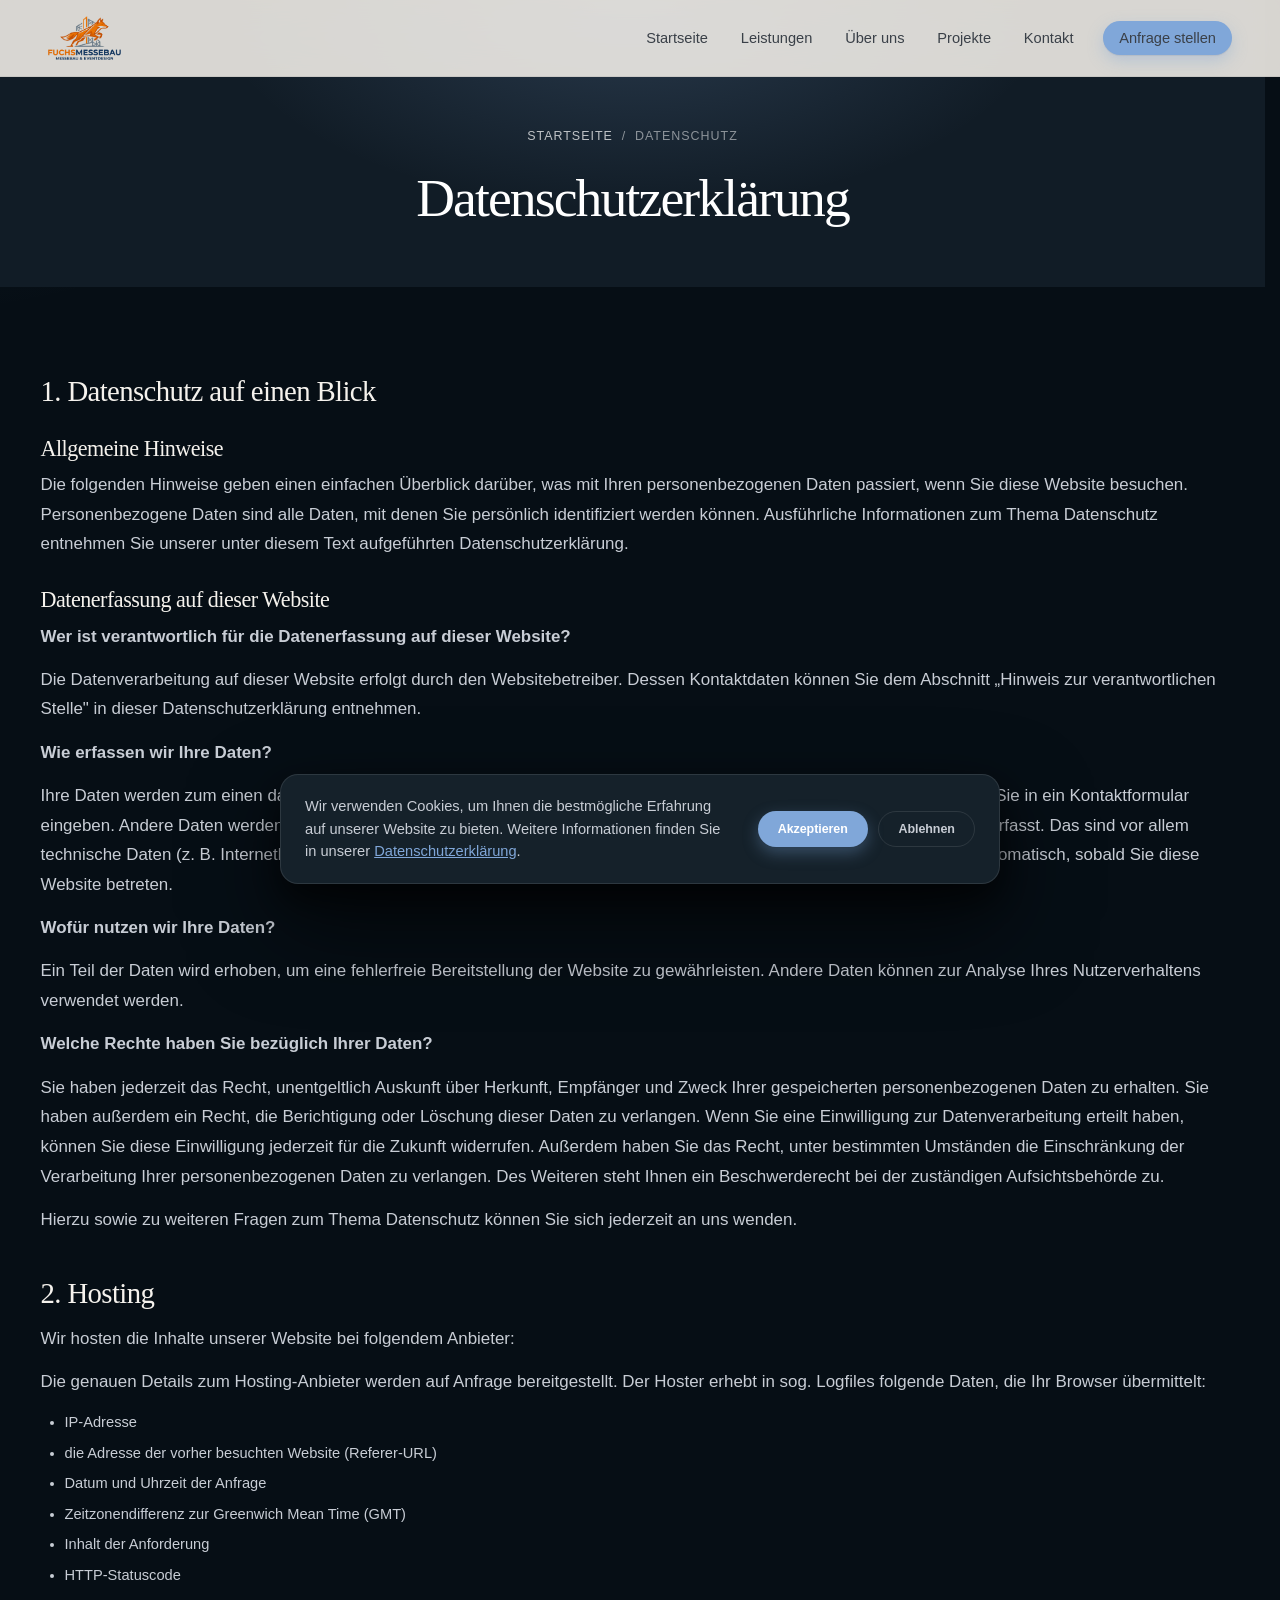
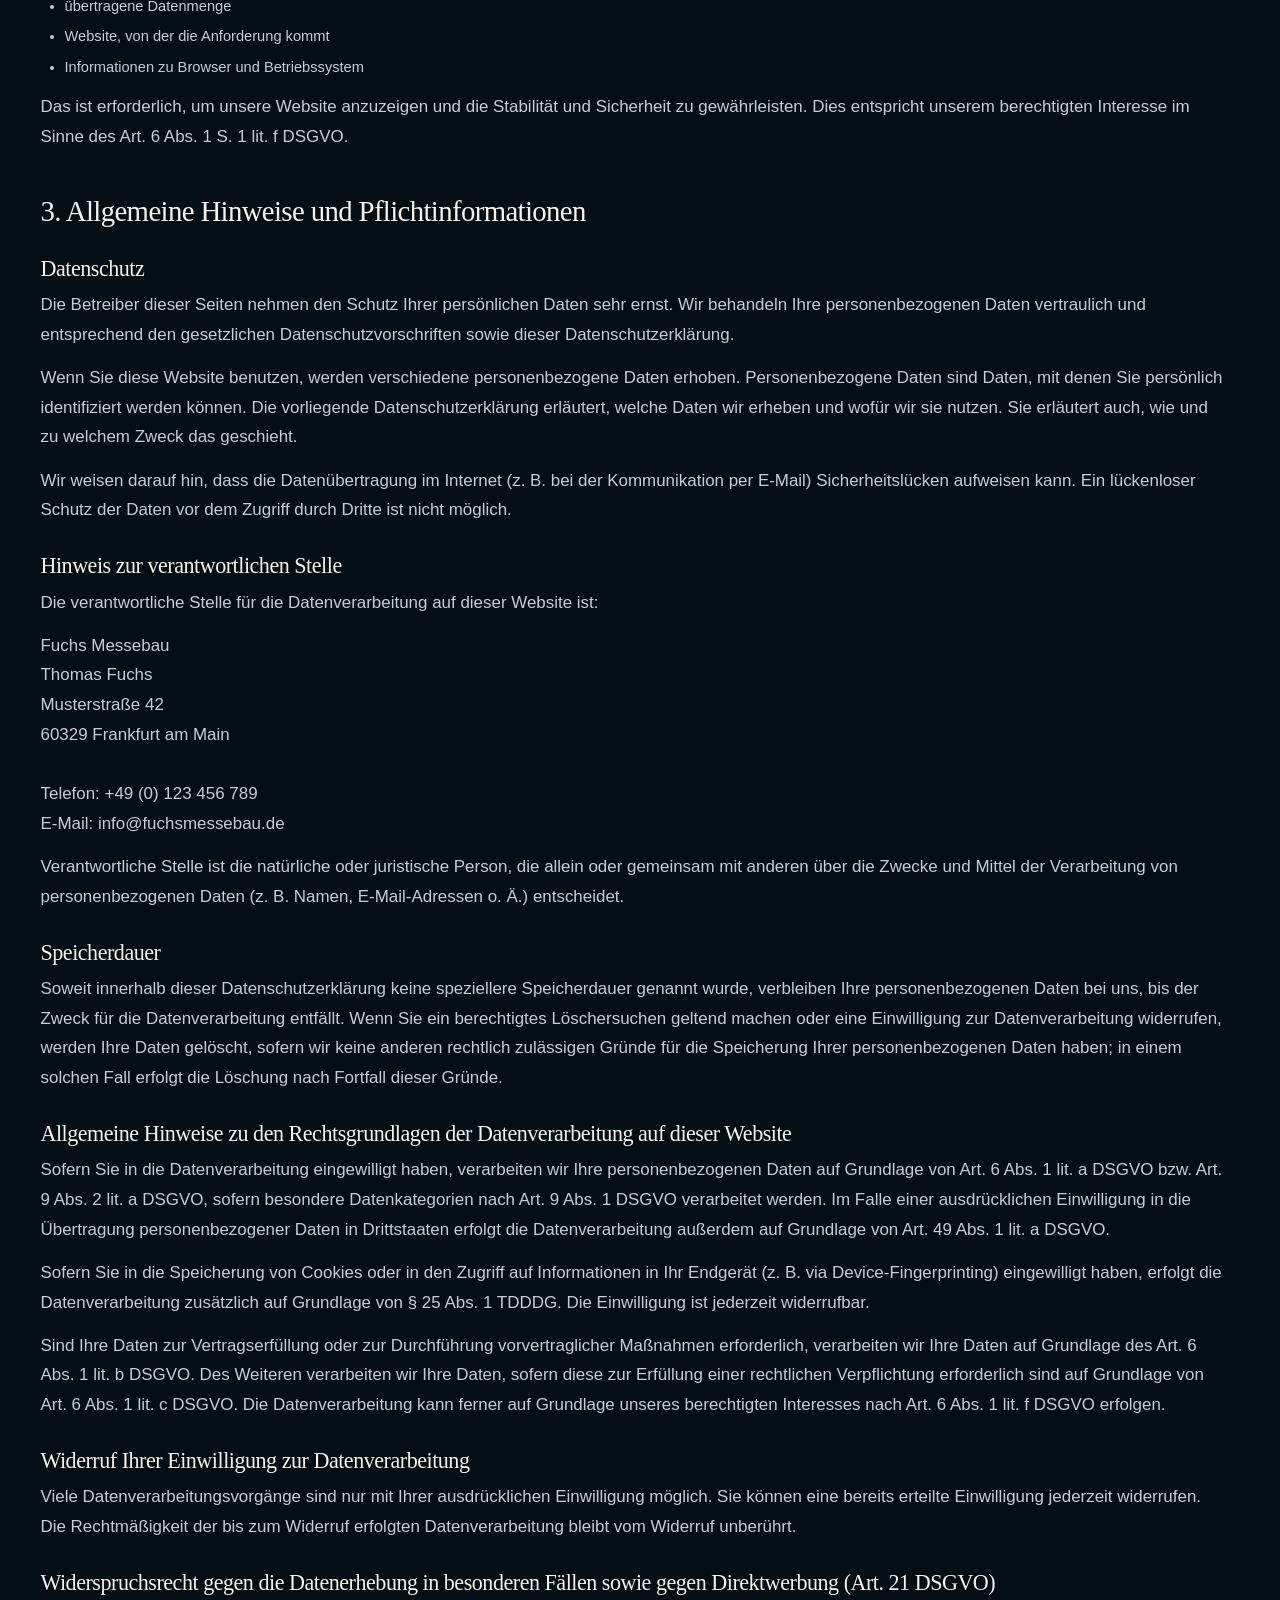
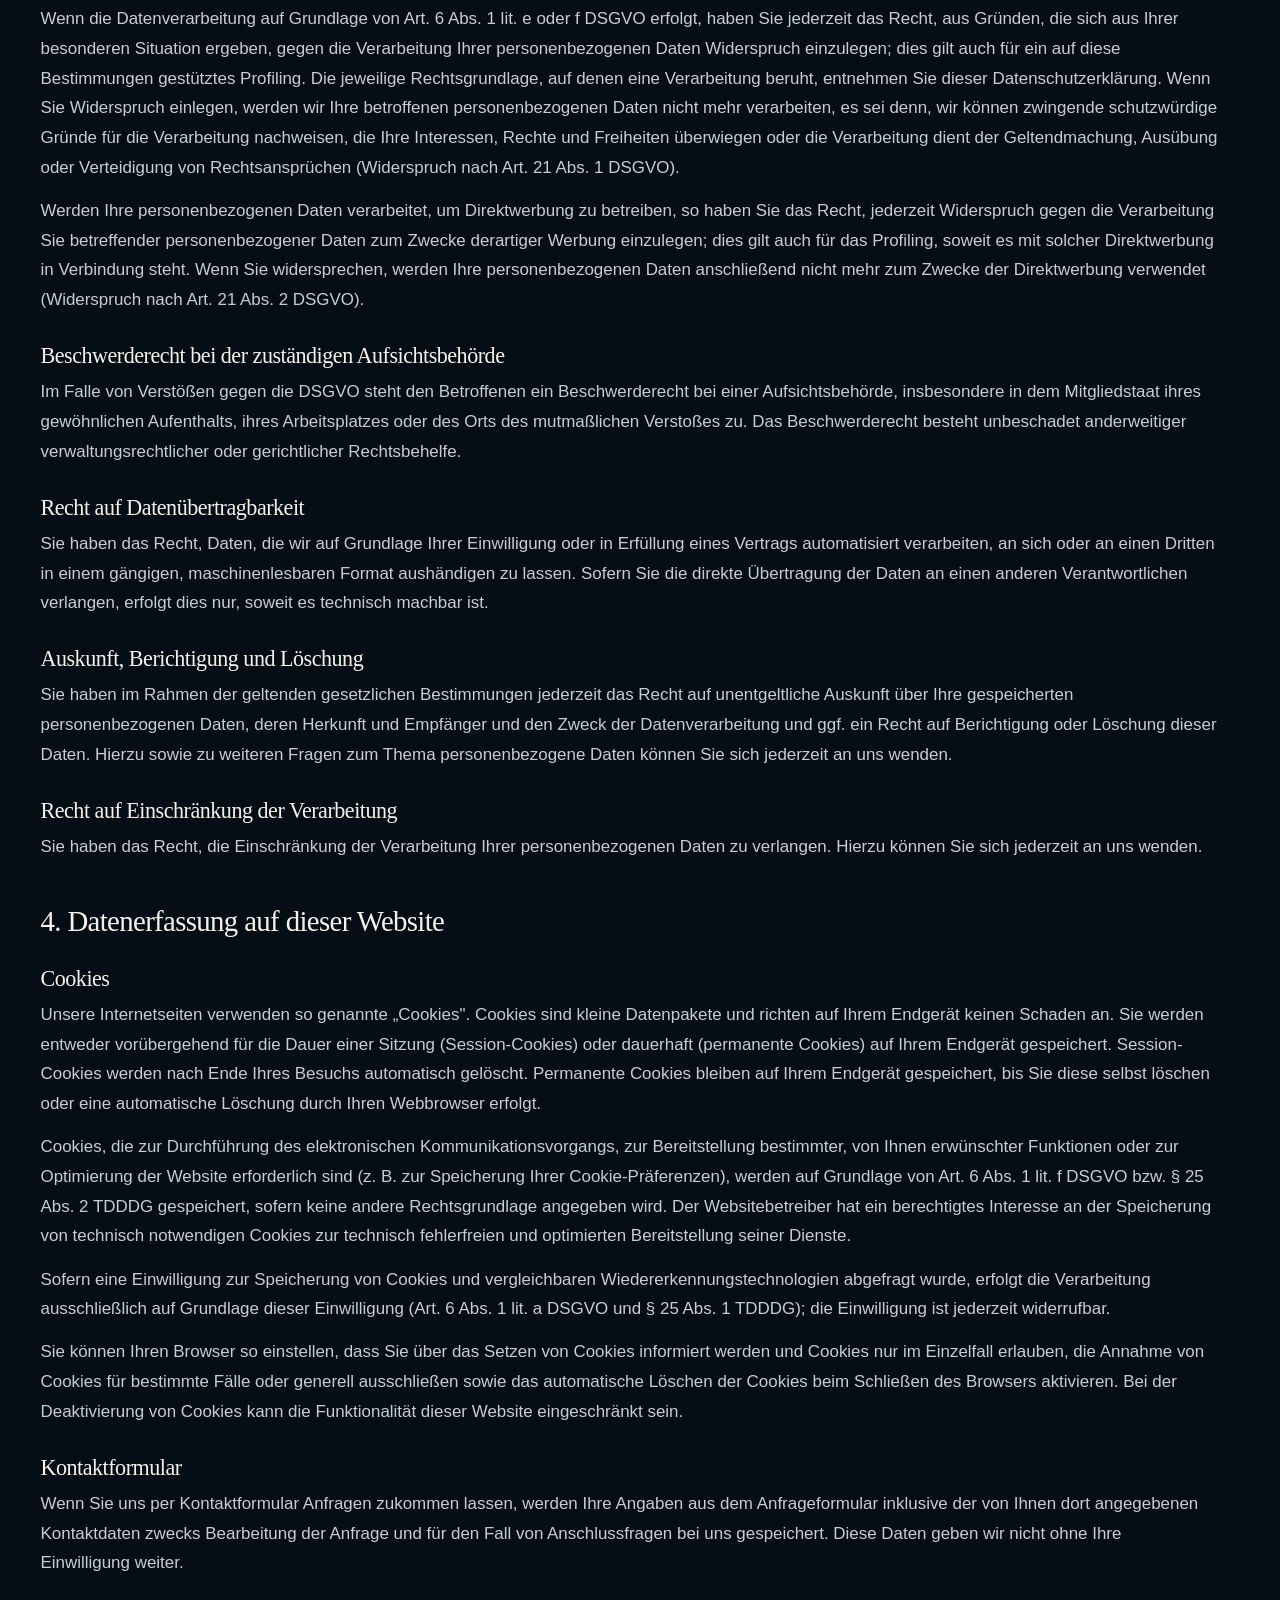
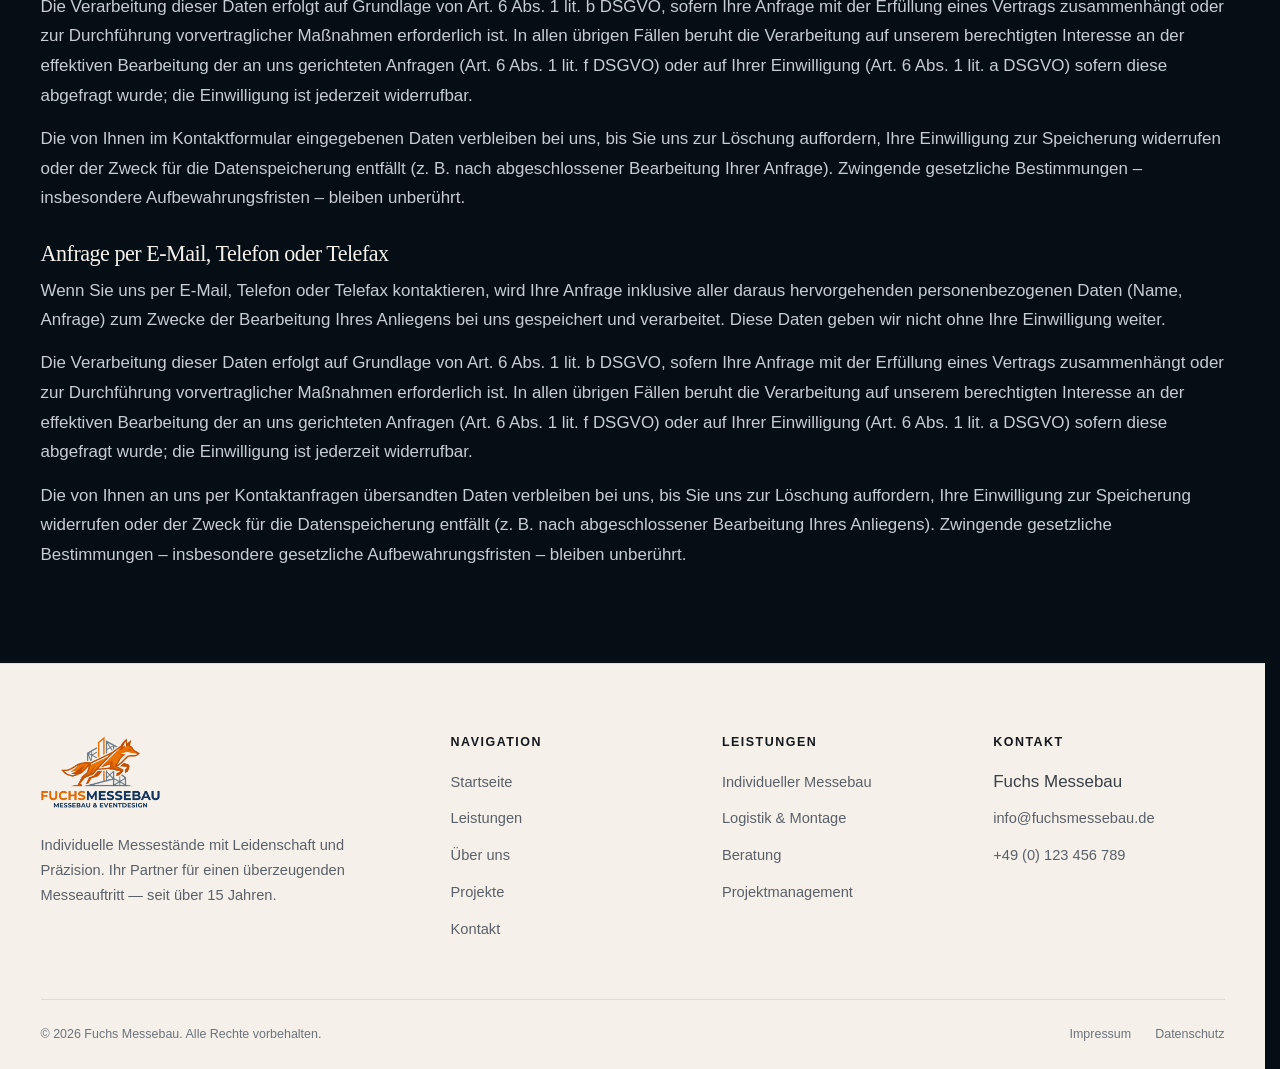
<file: datenschutz.html>
<!DOCTYPE html>
<html lang="de" data-theme="dark">
<head>
  <meta charset="UTF-8">
  <meta name="viewport" content="width=device-width, initial-scale=1.0">
  <meta name="theme-color" content="#1e3a5f">
  <link rel="icon" type="image/png" href="bilder/logo_transparent.png">
  <link rel="manifest" href="/site.webmanifest">
  <title>Datenschutzerklärung – Fuchs Messebau</title>
  <meta name="description" content="Datenschutzerklärung der Fuchs Messebau. Informationen zur Verarbeitung personenbezogener Daten gemäß DSGVO.">
  <meta name="robots" content="noindex, follow">
  <link rel="canonical" href="https://fuchsmessebau.de/datenschutz.html">
    <meta property="og:image" content="https://fuchsmessebau.de/og-image.jpg">
  <meta property="og:image:width" content="1200">
  <meta property="og:image:height" content="630">
  <meta property="og:image:alt" content="Fuchs Messebau - individuelle Messestände">
  <meta name="twitter:card" content="summary_large_image">
  <meta name="twitter:image" content="https://fuchsmessebau.de/og-image.jpg">
  <link rel="stylesheet" href="css/style.css">
</head>
<body>

  <!-- Header -->
  <header class="site-header" id="siteHeader">
    <div class="container header-inner">
      <a href="index.html" class="logo" aria-label="Fuchs Messebau Startseite">
        <img src="bilder/logo_transparent.png" alt="Fuchs Messebau" class="logo-img" width="160" height="44" decoding="async">
      </a>
      <button class="hamburger" id="hamburger" aria-label="Menü öffnen" aria-expanded="false">
        <span></span><span></span><span></span>
      </button>
      <div class="nav-overlay" id="navOverlay"></div>
      <nav class="main-nav" id="mainNav" aria-label="Hauptnavigation">
        <ul class="nav-list">
          <li><a href="index.html">Startseite</a></li>
          <li><a href="leistungen.html">Leistungen</a></li>
          <li><a href="ueber-uns.html">Über uns</a></li>
          <li><a href="projekte.html">Projekte</a></li>
          <li><a href="kontakt.html">Kontakt</a></li>
          <li class="nav-cta"><a href="kontakt.html" class="btn btn-primary btn-sm">Anfrage stellen</a></li>
        </ul>
      </nav>
    </div>
  </header>

  <main>

    <!-- Page Header -->
    <section class="page-header">
      <div class="container">
        <nav class="breadcrumb" aria-label="Breadcrumb">
          <a href="index.html">Startseite</a>
          <span>/</span>
          <span>Datenschutz</span>
        </nav>
        <h1>Datenschutzerklärung</h1>
      </div>
    </section>

    <!-- Legal Content -->
    <section class="legal-content">
      <div class="container">

        <h2>1. Datenschutz auf einen Blick</h2>

        <h3>Allgemeine Hinweise</h3>
        <p>Die folgenden Hinweise geben einen einfachen Überblick darüber, was mit Ihren personenbezogenen Daten passiert, wenn Sie diese Website besuchen. Personenbezogene Daten sind alle Daten, mit denen Sie persönlich identifiziert werden können. Ausführliche Informationen zum Thema Datenschutz entnehmen Sie unserer unter diesem Text aufgeführten Datenschutzerklärung.</p>

        <h3>Datenerfassung auf dieser Website</h3>
        <p><strong>Wer ist verantwortlich für die Datenerfassung auf dieser Website?</strong></p>
        <p>Die Datenverarbeitung auf dieser Website erfolgt durch den Websitebetreiber. Dessen Kontaktdaten können Sie dem Abschnitt „Hinweis zur verantwortlichen Stelle" in dieser Datenschutzerklärung entnehmen.</p>

        <p><strong>Wie erfassen wir Ihre Daten?</strong></p>
        <p>Ihre Daten werden zum einen dadurch erhoben, dass Sie uns diese mitteilen. Hierbei kann es sich z.&nbsp;B. um Daten handeln, die Sie in ein Kontaktformular eingeben. Andere Daten werden automatisch oder nach Ihrer Einwilligung beim Besuch der Website durch unsere IT-Systeme erfasst. Das sind vor allem technische Daten (z.&nbsp;B. Internetbrowser, Betriebssystem oder Uhrzeit des Seitenaufrufs). Die Erfassung dieser Daten erfolgt automatisch, sobald Sie diese Website betreten.</p>

        <p><strong>Wofür nutzen wir Ihre Daten?</strong></p>
        <p>Ein Teil der Daten wird erhoben, um eine fehlerfreie Bereitstellung der Website zu gewährleisten. Andere Daten können zur Analyse Ihres Nutzerverhaltens verwendet werden.</p>

        <p><strong>Welche Rechte haben Sie bezüglich Ihrer Daten?</strong></p>
        <p>Sie haben jederzeit das Recht, unentgeltlich Auskunft über Herkunft, Empfänger und Zweck Ihrer gespeicherten personenbezogenen Daten zu erhalten. Sie haben außerdem ein Recht, die Berichtigung oder Löschung dieser Daten zu verlangen. Wenn Sie eine Einwilligung zur Datenverarbeitung erteilt haben, können Sie diese Einwilligung jederzeit für die Zukunft widerrufen. Außerdem haben Sie das Recht, unter bestimmten Umständen die Einschränkung der Verarbeitung Ihrer personenbezogenen Daten zu verlangen. Des Weiteren steht Ihnen ein Beschwerderecht bei der zuständigen Aufsichtsbehörde zu.</p>
        <p>Hierzu sowie zu weiteren Fragen zum Thema Datenschutz können Sie sich jederzeit an uns wenden.</p>

        <h2>2. Hosting</h2>
        <p>Wir hosten die Inhalte unserer Website bei folgendem Anbieter:</p>
        <p>Die genauen Details zum Hosting-Anbieter werden auf Anfrage bereitgestellt. Der Hoster erhebt in sog. Logfiles folgende Daten, die Ihr Browser übermittelt:</p>
        <ul>
          <li>IP-Adresse</li>
          <li>die Adresse der vorher besuchten Website (Referer-URL)</li>
          <li>Datum und Uhrzeit der Anfrage</li>
          <li>Zeitzonendifferenz zur Greenwich Mean Time (GMT)</li>
          <li>Inhalt der Anforderung</li>
          <li>HTTP-Statuscode</li>
          <li>übertragene Datenmenge</li>
          <li>Website, von der die Anforderung kommt</li>
          <li>Informationen zu Browser und Betriebssystem</li>
        </ul>
        <p>Das ist erforderlich, um unsere Website anzuzeigen und die Stabilität und Sicherheit zu gewährleisten. Dies entspricht unserem berechtigten Interesse im Sinne des Art. 6 Abs. 1 S. 1 lit. f DSGVO.</p>

        <h2>3. Allgemeine Hinweise und Pflichtinformationen</h2>

        <h3>Datenschutz</h3>
        <p>Die Betreiber dieser Seiten nehmen den Schutz Ihrer persönlichen Daten sehr ernst. Wir behandeln Ihre personenbezogenen Daten vertraulich und entsprechend den gesetzlichen Datenschutzvorschriften sowie dieser Datenschutzerklärung.</p>
        <p>Wenn Sie diese Website benutzen, werden verschiedene personenbezogene Daten erhoben. Personenbezogene Daten sind Daten, mit denen Sie persönlich identifiziert werden können. Die vorliegende Datenschutzerklärung erläutert, welche Daten wir erheben und wofür wir sie nutzen. Sie erläutert auch, wie und zu welchem Zweck das geschieht.</p>
        <p>Wir weisen darauf hin, dass die Datenübertragung im Internet (z.&nbsp;B. bei der Kommunikation per E-Mail) Sicherheitslücken aufweisen kann. Ein lückenloser Schutz der Daten vor dem Zugriff durch Dritte ist nicht möglich.</p>

        <h3>Hinweis zur verantwortlichen Stelle</h3>
        <p>Die verantwortliche Stelle für die Datenverarbeitung auf dieser Website ist:</p>
        <p>
          Fuchs Messebau<br>
          Thomas Fuchs<br>
          Musterstraße 42<br>
          60329 Frankfurt am Main<br><br>
          Telefon: +49 (0) 123 456 789<br>
          E-Mail: info@fuchsmessebau.de
        </p>
        <p>Verantwortliche Stelle ist die natürliche oder juristische Person, die allein oder gemeinsam mit anderen über die Zwecke und Mittel der Verarbeitung von personenbezogenen Daten (z.&nbsp;B. Namen, E-Mail-Adressen o. Ä.) entscheidet.</p>

        <h3>Speicherdauer</h3>
        <p>Soweit innerhalb dieser Datenschutzerklärung keine speziellere Speicherdauer genannt wurde, verbleiben Ihre personenbezogenen Daten bei uns, bis der Zweck für die Datenverarbeitung entfällt. Wenn Sie ein berechtigtes Löschersuchen geltend machen oder eine Einwilligung zur Datenverarbeitung widerrufen, werden Ihre Daten gelöscht, sofern wir keine anderen rechtlich zulässigen Gründe für die Speicherung Ihrer personenbezogenen Daten haben; in einem solchen Fall erfolgt die Löschung nach Fortfall dieser Gründe.</p>

        <h3>Allgemeine Hinweise zu den Rechtsgrundlagen der Datenverarbeitung auf dieser Website</h3>
        <p>Sofern Sie in die Datenverarbeitung eingewilligt haben, verarbeiten wir Ihre personenbezogenen Daten auf Grundlage von Art. 6 Abs. 1 lit. a DSGVO bzw. Art. 9 Abs. 2 lit. a DSGVO, sofern besondere Datenkategorien nach Art. 9 Abs. 1 DSGVO verarbeitet werden. Im Falle einer ausdrücklichen Einwilligung in die Übertragung personenbezogener Daten in Drittstaaten erfolgt die Datenverarbeitung außerdem auf Grundlage von Art. 49 Abs. 1 lit. a DSGVO.</p>
        <p>Sofern Sie in die Speicherung von Cookies oder in den Zugriff auf Informationen in Ihr Endgerät (z.&nbsp;B. via Device-Fingerprinting) eingewilligt haben, erfolgt die Datenverarbeitung zusätzlich auf Grundlage von § 25 Abs. 1 TDDDG. Die Einwilligung ist jederzeit widerrufbar.</p>
        <p>Sind Ihre Daten zur Vertragserfüllung oder zur Durchführung vorvertraglicher Maßnahmen erforderlich, verarbeiten wir Ihre Daten auf Grundlage des Art. 6 Abs. 1 lit. b DSGVO. Des Weiteren verarbeiten wir Ihre Daten, sofern diese zur Erfüllung einer rechtlichen Verpflichtung erforderlich sind auf Grundlage von Art. 6 Abs. 1 lit. c DSGVO. Die Datenverarbeitung kann ferner auf Grundlage unseres berechtigten Interesses nach Art. 6 Abs. 1 lit. f DSGVO erfolgen.</p>

        <h3>Widerruf Ihrer Einwilligung zur Datenverarbeitung</h3>
        <p>Viele Datenverarbeitungsvorgänge sind nur mit Ihrer ausdrücklichen Einwilligung möglich. Sie können eine bereits erteilte Einwilligung jederzeit widerrufen. Die Rechtmäßigkeit der bis zum Widerruf erfolgten Datenverarbeitung bleibt vom Widerruf unberührt.</p>

        <h3>Widerspruchsrecht gegen die Datenerhebung in besonderen Fällen sowie gegen Direktwerbung (Art. 21 DSGVO)</h3>
        <p>Wenn die Datenverarbeitung auf Grundlage von Art. 6 Abs. 1 lit. e oder f DSGVO erfolgt, haben Sie jederzeit das Recht, aus Gründen, die sich aus Ihrer besonderen Situation ergeben, gegen die Verarbeitung Ihrer personenbezogenen Daten Widerspruch einzulegen; dies gilt auch für ein auf diese Bestimmungen gestütztes Profiling. Die jeweilige Rechtsgrundlage, auf denen eine Verarbeitung beruht, entnehmen Sie dieser Datenschutzerklärung. Wenn Sie Widerspruch einlegen, werden wir Ihre betroffenen personenbezogenen Daten nicht mehr verarbeiten, es sei denn, wir können zwingende schutzwürdige Gründe für die Verarbeitung nachweisen, die Ihre Interessen, Rechte und Freiheiten überwiegen oder die Verarbeitung dient der Geltendmachung, Ausübung oder Verteidigung von Rechtsansprüchen (Widerspruch nach Art. 21 Abs. 1 DSGVO).</p>
        <p>Werden Ihre personenbezogenen Daten verarbeitet, um Direktwerbung zu betreiben, so haben Sie das Recht, jederzeit Widerspruch gegen die Verarbeitung Sie betreffender personenbezogener Daten zum Zwecke derartiger Werbung einzulegen; dies gilt auch für das Profiling, soweit es mit solcher Direktwerbung in Verbindung steht. Wenn Sie widersprechen, werden Ihre personenbezogenen Daten anschließend nicht mehr zum Zwecke der Direktwerbung verwendet (Widerspruch nach Art. 21 Abs. 2 DSGVO).</p>

        <h3>Beschwerderecht bei der zuständigen Aufsichtsbehörde</h3>
        <p>Im Falle von Verstößen gegen die DSGVO steht den Betroffenen ein Beschwerderecht bei einer Aufsichtsbehörde, insbesondere in dem Mitgliedstaat ihres gewöhnlichen Aufenthalts, ihres Arbeitsplatzes oder des Orts des mutmaßlichen Verstoßes zu. Das Beschwerderecht besteht unbeschadet anderweitiger verwaltungsrechtlicher oder gerichtlicher Rechtsbehelfe.</p>

        <h3>Recht auf Datenübertragbarkeit</h3>
        <p>Sie haben das Recht, Daten, die wir auf Grundlage Ihrer Einwilligung oder in Erfüllung eines Vertrags automatisiert verarbeiten, an sich oder an einen Dritten in einem gängigen, maschinenlesbaren Format aushändigen zu lassen. Sofern Sie die direkte Übertragung der Daten an einen anderen Verantwortlichen verlangen, erfolgt dies nur, soweit es technisch machbar ist.</p>

        <h3>Auskunft, Berichtigung und Löschung</h3>
        <p>Sie haben im Rahmen der geltenden gesetzlichen Bestimmungen jederzeit das Recht auf unentgeltliche Auskunft über Ihre gespeicherten personenbezogenen Daten, deren Herkunft und Empfänger und den Zweck der Datenverarbeitung und ggf. ein Recht auf Berichtigung oder Löschung dieser Daten. Hierzu sowie zu weiteren Fragen zum Thema personenbezogene Daten können Sie sich jederzeit an uns wenden.</p>

        <h3>Recht auf Einschränkung der Verarbeitung</h3>
        <p>Sie haben das Recht, die Einschränkung der Verarbeitung Ihrer personenbezogenen Daten zu verlangen. Hierzu können Sie sich jederzeit an uns wenden.</p>

        <h2>4. Datenerfassung auf dieser Website</h2>

        <h3>Cookies</h3>
        <p>Unsere Internetseiten verwenden so genannte „Cookies". Cookies sind kleine Datenpakete und richten auf Ihrem Endgerät keinen Schaden an. Sie werden entweder vorübergehend für die Dauer einer Sitzung (Session-Cookies) oder dauerhaft (permanente Cookies) auf Ihrem Endgerät gespeichert. Session-Cookies werden nach Ende Ihres Besuchs automatisch gelöscht. Permanente Cookies bleiben auf Ihrem Endgerät gespeichert, bis Sie diese selbst löschen oder eine automatische Löschung durch Ihren Webbrowser erfolgt.</p>
        <p>Cookies, die zur Durchführung des elektronischen Kommunikationsvorgangs, zur Bereitstellung bestimmter, von Ihnen erwünschter Funktionen oder zur Optimierung der Website erforderlich sind (z.&nbsp;B. zur Speicherung Ihrer Cookie-Präferenzen), werden auf Grundlage von Art. 6 Abs. 1 lit. f DSGVO bzw. § 25 Abs. 2 TDDDG gespeichert, sofern keine andere Rechtsgrundlage angegeben wird. Der Websitebetreiber hat ein berechtigtes Interesse an der Speicherung von technisch notwendigen Cookies zur technisch fehlerfreien und optimierten Bereitstellung seiner Dienste.</p>
        <p>Sofern eine Einwilligung zur Speicherung von Cookies und vergleichbaren Wiedererkennungstechnologien abgefragt wurde, erfolgt die Verarbeitung ausschließlich auf Grundlage dieser Einwilligung (Art. 6 Abs. 1 lit. a DSGVO und § 25 Abs. 1 TDDDG); die Einwilligung ist jederzeit widerrufbar.</p>
        <p>Sie können Ihren Browser so einstellen, dass Sie über das Setzen von Cookies informiert werden und Cookies nur im Einzelfall erlauben, die Annahme von Cookies für bestimmte Fälle oder generell ausschließen sowie das automatische Löschen der Cookies beim Schließen des Browsers aktivieren. Bei der Deaktivierung von Cookies kann die Funktionalität dieser Website eingeschränkt sein.</p>

        <h3>Kontaktformular</h3>
        <p>Wenn Sie uns per Kontaktformular Anfragen zukommen lassen, werden Ihre Angaben aus dem Anfrageformular inklusive der von Ihnen dort angegebenen Kontaktdaten zwecks Bearbeitung der Anfrage und für den Fall von Anschlussfragen bei uns gespeichert. Diese Daten geben wir nicht ohne Ihre Einwilligung weiter.</p>
        <p>Die Verarbeitung dieser Daten erfolgt auf Grundlage von Art. 6 Abs. 1 lit. b DSGVO, sofern Ihre Anfrage mit der Erfüllung eines Vertrags zusammenhängt oder zur Durchführung vorvertraglicher Maßnahmen erforderlich ist. In allen übrigen Fällen beruht die Verarbeitung auf unserem berechtigten Interesse an der effektiven Bearbeitung der an uns gerichteten Anfragen (Art. 6 Abs. 1 lit. f DSGVO) oder auf Ihrer Einwilligung (Art. 6 Abs. 1 lit. a DSGVO) sofern diese abgefragt wurde; die Einwilligung ist jederzeit widerrufbar.</p>
        <p>Die von Ihnen im Kontaktformular eingegebenen Daten verbleiben bei uns, bis Sie uns zur Löschung auffordern, Ihre Einwilligung zur Speicherung widerrufen oder der Zweck für die Datenspeicherung entfällt (z.&nbsp;B. nach abgeschlossener Bearbeitung Ihrer Anfrage). Zwingende gesetzliche Bestimmungen – insbesondere Aufbewahrungsfristen – bleiben unberührt.</p>

        <h3>Anfrage per E-Mail, Telefon oder Telefax</h3>
        <p>Wenn Sie uns per E-Mail, Telefon oder Telefax kontaktieren, wird Ihre Anfrage inklusive aller daraus hervorgehenden personenbezogenen Daten (Name, Anfrage) zum Zwecke der Bearbeitung Ihres Anliegens bei uns gespeichert und verarbeitet. Diese Daten geben wir nicht ohne Ihre Einwilligung weiter.</p>
        <p>Die Verarbeitung dieser Daten erfolgt auf Grundlage von Art. 6 Abs. 1 lit. b DSGVO, sofern Ihre Anfrage mit der Erfüllung eines Vertrags zusammenhängt oder zur Durchführung vorvertraglicher Maßnahmen erforderlich ist. In allen übrigen Fällen beruht die Verarbeitung auf unserem berechtigten Interesse an der effektiven Bearbeitung der an uns gerichteten Anfragen (Art. 6 Abs. 1 lit. f DSGVO) oder auf Ihrer Einwilligung (Art. 6 Abs. 1 lit. a DSGVO) sofern diese abgefragt wurde; die Einwilligung ist jederzeit widerrufbar.</p>
        <p>Die von Ihnen an uns per Kontaktanfragen übersandten Daten verbleiben bei uns, bis Sie uns zur Löschung auffordern, Ihre Einwilligung zur Speicherung widerrufen oder der Zweck für die Datenspeicherung entfällt (z.&nbsp;B. nach abgeschlossener Bearbeitung Ihres Anliegens). Zwingende gesetzliche Bestimmungen – insbesondere gesetzliche Aufbewahrungsfristen – bleiben unberührt.</p>

      </div>
    </section>

  </main>

  <!-- Footer -->
  <footer class="site-footer">
    <div class="container">
      <div class="footer-grid">
        <div class="footer-brand">
          <div class="logo footer-logo">
            <img src="bilder/logo_transparent.png" alt="Fuchs Messebau" class="logo-img" width="160" height="44" decoding="async">
          </div>
          <p>Individuelle Messestände mit Leidenschaft und Präzision. Ihr Partner für einen überzeugenden Messeauftritt — seit über 15 Jahren.</p>
        </div>
        <div class="footer-col">
          <h4>Navigation</h4>
          <ul>
            <li><a href="index.html">Startseite</a></li>
            <li><a href="leistungen.html">Leistungen</a></li>
            <li><a href="ueber-uns.html">Über uns</a></li>
            <li><a href="projekte.html">Projekte</a></li>
            <li><a href="kontakt.html">Kontakt</a></li>
          </ul>
        </div>
        <div class="footer-col">
          <h4>Leistungen</h4>
          <ul>
            <li><a href="leistungen.html">Individueller Messebau</a></li>
            <li><a href="leistungen.html">Logistik &amp; Montage</a></li>
            <li><a href="leistungen.html">Beratung</a></li>
            <li><a href="leistungen.html">Projektmanagement</a></li>
          </ul>
        </div>
        <div class="footer-col">
          <h4>Kontakt</h4>
          <ul>
            <li>Fuchs Messebau</li>
            <li><a href="mailto:info@fuchsmessebau.de">info@fuchsmessebau.de</a></li>
            <li><a href="tel:+49123456789">+49 (0) 123 456 789</a></li>
          </ul>
        </div>
      </div>
      <div class="footer-bottom">
        <span>&copy; 2026 Fuchs Messebau. Alle Rechte vorbehalten.</span>
        <div class="footer-legal">
          <a href="impressum.html">Impressum</a>
          <a href="datenschutz.html">Datenschutz</a>
        </div>
      </div>
    </div>
  </footer>

  <!-- Cookie Banner -->
  <div class="cookie-banner" id="cookieBanner" role="dialog" aria-label="Cookie-Hinweis">
    <div class="cookie-inner">
      <p class="cookie-text">Wir verwenden Cookies, um Ihnen die bestmögliche Erfahrung auf unserer Website zu bieten. Weitere Informationen finden Sie in unserer <a href="datenschutz.html">Datenschutzerklärung</a>.</p>
      <div class="cookie-actions">
        <button class="btn btn-primary btn-sm" id="cookieAccept">Akzeptieren</button>
        <button class="btn btn-outline btn-sm" id="cookieDecline">Ablehnen</button>
      </div>
    </div>
  </div>

  <script src="js/main.js" defer></script>
</body>
</html>
</file>
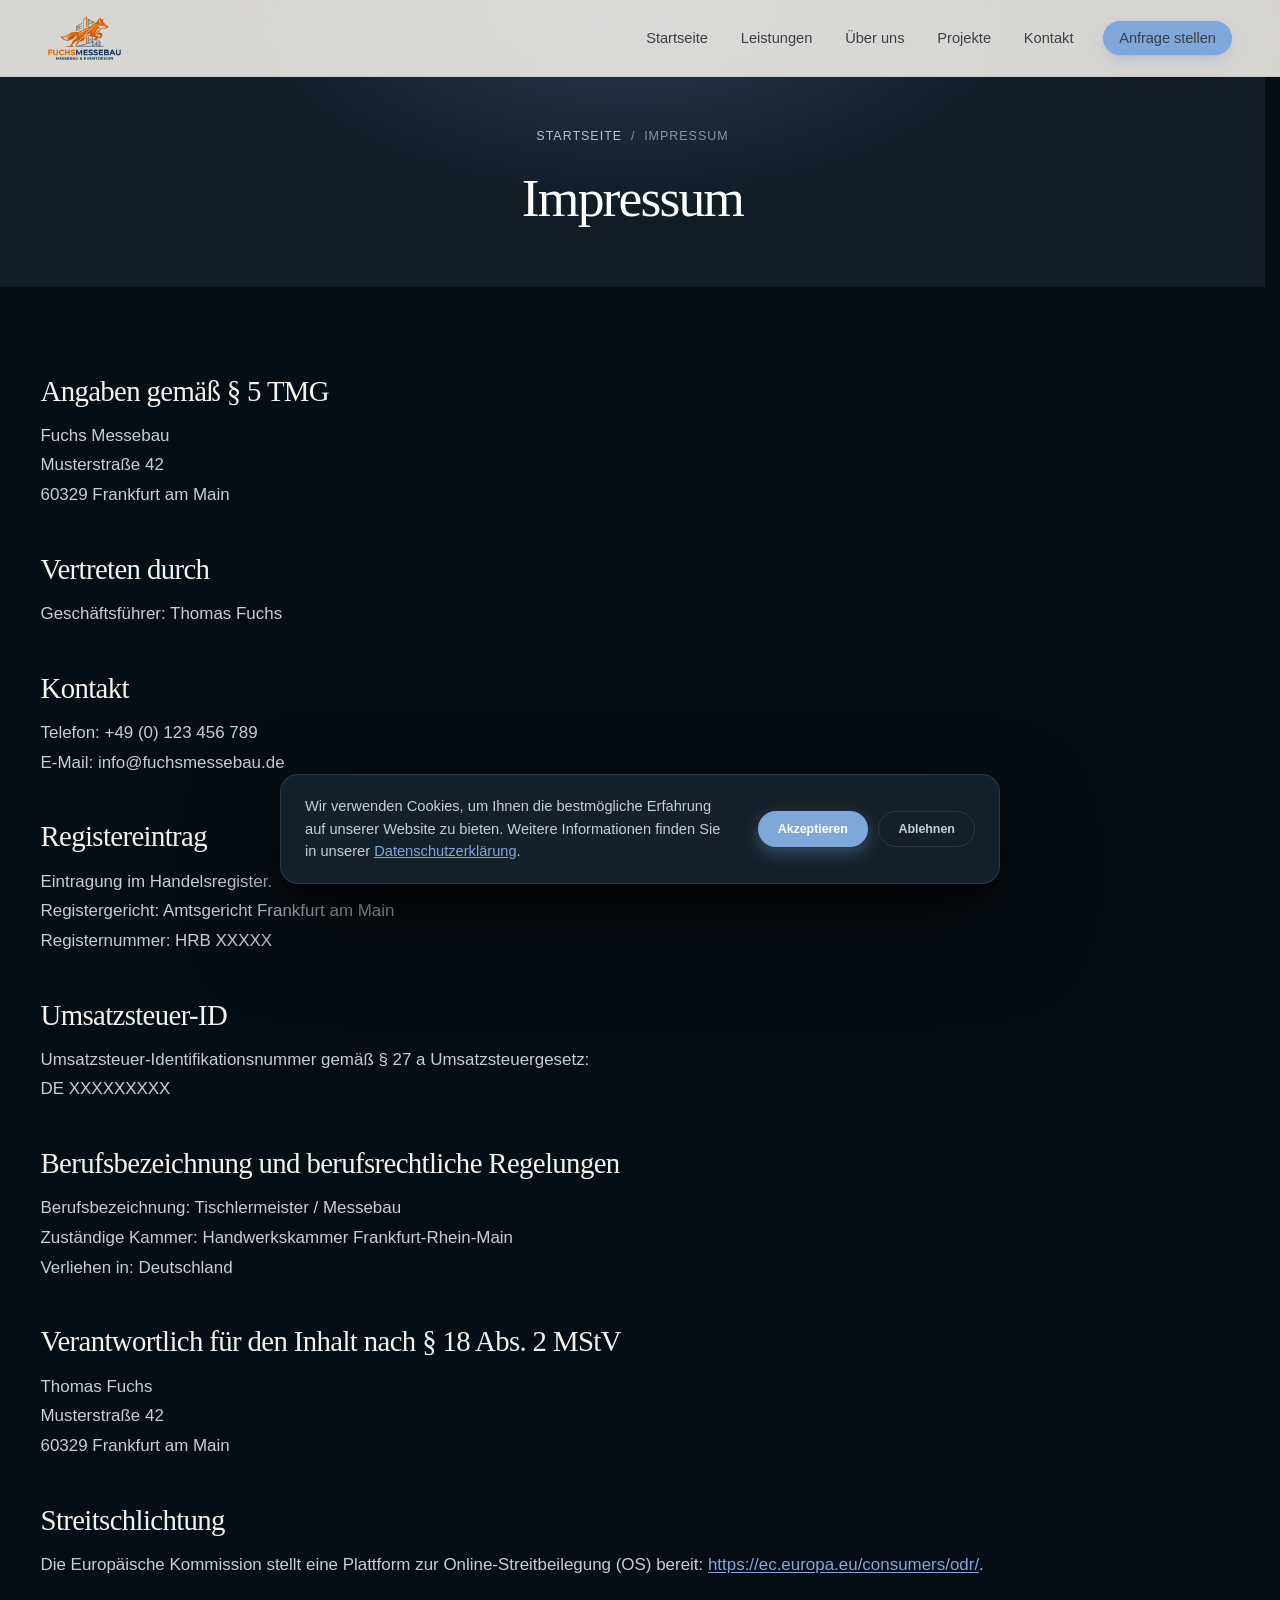
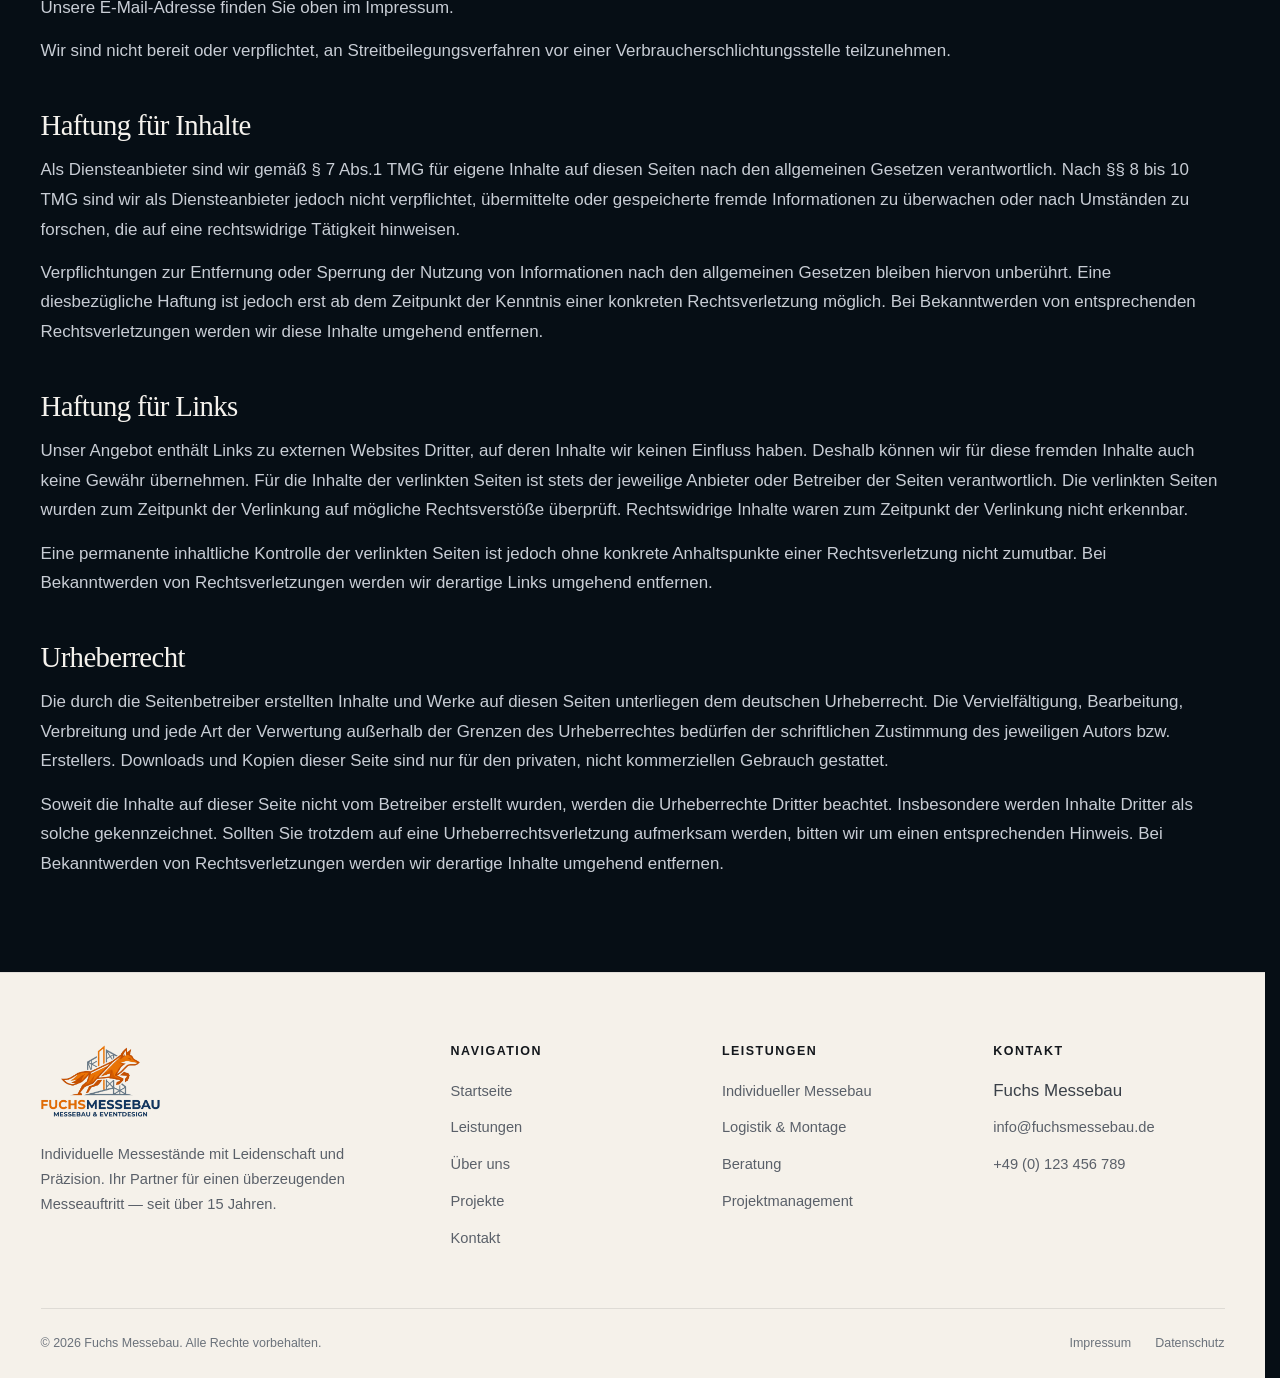
<file: impressum.html>
<!DOCTYPE html>
<html lang="de" data-theme="dark">
<head>
  <meta charset="UTF-8">
  <meta name="viewport" content="width=device-width, initial-scale=1.0">
  <meta name="theme-color" content="#1e3a5f">
  <link rel="icon" type="image/png" href="bilder/logo_transparent.png">
  <link rel="manifest" href="/site.webmanifest">
  <title>Impressum – Fuchs Messebau</title>
  <meta name="description" content="Impressum der Fuchs Messebau. Angaben gemäß § 5 TMG.">
  <meta name="robots" content="noindex, follow">
  <link rel="canonical" href="https://fuchsmessebau.de/impressum.html">
    <meta property="og:image" content="https://fuchsmessebau.de/og-image.jpg">
  <meta property="og:image:width" content="1200">
  <meta property="og:image:height" content="630">
  <meta property="og:image:alt" content="Fuchs Messebau - individuelle Messestände">
  <meta name="twitter:card" content="summary_large_image">
  <meta name="twitter:image" content="https://fuchsmessebau.de/og-image.jpg">
  <link rel="stylesheet" href="css/style.css">
</head>
<body>

  <!-- Header -->
  <header class="site-header" id="siteHeader">
    <div class="container header-inner">
      <a href="index.html" class="logo" aria-label="Fuchs Messebau Startseite">
        <img src="bilder/logo_transparent.png" alt="Fuchs Messebau" class="logo-img" width="160" height="44" decoding="async">
      </a>
      <button class="hamburger" id="hamburger" aria-label="Menü öffnen" aria-expanded="false">
        <span></span><span></span><span></span>
      </button>
      <div class="nav-overlay" id="navOverlay"></div>
      <nav class="main-nav" id="mainNav" aria-label="Hauptnavigation">
        <ul class="nav-list">
          <li><a href="index.html">Startseite</a></li>
          <li><a href="leistungen.html">Leistungen</a></li>
          <li><a href="ueber-uns.html">Über uns</a></li>
          <li><a href="projekte.html">Projekte</a></li>
          <li><a href="kontakt.html">Kontakt</a></li>
          <li class="nav-cta"><a href="kontakt.html" class="btn btn-primary btn-sm">Anfrage stellen</a></li>
        </ul>
      </nav>
    </div>
  </header>

  <main>

    <!-- Page Header -->
    <section class="page-header">
      <div class="container">
        <nav class="breadcrumb" aria-label="Breadcrumb">
          <a href="index.html">Startseite</a>
          <span>/</span>
          <span>Impressum</span>
        </nav>
        <h1>Impressum</h1>
      </div>
    </section>

    <!-- Legal Content -->
    <section class="legal-content">
      <div class="container">

        <h2>Angaben gemäß § 5 TMG</h2>
        <p>
          Fuchs Messebau<br>
          Musterstraße 42<br>
          60329 Frankfurt am Main
        </p>

        <h2>Vertreten durch</h2>
        <p>Geschäftsführer: Thomas Fuchs</p>

        <h2>Kontakt</h2>
        <p>
          Telefon: +49 (0) 123 456 789<br>
          E-Mail: info@fuchsmessebau.de
        </p>

        <h2>Registereintrag</h2>
        <p>
          Eintragung im Handelsregister.<br>
          Registergericht: Amtsgericht Frankfurt am Main<br>
          Registernummer: HRB XXXXX
        </p>

        <h2>Umsatzsteuer-ID</h2>
        <p>
          Umsatzsteuer-Identifikationsnummer gemäß § 27 a Umsatzsteuergesetz:<br>
          DE XXXXXXXXX
        </p>

        <h2>Berufsbezeichnung und berufsrechtliche Regelungen</h2>
        <p>
          Berufsbezeichnung: Tischlermeister / Messebau<br>
          Zuständige Kammer: Handwerkskammer Frankfurt-Rhein-Main<br>
          Verliehen in: Deutschland
        </p>

        <h2>Verantwortlich für den Inhalt nach § 18 Abs. 2 MStV</h2>
        <p>
          Thomas Fuchs<br>
          Musterstraße 42<br>
          60329 Frankfurt am Main
        </p>

        <h2>Streitschlichtung</h2>
        <p>Die Europäische Kommission stellt eine Plattform zur Online-Streitbeilegung (OS) bereit: <a href="https://ec.europa.eu/consumers/odr/" target="_blank" rel="noopener noreferrer">https://ec.europa.eu/consumers/odr/</a>.</p>
        <p>Unsere E-Mail-Adresse finden Sie oben im Impressum.</p>
        <p>Wir sind nicht bereit oder verpflichtet, an Streitbeilegungsverfahren vor einer Verbraucherschlichtungsstelle teilzunehmen.</p>

        <h2>Haftung für Inhalte</h2>
        <p>Als Diensteanbieter sind wir gemäß § 7 Abs.1 TMG für eigene Inhalte auf diesen Seiten nach den allgemeinen Gesetzen verantwortlich. Nach §§ 8 bis 10 TMG sind wir als Diensteanbieter jedoch nicht verpflichtet, übermittelte oder gespeicherte fremde Informationen zu überwachen oder nach Umständen zu forschen, die auf eine rechtswidrige Tätigkeit hinweisen.</p>
        <p>Verpflichtungen zur Entfernung oder Sperrung der Nutzung von Informationen nach den allgemeinen Gesetzen bleiben hiervon unberührt. Eine diesbezügliche Haftung ist jedoch erst ab dem Zeitpunkt der Kenntnis einer konkreten Rechtsverletzung möglich. Bei Bekanntwerden von entsprechenden Rechtsverletzungen werden wir diese Inhalte umgehend entfernen.</p>

        <h2>Haftung für Links</h2>
        <p>Unser Angebot enthält Links zu externen Websites Dritter, auf deren Inhalte wir keinen Einfluss haben. Deshalb können wir für diese fremden Inhalte auch keine Gewähr übernehmen. Für die Inhalte der verlinkten Seiten ist stets der jeweilige Anbieter oder Betreiber der Seiten verantwortlich. Die verlinkten Seiten wurden zum Zeitpunkt der Verlinkung auf mögliche Rechtsverstöße überprüft. Rechtswidrige Inhalte waren zum Zeitpunkt der Verlinkung nicht erkennbar.</p>
        <p>Eine permanente inhaltliche Kontrolle der verlinkten Seiten ist jedoch ohne konkrete Anhaltspunkte einer Rechtsverletzung nicht zumutbar. Bei Bekanntwerden von Rechtsverletzungen werden wir derartige Links umgehend entfernen.</p>

        <h2>Urheberrecht</h2>
        <p>Die durch die Seitenbetreiber erstellten Inhalte und Werke auf diesen Seiten unterliegen dem deutschen Urheberrecht. Die Vervielfältigung, Bearbeitung, Verbreitung und jede Art der Verwertung außerhalb der Grenzen des Urheberrechtes bedürfen der schriftlichen Zustimmung des jeweiligen Autors bzw. Erstellers. Downloads und Kopien dieser Seite sind nur für den privaten, nicht kommerziellen Gebrauch gestattet.</p>
        <p>Soweit die Inhalte auf dieser Seite nicht vom Betreiber erstellt wurden, werden die Urheberrechte Dritter beachtet. Insbesondere werden Inhalte Dritter als solche gekennzeichnet. Sollten Sie trotzdem auf eine Urheberrechtsverletzung aufmerksam werden, bitten wir um einen entsprechenden Hinweis. Bei Bekanntwerden von Rechtsverletzungen werden wir derartige Inhalte umgehend entfernen.</p>

      </div>
    </section>

  </main>

  <!-- Footer -->
  <footer class="site-footer">
    <div class="container">
      <div class="footer-grid">
        <div class="footer-brand">
          <div class="logo footer-logo">
            <img src="bilder/logo_transparent.png" alt="Fuchs Messebau" class="logo-img" width="160" height="44" decoding="async">
          </div>
          <p>Individuelle Messestände mit Leidenschaft und Präzision. Ihr Partner für einen überzeugenden Messeauftritt — seit über 15 Jahren.</p>
        </div>
        <div class="footer-col">
          <h4>Navigation</h4>
          <ul>
            <li><a href="index.html">Startseite</a></li>
            <li><a href="leistungen.html">Leistungen</a></li>
            <li><a href="ueber-uns.html">Über uns</a></li>
            <li><a href="projekte.html">Projekte</a></li>
            <li><a href="kontakt.html">Kontakt</a></li>
          </ul>
        </div>
        <div class="footer-col">
          <h4>Leistungen</h4>
          <ul>
            <li><a href="leistungen.html">Individueller Messebau</a></li>
            <li><a href="leistungen.html">Logistik &amp; Montage</a></li>
            <li><a href="leistungen.html">Beratung</a></li>
            <li><a href="leistungen.html">Projektmanagement</a></li>
          </ul>
        </div>
        <div class="footer-col">
          <h4>Kontakt</h4>
          <ul>
            <li>Fuchs Messebau</li>
            <li><a href="mailto:info@fuchsmessebau.de">info@fuchsmessebau.de</a></li>
            <li><a href="tel:+49123456789">+49 (0) 123 456 789</a></li>
          </ul>
        </div>
      </div>
      <div class="footer-bottom">
        <span>&copy; 2026 Fuchs Messebau. Alle Rechte vorbehalten.</span>
        <div class="footer-legal">
          <a href="impressum.html">Impressum</a>
          <a href="datenschutz.html">Datenschutz</a>
        </div>
      </div>
    </div>
  </footer>

  <!-- Cookie Banner -->
  <div class="cookie-banner" id="cookieBanner" role="dialog" aria-label="Cookie-Hinweis">
    <div class="cookie-inner">
      <p class="cookie-text">Wir verwenden Cookies, um Ihnen die bestmögliche Erfahrung auf unserer Website zu bieten. Weitere Informationen finden Sie in unserer <a href="datenschutz.html">Datenschutzerklärung</a>.</p>
      <div class="cookie-actions">
        <button class="btn btn-primary btn-sm" id="cookieAccept">Akzeptieren</button>
        <button class="btn btn-outline btn-sm" id="cookieDecline">Ablehnen</button>
      </div>
    </div>
  </div>

  <script src="js/main.js" defer></script>
</body>
</html>
</file>
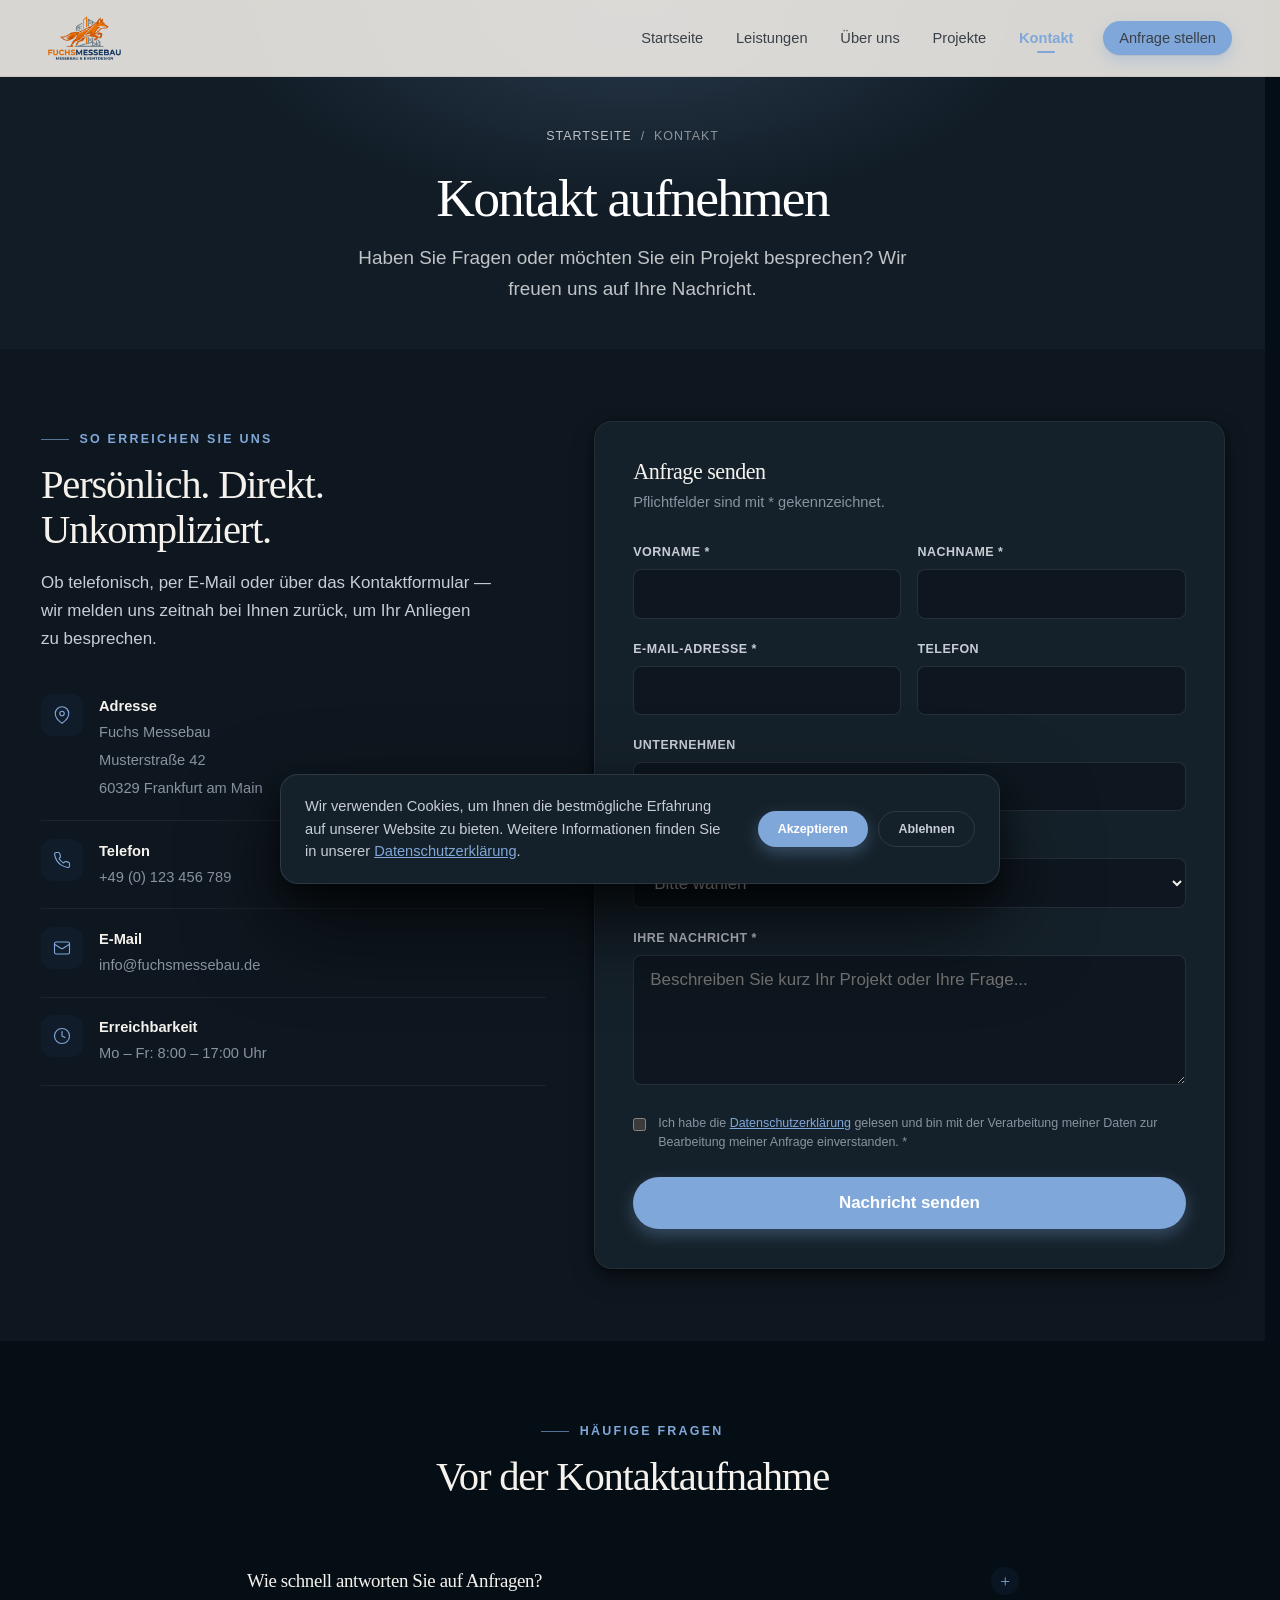
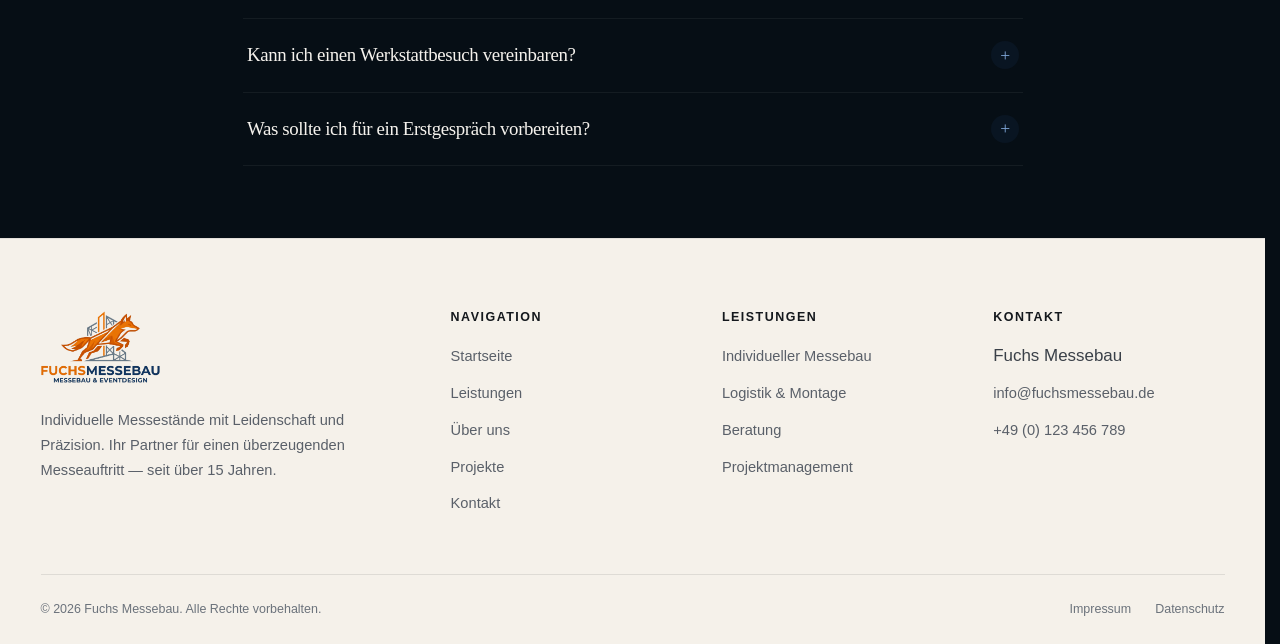
<file: kontakt.html>
<!DOCTYPE html>
<html lang="de" data-theme="dark">
<head>
  <meta charset="UTF-8">
  <meta name="viewport" content="width=device-width, initial-scale=1.0">
  <meta name="theme-color" content="#1e3a5f">
  <link rel="icon" type="image/png" href="bilder/logo_transparent.png">
  <link rel="manifest" href="/site.webmanifest">
  <title>Kontakt – Fuchs Messebau | Jetzt Messestand anfragen</title>
  <meta name="description" content="Kontaktieren Sie Fuchs Messebau für ein unverbindliches Beratungsgespräch. Wir planen Ihren individuellen Messestand — persönlich, kompetent und zuverlässig.">
  <meta name="robots" content="index, follow">
  <link rel="canonical" href="https://fuchsmessebau.de/kontakt.html">
  <meta property="og:title" content="Kontakt – Fuchs Messebau">
  <meta property="og:description" content="Jetzt unverbindlich anfragen. Persönliche Beratung für Ihren individuellen Messestand.">
  <meta property="og:url" content="https://fuchsmessebau.de/kontakt.html">
  <meta property="og:type" content="website">
  <meta property="og:locale" content="de_DE">
  <meta property="og:site_name" content="Fuchs Messebau">
    <meta property="og:image" content="https://fuchsmessebau.de/og-image.jpg">
  <meta property="og:image:width" content="1200">
  <meta property="og:image:height" content="630">
  <meta property="og:image:alt" content="Fuchs Messebau - individuelle Messestände">
  <meta name="twitter:card" content="summary_large_image">
  <meta name="twitter:image" content="https://fuchsmessebau.de/og-image.jpg">
  <link rel="stylesheet" href="css/style.css">
</head>
<body>

  <!-- Header -->
  <header class="site-header" id="siteHeader">
    <div class="container header-inner">
      <a href="index.html" class="logo" aria-label="Fuchs Messebau Startseite">
        <img src="bilder/logo_transparent.png" alt="Fuchs Messebau" class="logo-img" width="160" height="44" decoding="async">
      </a>
      <button class="hamburger" id="hamburger" aria-label="Menü öffnen" aria-expanded="false">
        <span></span><span></span><span></span>
      </button>
      <div class="nav-overlay" id="navOverlay"></div>
      <nav class="main-nav" id="mainNav" aria-label="Hauptnavigation">
        <ul class="nav-list">
          <li><a href="index.html">Startseite</a></li>
          <li><a href="leistungen.html">Leistungen</a></li>
          <li><a href="ueber-uns.html">Über uns</a></li>
          <li><a href="projekte.html">Projekte</a></li>
          <li><a href="kontakt.html" class="active">Kontakt</a></li>
          <li class="nav-cta"><a href="kontakt.html" class="btn btn-primary btn-sm">Anfrage stellen</a></li>
        </ul>
      </nav>
    </div>
  </header>

  <main>

    <!-- Page Header -->
    <section class="page-header">
      <div class="container">
        <nav class="breadcrumb" aria-label="Breadcrumb">
          <a href="index.html">Startseite</a>
          <span>/</span>
          <span>Kontakt</span>
        </nav>
        <h1>Kontakt aufnehmen</h1>
        <p>Haben Sie Fragen oder möchten Sie ein Projekt besprechen? Wir freuen uns auf Ihre Nachricht.</p>
      </div>
    </section>

    <!-- Kontakt Section -->
    <section class="section section-alt">
      <div class="container">
        <div class="contact-grid fade-in">

          <!-- Kontakt-Info -->
          <div class="contact-info">
            <span class="section-label">So erreichen Sie uns</span>
            <h2 class="section-title">Persönlich. Direkt. Unkompliziert.</h2>
            <p>Ob telefonisch, per E-Mail oder über das Kontaktformular — wir melden uns zeitnah bei Ihnen zurück, um Ihr Anliegen zu besprechen.</p>

            <div class="contact-info-list">
              <div class="contact-info-item">
                <div class="contact-info-icon" aria-hidden="true"><svg width="22" height="22" viewBox="0 0 24 24" fill="none" stroke="currentColor" stroke-width="1.5" stroke-linecap="round" stroke-linejoin="round"><path d="M21 10c0 7-9 13-9 13s-9-6-9-13a9 9 0 0 1 18 0Z"/><circle cx="12" cy="10" r="3"/></svg></div>
                <div>
                  <strong>Adresse</strong>
                  <span>Fuchs Messebau<br>Musterstraße 42<br>60329 Frankfurt am Main</span>
                </div>
              </div>
              <div class="contact-info-item">
                <div class="contact-info-icon" aria-hidden="true"><svg width="22" height="22" viewBox="0 0 24 24" fill="none" stroke="currentColor" stroke-width="1.5" stroke-linecap="round" stroke-linejoin="round"><path d="M22 16.92v3a2 2 0 0 1-2.18 2 19.79 19.79 0 0 1-8.63-3.07 19.5 19.5 0 0 1-6-6 19.79 19.79 0 0 1-3.07-8.67A2 2 0 0 1 4.11 2h3a2 2 0 0 1 2 1.72 12.84 12.84 0 0 0 .7 2.81 2 2 0 0 1-.45 2.11L8.09 9.91a16 16 0 0 0 6 6l1.27-1.27a2 2 0 0 1 2.11-.45 12.84 12.84 0 0 0 2.81.7A2 2 0 0 1 22 16.92Z"/></svg></div>
                <div>
                  <strong>Telefon</strong>
                  <span>+49 (0) 123 456 789</span>
                </div>
              </div>
              <div class="contact-info-item">
                <div class="contact-info-icon" aria-hidden="true"><svg width="22" height="22" viewBox="0 0 24 24" fill="none" stroke="currentColor" stroke-width="1.5" stroke-linecap="round" stroke-linejoin="round"><rect x="2" y="4" width="20" height="16" rx="2"/><path d="m22 7-8.97 5.7a1.94 1.94 0 0 1-2.06 0L2 7"/></svg></div>
                <div>
                  <strong>E-Mail</strong>
                  <span>info@fuchsmessebau.de</span>
                </div>
              </div>
              <div class="contact-info-item">
                <div class="contact-info-icon" aria-hidden="true"><svg width="22" height="22" viewBox="0 0 24 24" fill="none" stroke="currentColor" stroke-width="1.5" stroke-linecap="round" stroke-linejoin="round"><circle cx="12" cy="12" r="10"/><polyline points="12 6 12 12 16 14"/></svg></div>
                <div>
                  <strong>Erreichbarkeit</strong>
                  <span>Mo – Fr: 8:00 – 17:00 Uhr</span>
                </div>
              </div>
            </div>
          </div>

          <!-- Kontaktformular -->
          <div class="contact-form">
            <h3 class="contact-form-title">Anfrage senden</h3>
            <p class="contact-form-subtitle">Pflichtfelder sind mit * gekennzeichnet.</p>

            <form id="contactForm" novalidate>
              <div class="form-row">
                <div class="form-group">
                  <label for="firstName">Vorname *</label>
                  <input type="text" id="firstName" name="firstName" required autocomplete="given-name">
                </div>
                <div class="form-group">
                  <label for="lastName">Nachname *</label>
                  <input type="text" id="lastName" name="lastName" required autocomplete="family-name">
                </div>
              </div>
              <div class="form-row">
                <div class="form-group">
                  <label for="email">E-Mail-Adresse *</label>
                  <input type="email" id="email" name="email" required autocomplete="email">
                </div>
                <div class="form-group">
                  <label for="phone">Telefon</label>
                  <input type="tel" id="phone" name="phone" autocomplete="tel">
                </div>
              </div>
              <div class="form-group">
                <label for="company">Unternehmen</label>
                <input type="text" id="company" name="company" autocomplete="organization">
              </div>
              <div class="form-group">
                <label for="subject">Betreff *</label>
                <select id="subject" name="subject" required>
                  <option value="">Bitte wählen</option>
                  <option value="messebau">Individueller Messebau</option>
                  <option value="logistik">Logistik &amp; Montage</option>
                  <option value="beratung">Beratung &amp; Projektmanagement</option>
                  <option value="angebot">Angebotsanfrage</option>
                  <option value="sonstiges">Sonstiges</option>
                </select>
              </div>
              <div class="form-group">
                <label for="message">Ihre Nachricht *</label>
                <textarea id="message" name="message" rows="5" required placeholder="Beschreiben Sie kurz Ihr Projekt oder Ihre Frage..."></textarea>
              </div>

              <!-- Honeypot (Anti-Spam) -->
              <div style="position:absolute;left:-9999px;" aria-hidden="true">
                <label for="website">Website</label>
                <input type="text" id="website" name="website" tabindex="-1" autocomplete="off">
              </div>

              <div class="form-consent">
                <input type="checkbox" id="consent" name="consent" required>
                <label for="consent">Ich habe die <a href="datenschutz.html">Datenschutzerklärung</a> gelesen und bin mit der Verarbeitung meiner Daten zur Bearbeitung meiner Anfrage einverstanden. *</label>
              </div>

              <button type="submit" class="btn btn-primary btn-lg btn-full">Nachricht senden</button>

              <div class="form-status" id="formStatus"></div>
            </form>
          </div>

        </div>
      </div>
    </section>

    <!-- FAQ -->
    <section class="section">
      <div class="container">
        <div class="section-header text-center">
          <span class="section-label">Häufige Fragen</span>
          <h2 class="section-title">Vor der Kontaktaufnahme</h2>
        </div>
        <div class="faq-list fade-in">
          <div class="faq-item">
            <button class="faq-question" aria-expanded="false">
              Wie schnell antworten Sie auf Anfragen?
              <span class="faq-icon" aria-hidden="true">+</span>
            </button>
            <div class="faq-answer"><div class="faq-answer-inner">
              In der Regel melden wir uns innerhalb von 24 Stunden bei Ihnen zurück — an Werktagen oft sogar schneller. Bei dringenden Anliegen empfehlen wir einen Anruf.
            </div></div>
          </div>
          <div class="faq-item">
            <button class="faq-question" aria-expanded="false">
              Kann ich einen Werkstattbesuch vereinbaren?
              <span class="faq-icon" aria-hidden="true">+</span>
            </button>
            <div class="faq-answer"><div class="faq-answer-inner">
              Selbstverständlich! Wir laden Sie gerne in unsere Werkstatt nach Frankfurt ein, damit Sie sich vor Ort ein Bild von unserer Arbeitsweise und Qualität machen können. Vereinbaren Sie einfach einen Termin.
            </div></div>
          </div>
          <div class="faq-item">
            <button class="faq-question" aria-expanded="false">
              Was sollte ich für ein Erstgespräch vorbereiten?
              <span class="faq-icon" aria-hidden="true">+</span>
            </button>
            <div class="faq-answer"><div class="faq-answer-inner">
              Je mehr Informationen wir zu Beginn haben, desto besser können wir Ihnen helfen. Hilfreich sind: Messeort und -termin, gewünschte Standgröße, Budget-Rahmen und Ziele des Messeauftritts. Aber auch ohne diese Details starten wir gerne mit einer offenen Beratung.
            </div></div>
          </div>
        </div>
      </div>
    </section>

  </main>

  <!-- Footer -->
  <footer class="site-footer">
    <div class="container">
      <div class="footer-grid">
        <div class="footer-brand">
          <div class="logo footer-logo">
            <img src="bilder/logo_transparent.png" alt="Fuchs Messebau" class="logo-img" width="160" height="44" decoding="async">
          </div>
          <p>Individuelle Messestände mit Leidenschaft und Präzision. Ihr Partner für einen überzeugenden Messeauftritt — seit über 15 Jahren.</p>
        </div>
        <div class="footer-col">
          <h4>Navigation</h4>
          <ul>
            <li><a href="index.html">Startseite</a></li>
            <li><a href="leistungen.html">Leistungen</a></li>
            <li><a href="ueber-uns.html">Über uns</a></li>
            <li><a href="projekte.html">Projekte</a></li>
            <li><a href="kontakt.html">Kontakt</a></li>
          </ul>
        </div>
        <div class="footer-col">
          <h4>Leistungen</h4>
          <ul>
            <li><a href="leistungen.html">Individueller Messebau</a></li>
            <li><a href="leistungen.html">Logistik &amp; Montage</a></li>
            <li><a href="leistungen.html">Beratung</a></li>
            <li><a href="leistungen.html">Projektmanagement</a></li>
          </ul>
        </div>
        <div class="footer-col">
          <h4>Kontakt</h4>
          <ul>
            <li>Fuchs Messebau</li>
            <li><a href="mailto:info@fuchsmessebau.de">info@fuchsmessebau.de</a></li>
            <li><a href="tel:+49123456789">+49 (0) 123 456 789</a></li>
          </ul>
        </div>
      </div>
      <div class="footer-bottom">
        <span>&copy; 2026 Fuchs Messebau. Alle Rechte vorbehalten.</span>
        <div class="footer-legal">
          <a href="impressum.html">Impressum</a>
          <a href="datenschutz.html">Datenschutz</a>
        </div>
      </div>
    </div>
  </footer>

  <!-- Cookie Banner -->
  <div class="cookie-banner" id="cookieBanner" role="dialog" aria-label="Cookie-Hinweis">
    <div class="cookie-inner">
      <p class="cookie-text">Wir verwenden Cookies, um Ihnen die bestmögliche Erfahrung auf unserer Website zu bieten. Weitere Informationen finden Sie in unserer <a href="datenschutz.html">Datenschutzerklärung</a>.</p>
      <div class="cookie-actions">
        <button class="btn btn-primary btn-sm" id="cookieAccept">Akzeptieren</button>
        <button class="btn btn-outline btn-sm" id="cookieDecline">Ablehnen</button>
      </div>
    </div>
  </div>

  <script src="js/main.js" defer></script>
</body>
</html>
</file>
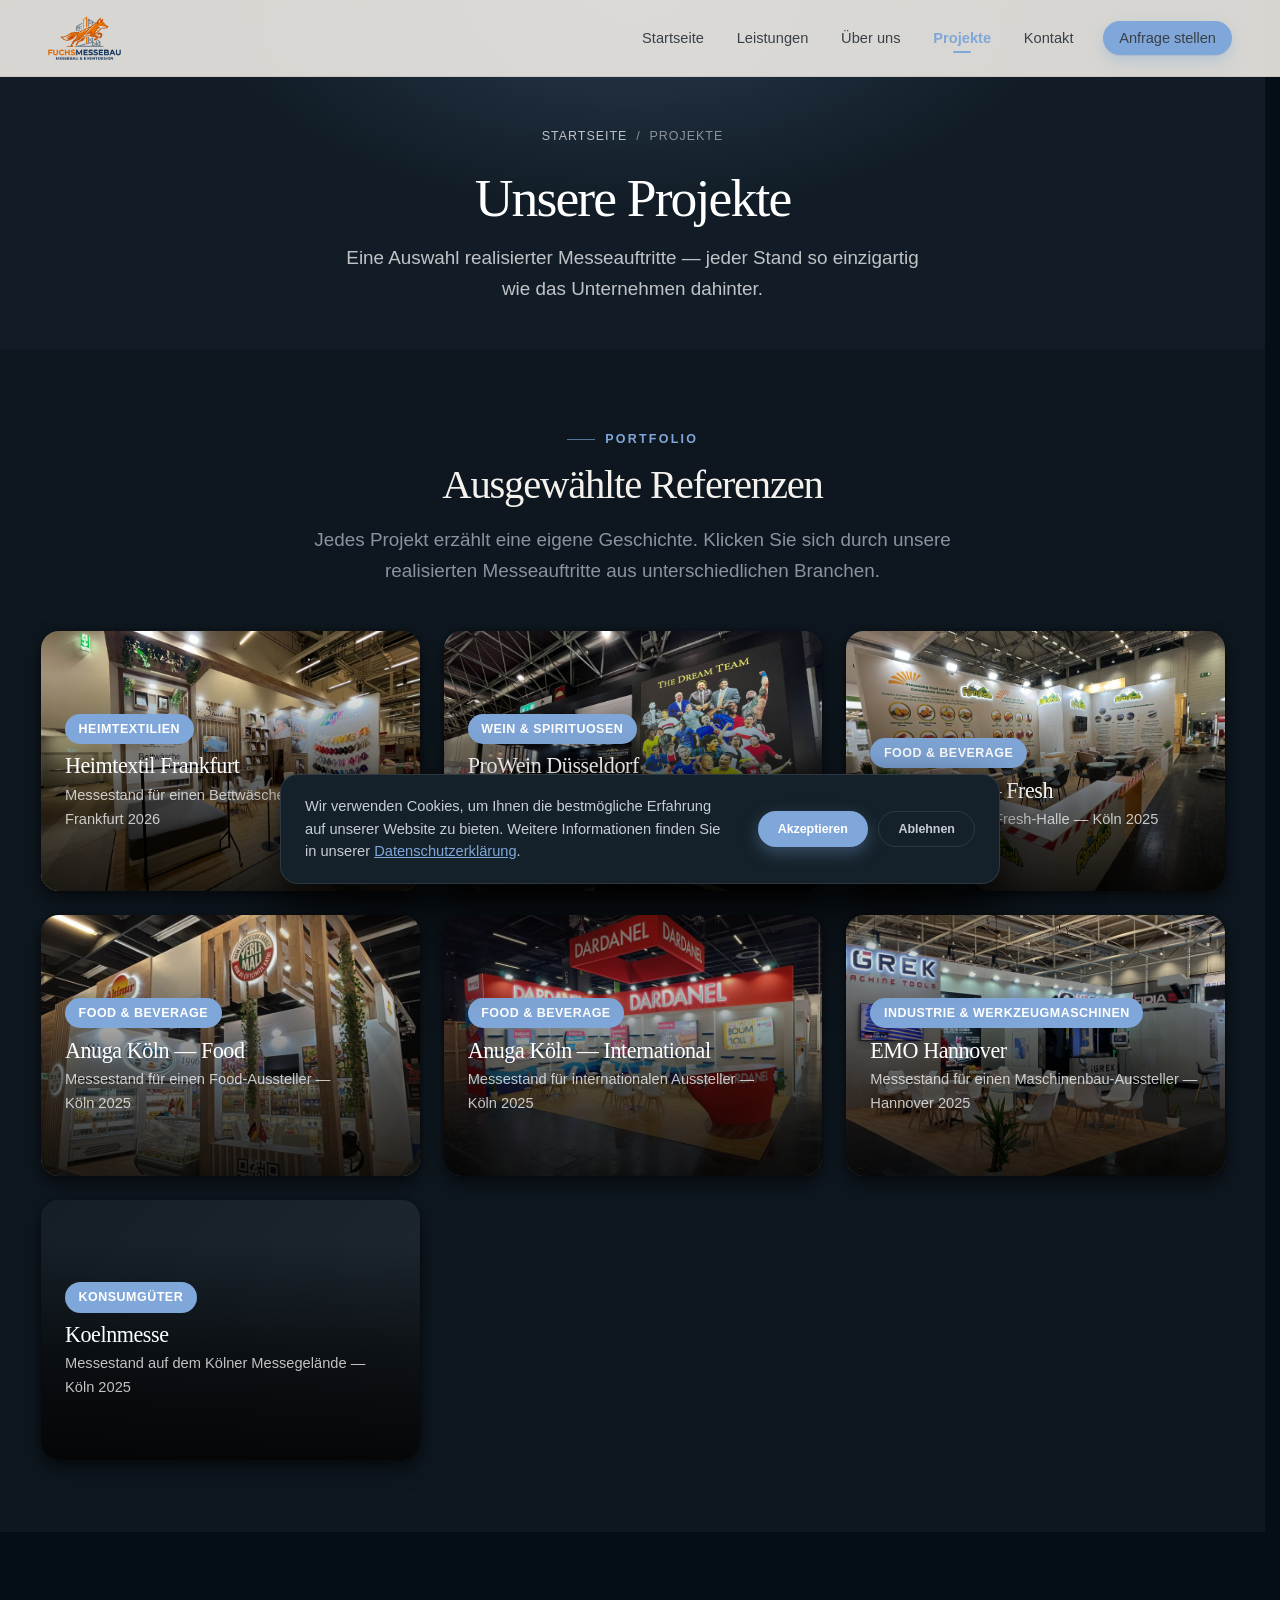
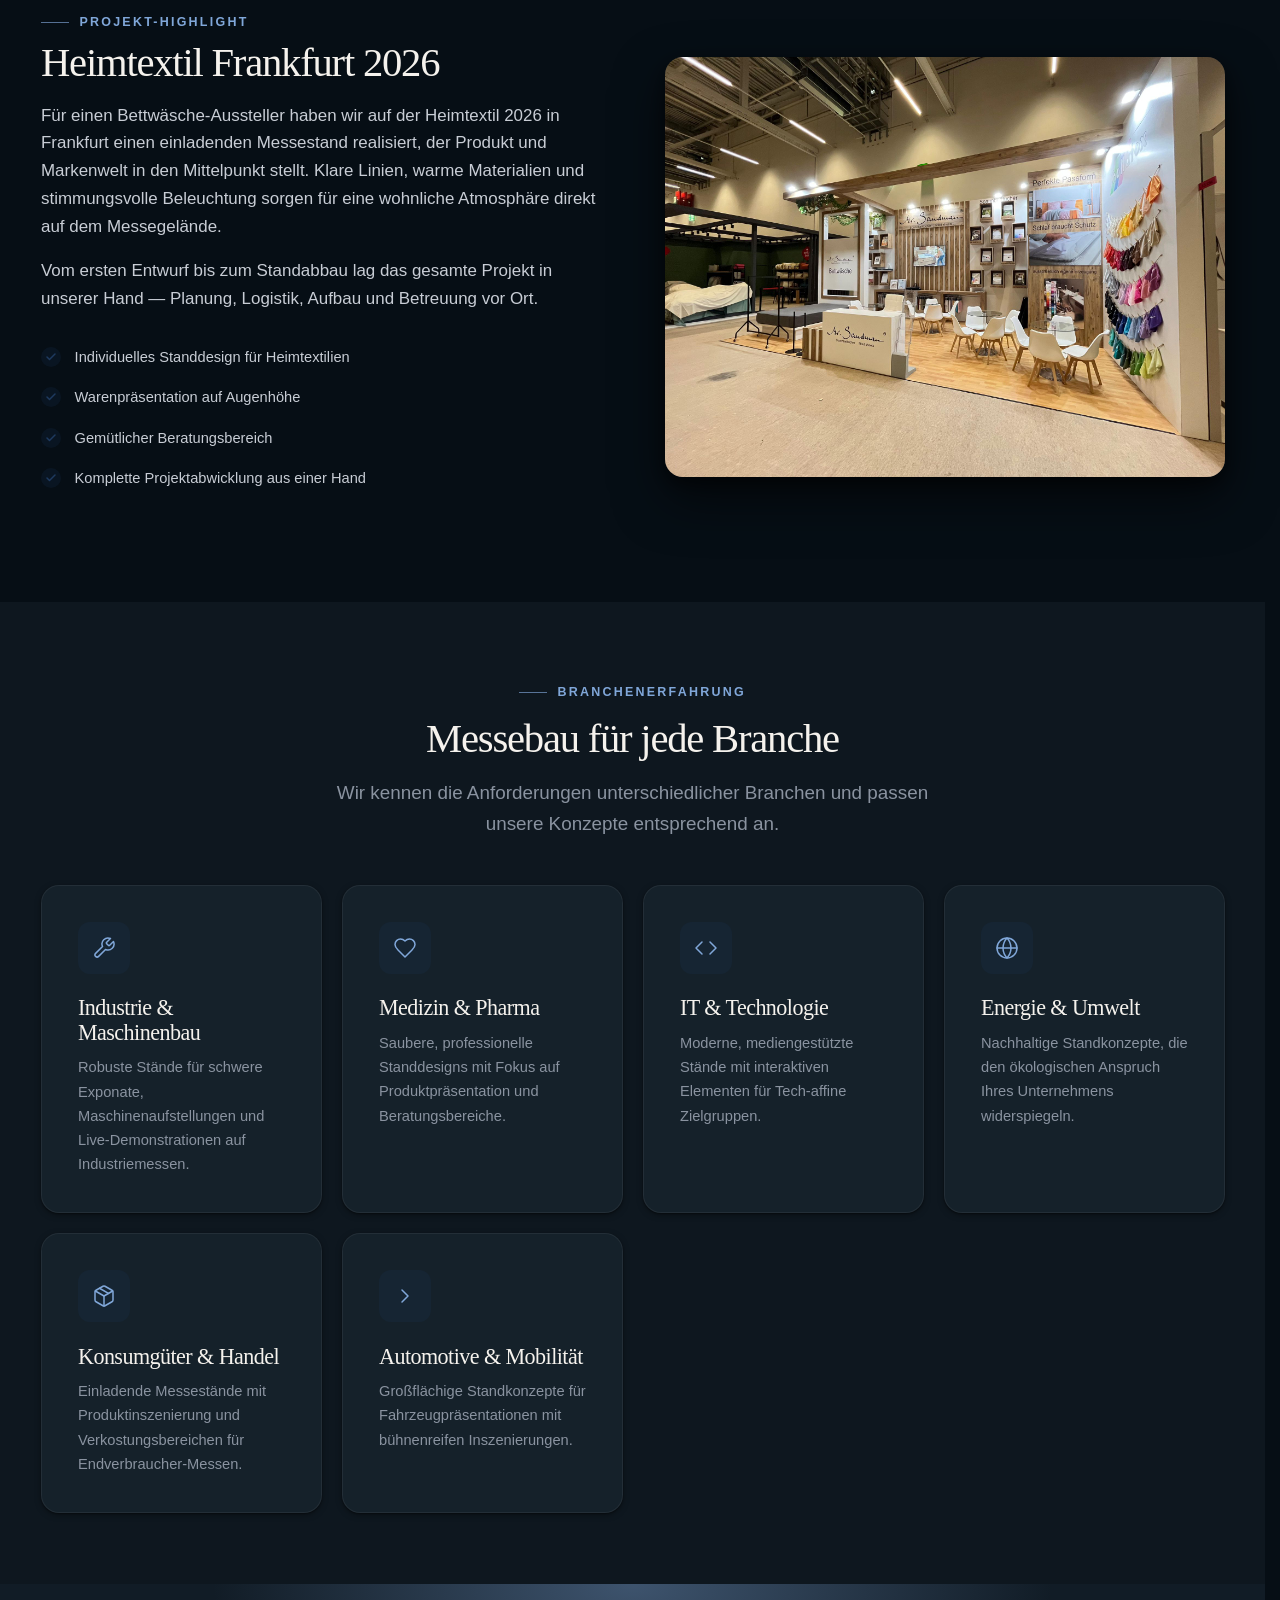
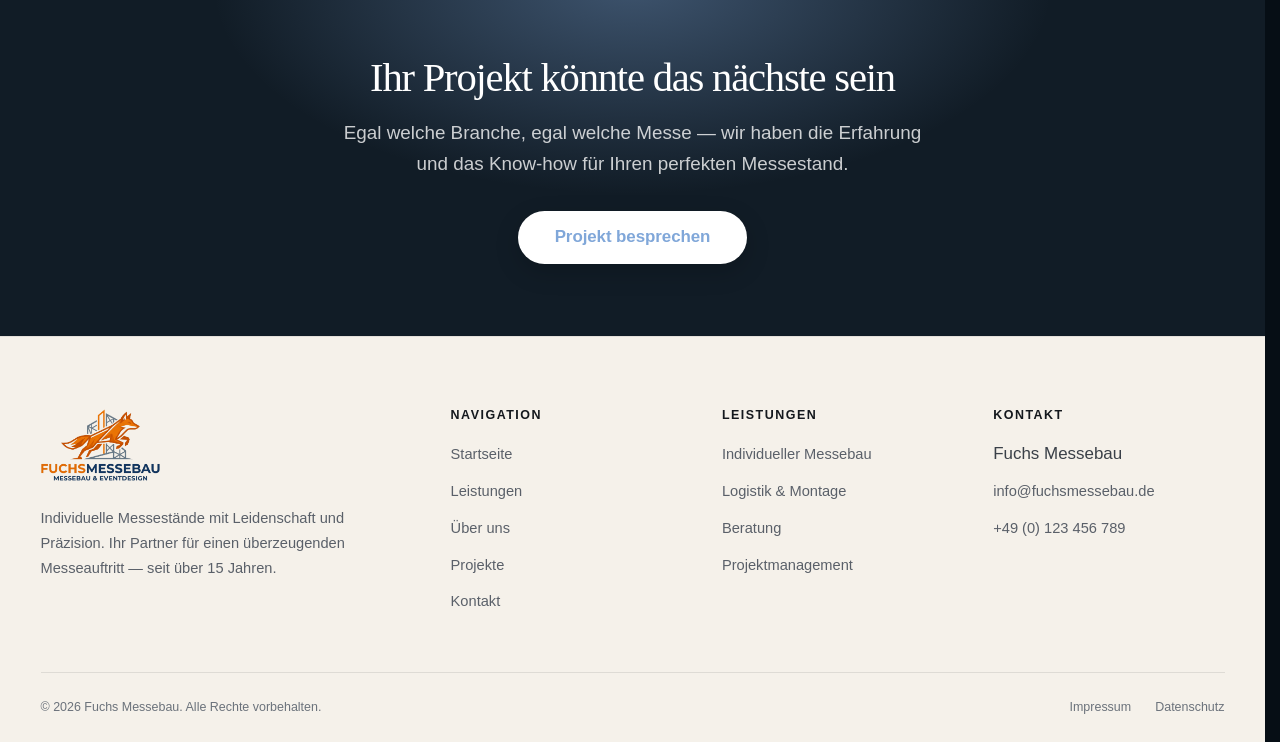
<file: projekte.html>
<!DOCTYPE html>
<html lang="de" data-theme="dark">
<head>
  <meta charset="UTF-8">
  <meta name="viewport" content="width=device-width, initial-scale=1.0">
  <meta name="theme-color" content="#1e3a5f">
  <link rel="icon" type="image/png" href="bilder/logo_transparent.png">
  <link rel="manifest" href="/site.webmanifest">
  <title>Projekte – Fuchs Messebau | Referenzen und realisierte Messestände</title>
  <meta name="description" content="Entdecken Sie unsere realisierten Messebau-Projekte: Heimtextil Frankfurt, ProWein Düsseldorf, Anuga Köln, EMO Hannover und mehr.">
  <meta name="robots" content="index, follow">
  <link rel="canonical" href="https://fuchsmessebau.de/projekte.html">
  <meta property="og:title" content="Projekte – Fuchs Messebau">
  <meta property="og:description" content="Referenzen und realisierte Messestände. Überzeugen Sie sich von unserer Arbeit.">
  <meta property="og:url" content="https://fuchsmessebau.de/projekte.html">
  <meta property="og:type" content="website">
  <meta property="og:locale" content="de_DE">
  <meta property="og:site_name" content="Fuchs Messebau">
    <meta property="og:image" content="https://fuchsmessebau.de/og-image.jpg">
  <meta property="og:image:width" content="1200">
  <meta property="og:image:height" content="630">
  <meta property="og:image:alt" content="Fuchs Messebau - individuelle Messestände">
  <meta name="twitter:card" content="summary_large_image">
  <meta name="twitter:image" content="https://fuchsmessebau.de/og-image.jpg">
  <link rel="stylesheet" href="css/style.css">
</head>
<body>

  <!-- Header -->
  <header class="site-header" id="siteHeader">
    <div class="container header-inner">
      <a href="index.html" class="logo" aria-label="Fuchs Messebau Startseite">
        <img src="bilder/logo_transparent.png" alt="Fuchs Messebau" class="logo-img" width="160" height="44" decoding="async">
      </a>
      <button class="hamburger" id="hamburger" aria-label="Menü öffnen" aria-expanded="false">
        <span></span><span></span><span></span>
      </button>
      <div class="nav-overlay" id="navOverlay"></div>
      <nav class="main-nav" id="mainNav" aria-label="Hauptnavigation">
        <ul class="nav-list">
          <li><a href="index.html">Startseite</a></li>
          <li><a href="leistungen.html">Leistungen</a></li>
          <li><a href="ueber-uns.html">Über uns</a></li>
          <li><a href="projekte.html" class="active">Projekte</a></li>
          <li><a href="kontakt.html">Kontakt</a></li>
          <li class="nav-cta"><a href="kontakt.html" class="btn btn-primary btn-sm">Anfrage stellen</a></li>
        </ul>
      </nav>
    </div>
  </header>

  <main>

    <!-- Page Header -->
    <section class="page-header">
      <div class="container">
        <nav class="breadcrumb" aria-label="Breadcrumb">
          <a href="index.html">Startseite</a>
          <span>/</span>
          <span>Projekte</span>
        </nav>
        <h1>Unsere Projekte</h1>
        <p>Eine Auswahl realisierter Messeauftritte — jeder Stand so einzigartig wie das Unternehmen dahinter.</p>
      </div>
    </section>

    <!-- Projekte Grid -->
    <section class="section section-alt">
      <div class="container">
        <div class="section-header text-center">
          <span class="section-label">Portfolio</span>
          <h2 class="section-title">Ausgewählte Referenzen</h2>
          <p class="section-subtitle mx-auto">Jedes Projekt erzählt eine eigene Geschichte. Klicken Sie sich durch unsere realisierten Messeauftritte aus unterschiedlichen Branchen.</p>
        </div>
        <div class="projects-grid fade-in">
          <button type="button" class="project-card" data-gallery data-folder="bilder/Heimtextil Frankfurt 2026" data-images="Bettwäsche 1.jpeg|Bettwäsche 2.jpeg|Bettwäsche 3.jpeg|Bettwäsche 4.jpeg|Bettwäsche 5.jpeg" data-title="Heimtextil Frankfurt 2026">
            <div class="project-image"><img src="bilder/Heimtextil%20Frankfurt%202026/Bettw%C3%A4sche%201.jpeg" alt="Messestand auf der Heimtextil Frankfurt 2026" loading="lazy" decoding="async" width="800" height="550"></div>
            <div class="project-overlay">
              <span class="project-tag">Heimtextilien</span>
              <h3>Heimtextil Frankfurt</h3>
              <p>Messestand für einen Bettwäsche-Aussteller — Frankfurt 2026</p>
              <span class="project-more">5 Bilder ansehen →</span>
            </div>
          </button>
          <button type="button" class="project-card" data-gallery data-folder="bilder/Prowein Düsseldorf 2026" data-images="Team 1.jpeg|Team 2.jpeg|Team 3.jpeg" data-title="ProWein Düsseldorf 2026">
            <div class="project-image"><img src="bilder/Prowein%20D%C3%BCsseldorf%202026/Team%201.jpeg" alt="Messestand auf der ProWein Düsseldorf 2026" loading="lazy" decoding="async" width="800" height="550"></div>
            <div class="project-overlay">
              <span class="project-tag">Wein &amp; Spirituosen</span>
              <h3>ProWein Düsseldorf</h3>
              <p>Messeauftritt mit Verkostungsbereich — Düsseldorf 2026</p>
              <span class="project-more">3 Bilder ansehen →</span>
            </div>
          </button>
          <button type="button" class="project-card" data-gallery data-folder="bilder/Anuga Köln 2025" data-images="Fresh 1.jpeg|Fresh 2.jpeg" data-title="Anuga Köln 2025 — Fresh">
            <div class="project-image"><img src="bilder/Anuga%20K%C3%B6ln%202025/Fresh%201.jpeg" alt="Anuga Köln 2025 — Fresh-Halle" loading="lazy" decoding="async" width="800" height="550"></div>
            <div class="project-overlay">
              <span class="project-tag">Food &amp; Beverage</span>
              <h3>Anuga Köln — Fresh</h3>
              <p>Messestand in der Fresh-Halle — Köln 2025</p>
              <span class="project-more">2 Bilder ansehen →</span>
            </div>
          </button>
          <button type="button" class="project-card" data-gallery data-folder="bilder/Anuga Köln 2025 2" data-images="Food 1.jpeg|Food 2.jpeg" data-title="Anuga Köln 2025 — Food">
            <div class="project-image"><img src="bilder/Anuga%20K%C3%B6ln%202025%202/Food%201.jpeg" alt="Anuga Köln 2025 — Food-Halle" loading="lazy" decoding="async" width="800" height="550"></div>
            <div class="project-overlay">
              <span class="project-tag">Food &amp; Beverage</span>
              <h3>Anuga Köln — Food</h3>
              <p>Messestand für einen Food-Aussteller — Köln 2025</p>
              <span class="project-more">2 Bilder ansehen →</span>
            </div>
          </button>
          <button type="button" class="project-card" data-gallery data-folder="bilder/Anuga Kökn 2025 3" data-images="Dar 1.jpeg|Dar 2.jpeg" data-title="Anuga Köln 2025 — International">
            <div class="project-image"><img src="bilder/Anuga%20K%C3%B6kn%202025%203/Dar%201.jpeg" alt="Anuga Köln 2025 — internationaler Aussteller" loading="lazy" decoding="async" width="800" height="550"></div>
            <div class="project-overlay">
              <span class="project-tag">Food &amp; Beverage</span>
              <h3>Anuga Köln — International</h3>
              <p>Messestand für internationalen Aussteller — Köln 2025</p>
              <span class="project-more">2 Bilder ansehen →</span>
            </div>
          </button>
          <button type="button" class="project-card" data-gallery data-folder="bilder/Emo Hannover 2025" data-images="Igrek.jpeg|Igrek 2.jpeg" data-title="EMO Hannover 2025">
            <div class="project-image"><img src="bilder/Emo%20Hannover%202025/Igrek.jpeg" alt="EMO Hannover 2025" loading="lazy" decoding="async" width="800" height="550"></div>
            <div class="project-overlay">
              <span class="project-tag">Industrie &amp; Werkzeugmaschinen</span>
              <h3>EMO Hannover</h3>
              <p>Messestand für einen Maschinenbau-Aussteller — Hannover 2025</p>
              <span class="project-more">2 Bilder ansehen →</span>
            </div>
          </button>
          <button type="button" class="project-card" data-gallery data-folder="bilder/Köln Messe 2025" data-images="Nig 1.jpeg|Nig 2.jpeg|NIg 3.jpeg|Nig 4.jpeg" data-title="Koelnmesse 2025">
            <div class="project-image"><img src="bilder/K%C3%B6ln%20Messe%202025/Nig%201.jpeg" alt="Messeauftritt Köln Messe 2025" loading="lazy" decoding="async" width="800" height="550"></div>
            <div class="project-overlay">
              <span class="project-tag">Konsumgüter</span>
              <h3>Koelnmesse</h3>
              <p>Messestand auf dem Kölner Messegelände — Köln 2025</p>
              <span class="project-more">4 Bilder ansehen →</span>
            </div>
          </button>
        </div>

        <!-- Lightbox -->
        <div class="lightbox" id="lightbox" role="dialog" aria-modal="true" aria-label="Bildergalerie" hidden>
          <button type="button" class="lightbox-close" id="lightboxClose" aria-label="Galerie schließen">&times;</button>
          <button type="button" class="lightbox-nav lightbox-prev" id="lightboxPrev" aria-label="Vorheriges Bild">&#10094;</button>
          <div class="lightbox-stage">
            <figure class="lightbox-figure">
              <img id="lightboxImage" alt="">
              <figcaption id="lightboxCaption"></figcaption>
            </figure>
          </div>
          <button type="button" class="lightbox-nav lightbox-next" id="lightboxNext" aria-label="Nächstes Bild">&#10095;</button>
          <div class="lightbox-counter" id="lightboxCounter" aria-hidden="true"></div>
        </div>
      </div>
    </section>

    <!-- Projekt Details -->
    <section class="section">
      <div class="container">
        <div class="content-grid fade-in">
          <div class="content-body">
            <span class="section-label">Projekt-Highlight</span>
            <h2 class="section-title">Heimtextil Frankfurt 2026</h2>
            <p>Für einen Bettwäsche-Aussteller haben wir auf der Heimtextil 2026 in Frankfurt einen einladenden Messestand realisiert, der Produkt und Markenwelt in den Mittelpunkt stellt. Klare Linien, warme Materialien und stimmungsvolle Beleuchtung sorgen für eine wohnliche Atmosphäre direkt auf dem Messegelände.</p>
            <p>Vom ersten Entwurf bis zum Standabbau lag das gesamte Projekt in unserer Hand — Planung, Logistik, Aufbau und Betreuung vor Ort.</p>
            <ul class="check-list">
              <li>Individuelles Standdesign für Heimtextilien</li>
              <li>Warenpräsentation auf Augenhöhe</li>
              <li>Gemütlicher Beratungsbereich</li>
              <li>Komplette Projektabwicklung aus einer Hand</li>
            </ul>
          </div>
          <div class="content-image">
            <img src="bilder/Heimtextil%20Frankfurt%202026/Bettw%C3%A4sche%202.jpeg" alt="Detailansicht Heimtextil Frankfurt 2026" loading="lazy" decoding="async" width="800" height="600">
          </div>
        </div>
      </div>
    </section>

    <!-- Branchen -->
    <section class="section section-alt">
      <div class="container">
        <div class="section-header text-center">
          <span class="section-label">Branchenerfahrung</span>
          <h2 class="section-title">Messebau für jede Branche</h2>
          <p class="section-subtitle mx-auto">Wir kennen die Anforderungen unterschiedlicher Branchen und passen unsere Konzepte entsprechend an.</p>
        </div>
        <div class="services-grid fade-in">
          <div class="service-card">
            <div class="service-icon" aria-hidden="true"><svg width="22" height="22" viewBox="0 0 24 24" fill="none" stroke="currentColor" stroke-width="1.5" stroke-linecap="round" stroke-linejoin="round"><path d="M14.7 6.3a1 1 0 0 0 0 1.4l1.6 1.6a1 1 0 0 0 1.4 0l3.77-3.77a6 6 0 0 1-7.94 7.94l-6.91 6.91a2.12 2.12 0 0 1-3-3l6.91-6.91a6 6 0 0 1 7.94-7.94l-3.76 3.76Z"/></svg></div>
            <h3>Industrie &amp; Maschinenbau</h3>
            <p>Robuste Stände für schwere Exponate, Maschinenaufstellungen und Live-Demonstrationen auf Industriemessen.</p>
          </div>
          <div class="service-card">
            <div class="service-icon" aria-hidden="true"><svg width="22" height="22" viewBox="0 0 24 24" fill="none" stroke="currentColor" stroke-width="1.5" stroke-linecap="round" stroke-linejoin="round"><path d="M19 14c1.49-1.46 3-3.21 3-5.5A5.5 5.5 0 0 0 16.5 3c-1.76 0-3 .5-4.5 2-1.5-1.5-2.74-2-4.5-2A5.5 5.5 0 0 0 2 8.5c0 2.3 1.5 4.05 3 5.5l7 7Z"/></svg></div>
            <h3>Medizin &amp; Pharma</h3>
            <p>Saubere, professionelle Standdesigns mit Fokus auf Produktpräsentation und Beratungsbereiche.</p>
          </div>
          <div class="service-card">
            <div class="service-icon" aria-hidden="true"><svg width="22" height="22" viewBox="0 0 24 24" fill="none" stroke="currentColor" stroke-width="1.5" stroke-linecap="round" stroke-linejoin="round"><polyline points="16 18 22 12 16 6"/><polyline points="8 6 2 12 8 18"/></svg></div>
            <h3>IT &amp; Technologie</h3>
            <p>Moderne, mediengestützte Stände mit interaktiven Elementen für Tech-affine Zielgruppen.</p>
          </div>
          <div class="service-card">
            <div class="service-icon" aria-hidden="true"><svg width="22" height="22" viewBox="0 0 24 24" fill="none" stroke="currentColor" stroke-width="1.5" stroke-linecap="round" stroke-linejoin="round"><circle cx="12" cy="12" r="10"/><path d="M2 12h20"/><path d="M12 2a15.3 15.3 0 0 1 4 10 15.3 15.3 0 0 1-4 10 15.3 15.3 0 0 1-4-10 15.3 15.3 0 0 1 4-10Z"/></svg></div>
            <h3>Energie &amp; Umwelt</h3>
            <p>Nachhaltige Standkonzepte, die den ökologischen Anspruch Ihres Unternehmens widerspiegeln.</p>
          </div>
          <div class="service-card">
            <div class="service-icon" aria-hidden="true"><svg width="22" height="22" viewBox="0 0 24 24" fill="none" stroke="currentColor" stroke-width="1.5" stroke-linecap="round" stroke-linejoin="round"><path d="m7.5 4.27 9 5.15"/><path d="M21 8a2 2 0 0 0-1-1.73l-7-4a2 2 0 0 0-2 0l-7 4A2 2 0 0 0 3 8v8a2 2 0 0 0 1 1.73l7 4a2 2 0 0 0 2 0l7-4A2 2 0 0 0 21 16Z"/><path d="m3.3 7 8.7 5 8.7-5"/><path d="M12 22V12"/></svg></div>
            <h3>Konsumgüter &amp; Handel</h3>
            <p>Einladende Messestände mit Produktinszenierung und Verkostungsbereichen für Endverbraucher-Messen.</p>
          </div>
          <div class="service-card">
            <div class="service-icon" aria-hidden="true"><svg width="22" height="22" viewBox="0 0 24 24" fill="none" stroke="currentColor" stroke-width="1.5" stroke-linecap="round" stroke-linejoin="round"><path d="m9 18 6-6-6-6"/></svg></div>
            <h3>Automotive &amp; Mobilität</h3>
            <p>Großflächige Standkonzepte für Fahrzeugpräsentationen mit bühnenreifen Inszenierungen.</p>
          </div>
        </div>
      </div>
    </section>

    <!-- CTA -->
    <section class="cta-banner">
      <div class="container">
        <h2>Ihr Projekt könnte das nächste sein</h2>
        <p>Egal welche Branche, egal welche Messe — wir haben die Erfahrung und das Know-how für Ihren perfekten Messestand.</p>
        <a href="kontakt.html" class="btn btn-white btn-lg">Projekt besprechen</a>
      </div>
    </section>

  </main>

  <!-- Footer -->
  <footer class="site-footer">
    <div class="container">
      <div class="footer-grid">
        <div class="footer-brand">
          <div class="logo footer-logo">
            <img src="bilder/logo_transparent.png" alt="Fuchs Messebau" class="logo-img" width="160" height="44" decoding="async">
          </div>
          <p>Individuelle Messestände mit Leidenschaft und Präzision. Ihr Partner für einen überzeugenden Messeauftritt — seit über 15 Jahren.</p>
        </div>
        <div class="footer-col">
          <h4>Navigation</h4>
          <ul>
            <li><a href="index.html">Startseite</a></li>
            <li><a href="leistungen.html">Leistungen</a></li>
            <li><a href="ueber-uns.html">Über uns</a></li>
            <li><a href="projekte.html">Projekte</a></li>
            <li><a href="kontakt.html">Kontakt</a></li>
          </ul>
        </div>
        <div class="footer-col">
          <h4>Leistungen</h4>
          <ul>
            <li><a href="leistungen.html">Individueller Messebau</a></li>
            <li><a href="leistungen.html">Logistik &amp; Montage</a></li>
            <li><a href="leistungen.html">Beratung</a></li>
            <li><a href="leistungen.html">Projektmanagement</a></li>
          </ul>
        </div>
        <div class="footer-col">
          <h4>Kontakt</h4>
          <ul>
            <li>Fuchs Messebau</li>
            <li><a href="mailto:info@fuchsmessebau.de">info@fuchsmessebau.de</a></li>
            <li><a href="tel:+49123456789">+49 (0) 123 456 789</a></li>
          </ul>
        </div>
      </div>
      <div class="footer-bottom">
        <span>&copy; 2026 Fuchs Messebau. Alle Rechte vorbehalten.</span>
        <div class="footer-legal">
          <a href="impressum.html">Impressum</a>
          <a href="datenschutz.html">Datenschutz</a>
        </div>
      </div>
    </div>
  </footer>

  <!-- Cookie Banner -->
  <div class="cookie-banner" id="cookieBanner" role="dialog" aria-label="Cookie-Hinweis">
    <div class="cookie-inner">
      <p class="cookie-text">Wir verwenden Cookies, um Ihnen die bestmögliche Erfahrung auf unserer Website zu bieten. Weitere Informationen finden Sie in unserer <a href="datenschutz.html">Datenschutzerklärung</a>.</p>
      <div class="cookie-actions">
        <button class="btn btn-primary btn-sm" id="cookieAccept">Akzeptieren</button>
        <button class="btn btn-outline btn-sm" id="cookieDecline">Ablehnen</button>
      </div>
    </div>
  </div>

  <script src="js/main.js" defer></script>
</body>
</html>
</file>
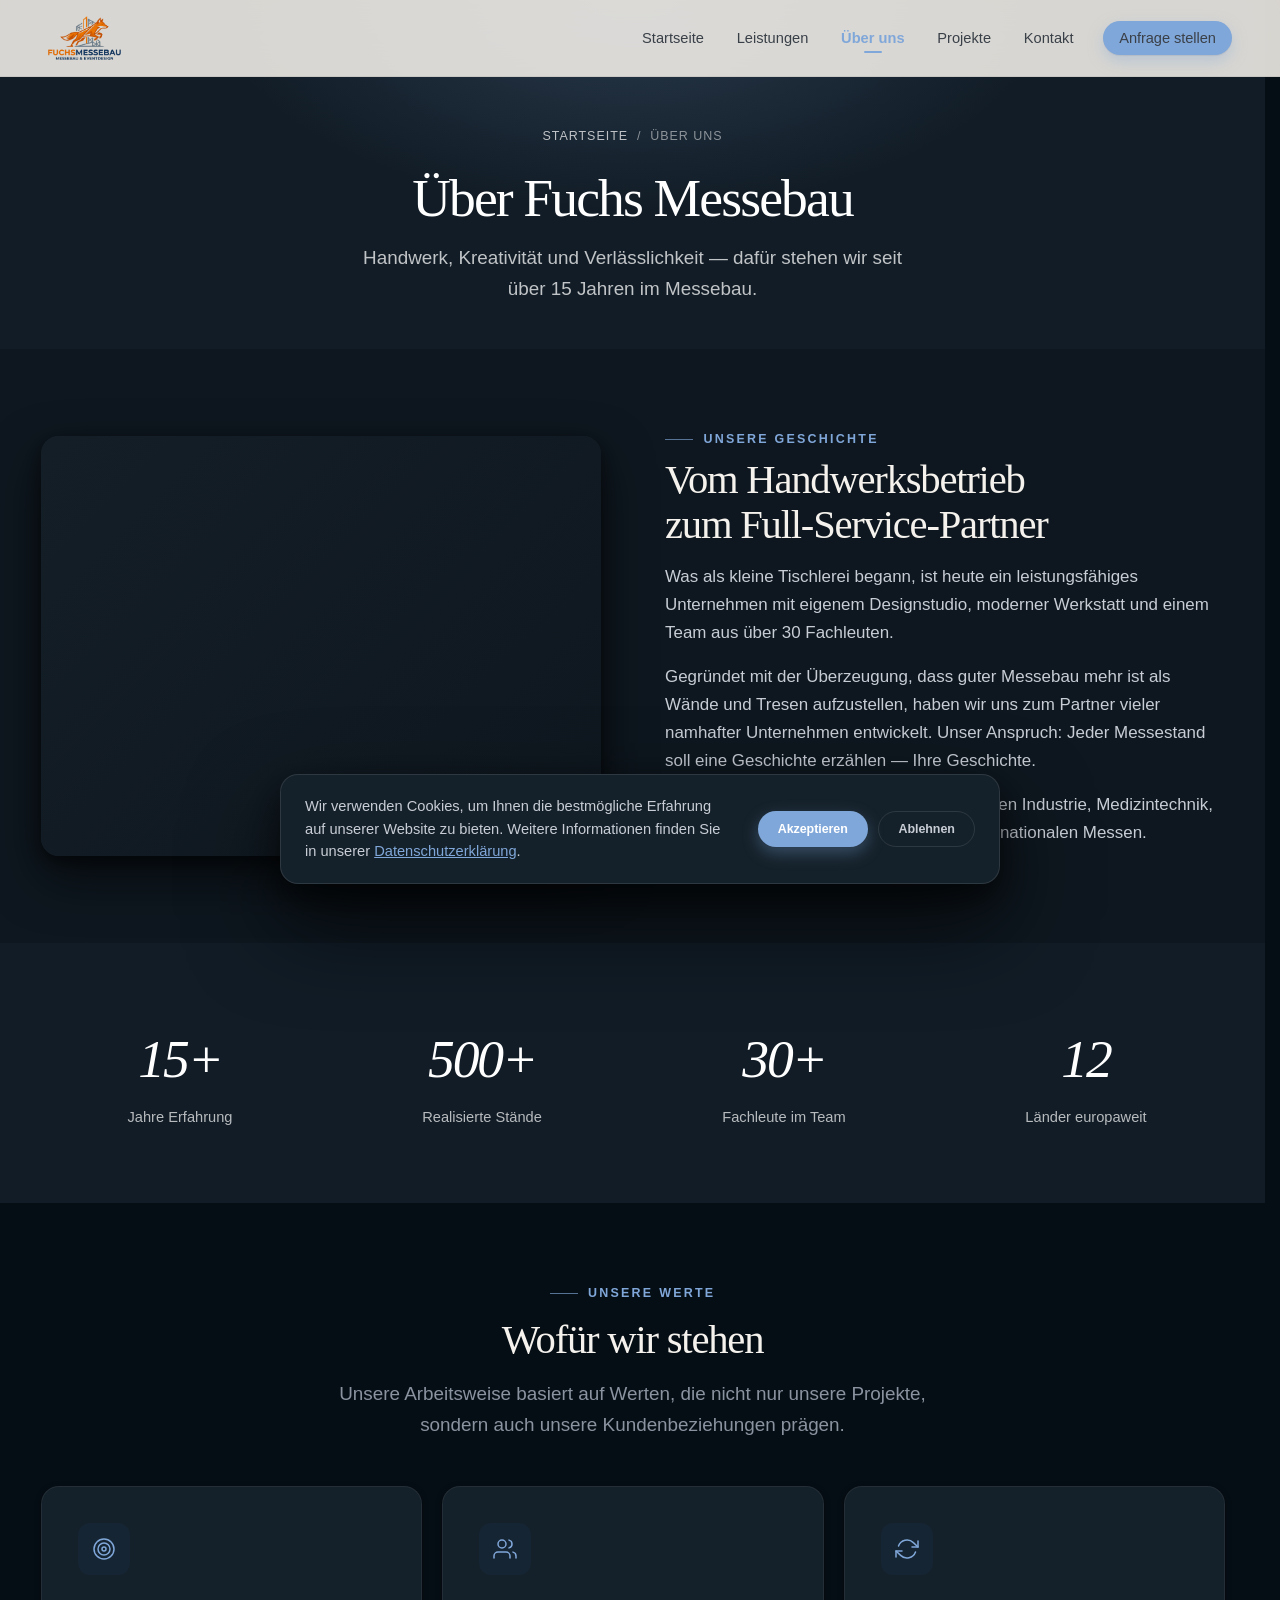
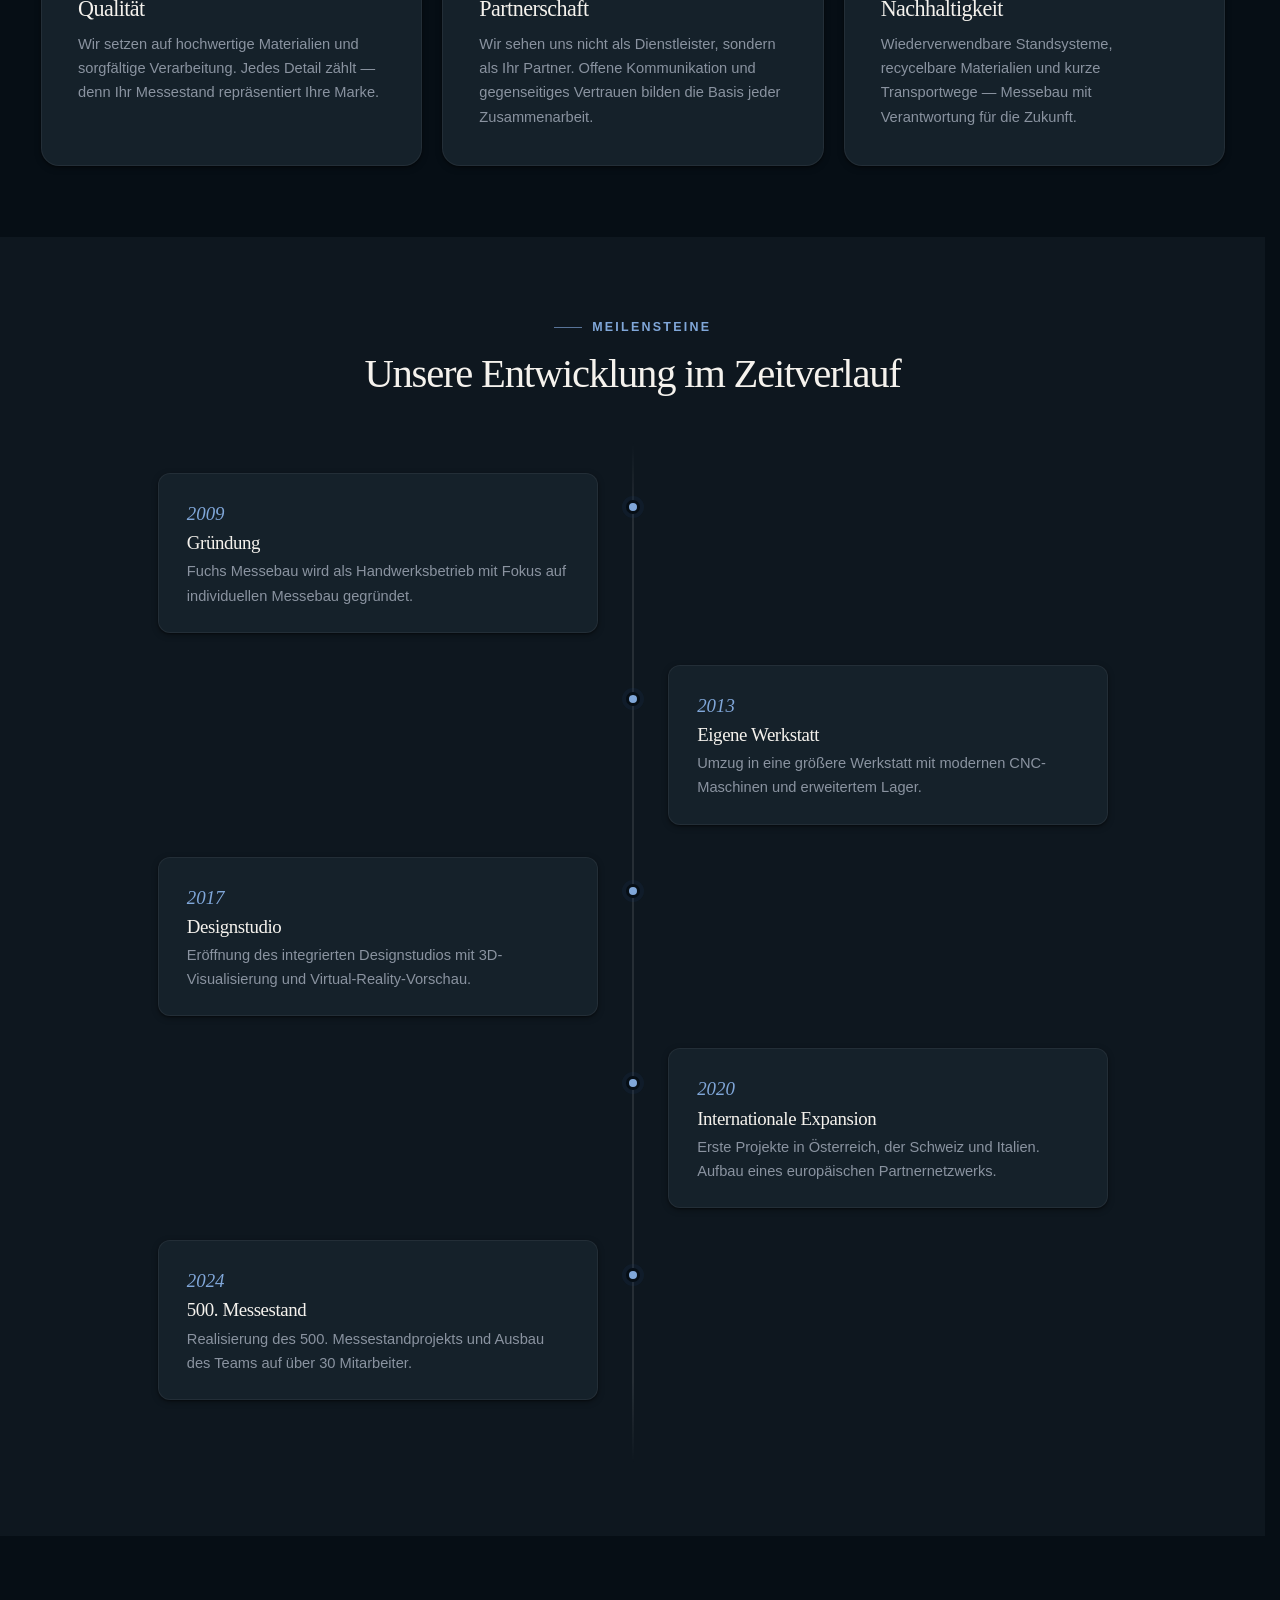
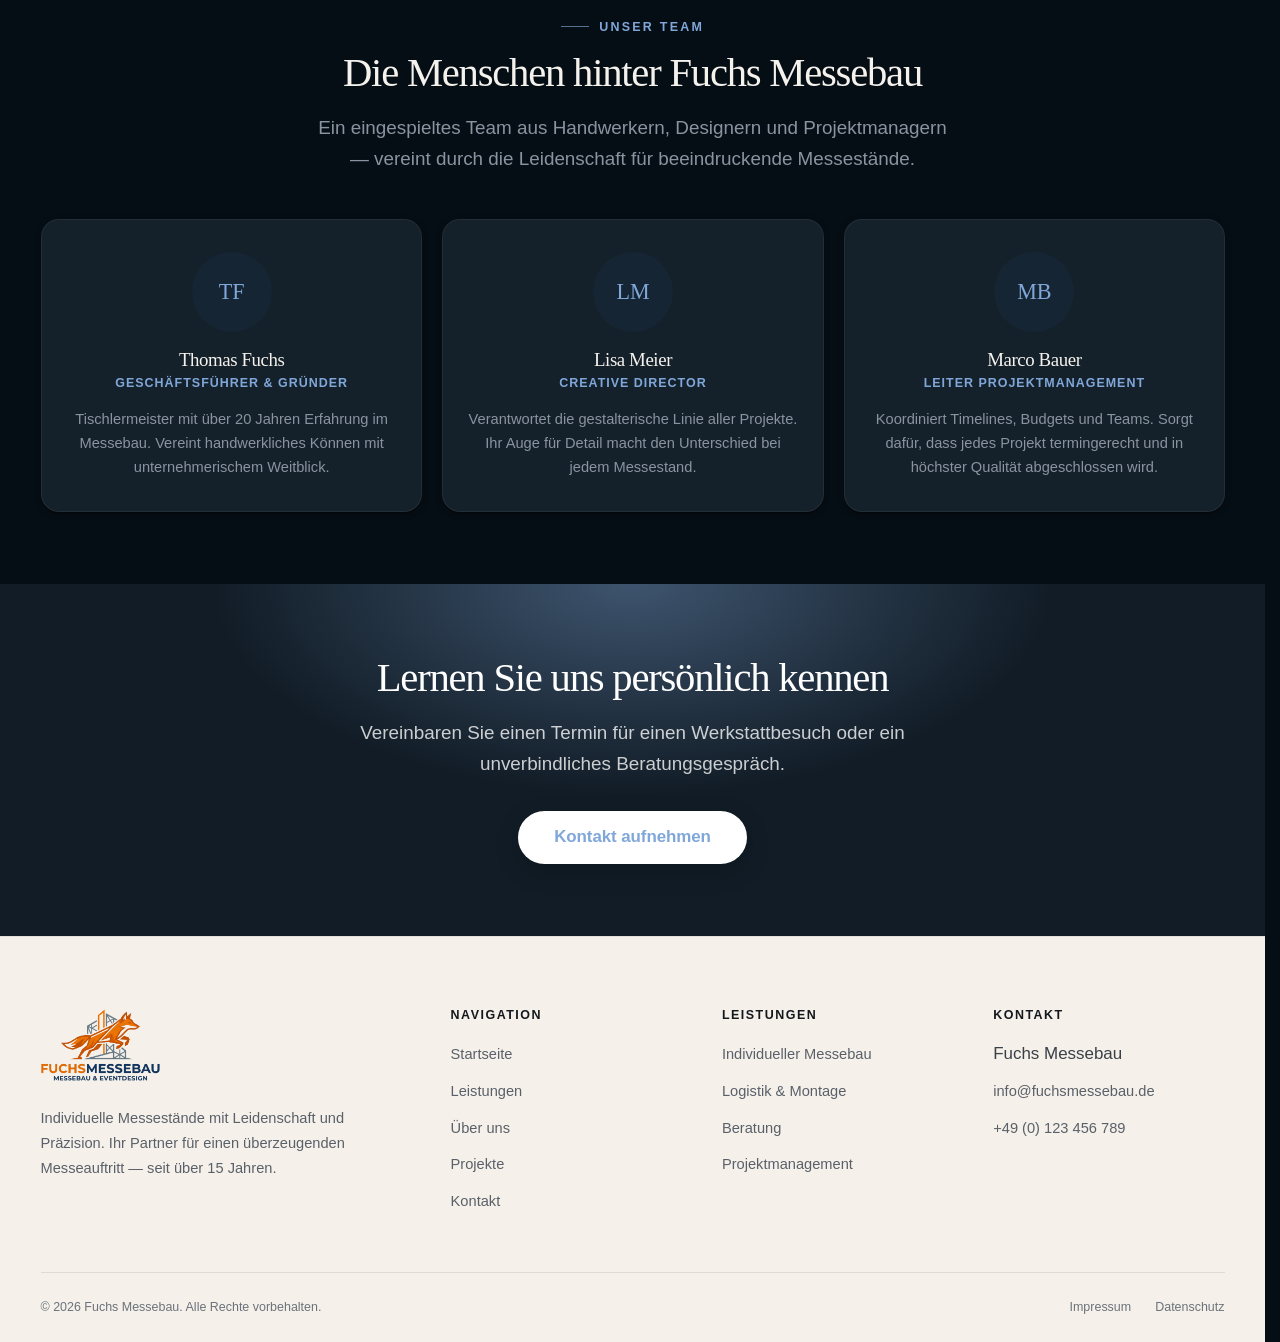
<file: ueber-uns.html>
<!DOCTYPE html>
<html lang="de" data-theme="dark">
<head>
  <meta charset="UTF-8">
  <meta name="viewport" content="width=device-width, initial-scale=1.0">
  <meta name="theme-color" content="#1e3a5f">
  <link rel="icon" type="image/png" href="bilder/logo_transparent.png">
  <link rel="manifest" href="/site.webmanifest">
  <title>Über uns – Fuchs Messebau | Erfahrung trifft Leidenschaft</title>
  <meta name="description" content="Lernen Sie Fuchs Messebau kennen: Über 15 Jahre Erfahrung im Messebau, ein engagiertes Team und eine eigene Werkstatt für höchste Qualität.">
  <meta name="robots" content="index, follow">
  <link rel="canonical" href="https://fuchsmessebau.de/ueber-uns.html">
  <meta property="og:title" content="Über uns – Fuchs Messebau">
  <meta property="og:description" content="Über 15 Jahre Erfahrung im Messebau. Engagiertes Team, eigene Werkstatt, höchste Qualität.">
  <meta property="og:url" content="https://fuchsmessebau.de/ueber-uns.html">
  <meta property="og:type" content="website">
  <meta property="og:locale" content="de_DE">
  <meta property="og:site_name" content="Fuchs Messebau">
    <meta property="og:image" content="https://fuchsmessebau.de/og-image.jpg">
  <meta property="og:image:width" content="1200">
  <meta property="og:image:height" content="630">
  <meta property="og:image:alt" content="Fuchs Messebau - individuelle Messestände">
  <meta name="twitter:card" content="summary_large_image">
  <meta name="twitter:image" content="https://fuchsmessebau.de/og-image.jpg">
  <link rel="stylesheet" href="css/style.css">
</head>
<body>

  <!-- Header -->
  <header class="site-header" id="siteHeader">
    <div class="container header-inner">
      <a href="index.html" class="logo" aria-label="Fuchs Messebau Startseite">
        <img src="bilder/logo_transparent.png" alt="Fuchs Messebau" class="logo-img" width="160" height="44" decoding="async">
      </a>
      <button class="hamburger" id="hamburger" aria-label="Menü öffnen" aria-expanded="false">
        <span></span><span></span><span></span>
      </button>
      <div class="nav-overlay" id="navOverlay"></div>
      <nav class="main-nav" id="mainNav" aria-label="Hauptnavigation">
        <ul class="nav-list">
          <li><a href="index.html">Startseite</a></li>
          <li><a href="leistungen.html">Leistungen</a></li>
          <li><a href="ueber-uns.html" class="active">Über uns</a></li>
          <li><a href="projekte.html">Projekte</a></li>
          <li><a href="kontakt.html">Kontakt</a></li>
          <li class="nav-cta"><a href="kontakt.html" class="btn btn-primary btn-sm">Anfrage stellen</a></li>
        </ul>
      </nav>
    </div>
  </header>

  <main>

    <!-- Page Header -->
    <section class="page-header">
      <div class="container">
        <nav class="breadcrumb" aria-label="Breadcrumb">
          <a href="index.html">Startseite</a>
          <span>/</span>
          <span>Über uns</span>
        </nav>
        <h1>Über Fuchs Messebau</h1>
        <p>Handwerk, Kreativität und Verlässlichkeit — dafür stehen wir seit über 15 Jahren im Messebau.</p>
      </div>
    </section>

    <!-- Unsere Geschichte -->
    <section class="section section-alt">
      <div class="container">
        <div class="content-grid fade-in">
          <div class="content-image">
            <div class="content-image-placeholder" aria-hidden="true"></div>
          </div>
          <div class="content-body">
            <span class="section-label">Unsere Geschichte</span>
            <h2 class="section-title">Vom Handwerksbetrieb zum Full-Service-Partner</h2>
            <p>Was als kleine Tischlerei begann, ist heute ein leistungsfähiges Unternehmen mit eigenem Designstudio, moderner Werkstatt und einem Team aus über 30 Fachleuten.</p>
            <p>Gegründet mit der Überzeugung, dass guter Messebau mehr ist als Wände und Tresen aufzustellen, haben wir uns zum Partner vieler namhafter Unternehmen entwickelt. Unser Anspruch: Jeder Messestand soll eine Geschichte erzählen — Ihre Geschichte.</p>
            <p>Heute betreuen wir Kunden aus den Bereichen Industrie, Medizintechnik, IT und Konsumgüter auf nationalen und internationalen Messen.</p>
          </div>
        </div>
      </div>
    </section>

    <!-- Kennzahlen -->
    <section class="section section-dark">
      <div class="container">
        <div class="stats-row fade-in">
          <div class="stat-item">
            <strong>15+</strong>
            <span>Jahre Erfahrung</span>
          </div>
          <div class="stat-item">
            <strong>500+</strong>
            <span>Realisierte Stände</span>
          </div>
          <div class="stat-item">
            <strong>30+</strong>
            <span>Fachleute im Team</span>
          </div>
          <div class="stat-item">
            <strong>12</strong>
            <span>Länder europaweit</span>
          </div>
        </div>
      </div>
    </section>

    <!-- Werte -->
    <section class="section">
      <div class="container">
        <div class="section-header text-center">
          <span class="section-label">Unsere Werte</span>
          <h2 class="section-title">Wofür wir stehen</h2>
          <p class="section-subtitle mx-auto">Unsere Arbeitsweise basiert auf Werten, die nicht nur unsere Projekte, sondern auch unsere Kundenbeziehungen prägen.</p>
        </div>
        <div class="services-grid fade-in">
          <div class="service-card">
            <div class="service-icon" aria-hidden="true"><svg width="22" height="22" viewBox="0 0 24 24" fill="none" stroke="currentColor" stroke-width="1.5" stroke-linecap="round" stroke-linejoin="round"><circle cx="12" cy="12" r="10"/><circle cx="12" cy="12" r="6"/><circle cx="12" cy="12" r="2"/></svg></div>
            <h3>Qualität</h3>
            <p>Wir setzen auf hochwertige Materialien und sorgfältige Verarbeitung. Jedes Detail zählt — denn Ihr Messestand repräsentiert Ihre Marke.</p>
          </div>
          <div class="service-card">
            <div class="service-icon" aria-hidden="true"><svg width="22" height="22" viewBox="0 0 24 24" fill="none" stroke="currentColor" stroke-width="1.5" stroke-linecap="round" stroke-linejoin="round"><path d="M17 21v-2a4 4 0 0 0-4-4H5a4 4 0 0 0-4 4v2"/><circle cx="9" cy="7" r="4"/><path d="M23 21v-2a4 4 0 0 0-3-3.87"/><path d="M16 3.13a4 4 0 0 1 0 7.75"/></svg></div>
            <h3>Partnerschaft</h3>
            <p>Wir sehen uns nicht als Dienstleister, sondern als Ihr Partner. Offene Kommunikation und gegenseitiges Vertrauen bilden die Basis jeder Zusammenarbeit.</p>
          </div>
          <div class="service-card">
            <div class="service-icon" aria-hidden="true"><svg width="22" height="22" viewBox="0 0 24 24" fill="none" stroke="currentColor" stroke-width="1.5" stroke-linecap="round" stroke-linejoin="round"><path d="M23 4v6h-6"/><path d="M1 20v-6h6"/><path d="M3.51 9a9 9 0 0 1 14.85-3.36L23 10M1 14l4.64 4.36A9 9 0 0 0 20.49 15"/></svg></div>
            <h3>Nachhaltigkeit</h3>
            <p>Wiederverwendbare Standsysteme, recycelbare Materialien und kurze Transportwege — Messebau mit Verantwortung für die Zukunft.</p>
          </div>
        </div>
      </div>
    </section>

    <!-- Timeline -->
    <section class="section section-alt">
      <div class="container">
        <div class="section-header text-center">
          <span class="section-label">Meilensteine</span>
          <h2 class="section-title">Unsere Entwicklung im Zeitverlauf</h2>
        </div>
        <div class="timeline fade-in">
          <div class="timeline-item">
            <div class="timeline-content">
              <div class="year">2009</div>
              <h3>Gründung</h3>
              <p>Fuchs Messebau wird als Handwerksbetrieb mit Fokus auf individuellen Messebau gegründet.</p>
            </div>
          </div>
          <div class="timeline-item">
            <div class="timeline-content">
              <div class="year">2013</div>
              <h3>Eigene Werkstatt</h3>
              <p>Umzug in eine größere Werkstatt mit modernen CNC-Maschinen und erweitertem Lager.</p>
            </div>
          </div>
          <div class="timeline-item">
            <div class="timeline-content">
              <div class="year">2017</div>
              <h3>Designstudio</h3>
              <p>Eröffnung des integrierten Designstudios mit 3D-Visualisierung und Virtual-Reality-Vorschau.</p>
            </div>
          </div>
          <div class="timeline-item">
            <div class="timeline-content">
              <div class="year">2020</div>
              <h3>Internationale Expansion</h3>
              <p>Erste Projekte in Österreich, der Schweiz und Italien. Aufbau eines europäischen Partnernetzwerks.</p>
            </div>
          </div>
          <div class="timeline-item">
            <div class="timeline-content">
              <div class="year">2024</div>
              <h3>500. Messestand</h3>
              <p>Realisierung des 500. Messestandprojekts und Ausbau des Teams auf über 30 Mitarbeiter.</p>
            </div>
          </div>
        </div>
      </div>
    </section>

    <!-- Team -->
    <section class="section">
      <div class="container">
        <div class="section-header text-center">
          <span class="section-label">Unser Team</span>
          <h2 class="section-title">Die Menschen hinter Fuchs Messebau</h2>
          <p class="section-subtitle mx-auto">Ein eingespieltes Team aus Handwerkern, Designern und Projektmanagern — vereint durch die Leidenschaft für beeindruckende Messestände.</p>
        </div>
        <div class="team-grid fade-in">
          <div class="team-card">
            <div class="team-avatar" aria-hidden="true">TF</div>
            <h3>Thomas Fuchs</h3>
            <div class="role">Geschäftsführer &amp; Gründer</div>
            <p>Tischlermeister mit über 20 Jahren Erfahrung im Messebau. Vereint handwerkliches Können mit unternehmerischem Weitblick.</p>
          </div>
          <div class="team-card">
            <div class="team-avatar" aria-hidden="true">LM</div>
            <h3>Lisa Meier</h3>
            <div class="role">Creative Director</div>
            <p>Verantwortet die gestalterische Linie aller Projekte. Ihr Auge für Detail macht den Unterschied bei jedem Messestand.</p>
          </div>
          <div class="team-card">
            <div class="team-avatar" aria-hidden="true">MB</div>
            <h3>Marco Bauer</h3>
            <div class="role">Leiter Projektmanagement</div>
            <p>Koordiniert Timelines, Budgets und Teams. Sorgt dafür, dass jedes Projekt termingerecht und in höchster Qualität abgeschlossen wird.</p>
          </div>
        </div>
      </div>
    </section>

    <!-- CTA -->
    <section class="cta-banner">
      <div class="container">
        <h2>Lernen Sie uns persönlich kennen</h2>
        <p>Vereinbaren Sie einen Termin für einen Werkstattbesuch oder ein unverbindliches Beratungsgespräch.</p>
        <a href="kontakt.html" class="btn btn-white btn-lg">Kontakt aufnehmen</a>
      </div>
    </section>

  </main>

  <!-- Footer -->
  <footer class="site-footer">
    <div class="container">
      <div class="footer-grid">
        <div class="footer-brand">
          <div class="logo footer-logo">
            <img src="bilder/logo_transparent.png" alt="Fuchs Messebau" class="logo-img" width="160" height="44" decoding="async">
          </div>
          <p>Individuelle Messestände mit Leidenschaft und Präzision. Ihr Partner für einen überzeugenden Messeauftritt — seit über 15 Jahren.</p>
        </div>
        <div class="footer-col">
          <h4>Navigation</h4>
          <ul>
            <li><a href="index.html">Startseite</a></li>
            <li><a href="leistungen.html">Leistungen</a></li>
            <li><a href="ueber-uns.html">Über uns</a></li>
            <li><a href="projekte.html">Projekte</a></li>
            <li><a href="kontakt.html">Kontakt</a></li>
          </ul>
        </div>
        <div class="footer-col">
          <h4>Leistungen</h4>
          <ul>
            <li><a href="leistungen.html">Individueller Messebau</a></li>
            <li><a href="leistungen.html">Logistik &amp; Montage</a></li>
            <li><a href="leistungen.html">Beratung</a></li>
            <li><a href="leistungen.html">Projektmanagement</a></li>
          </ul>
        </div>
        <div class="footer-col">
          <h4>Kontakt</h4>
          <ul>
            <li>Fuchs Messebau</li>
            <li><a href="mailto:info@fuchsmessebau.de">info@fuchsmessebau.de</a></li>
            <li><a href="tel:+49123456789">+49 (0) 123 456 789</a></li>
          </ul>
        </div>
      </div>
      <div class="footer-bottom">
        <span>&copy; 2026 Fuchs Messebau. Alle Rechte vorbehalten.</span>
        <div class="footer-legal">
          <a href="impressum.html">Impressum</a>
          <a href="datenschutz.html">Datenschutz</a>
        </div>
      </div>
    </div>
  </footer>

  <!-- Cookie Banner -->
  <div class="cookie-banner" id="cookieBanner" role="dialog" aria-label="Cookie-Hinweis">
    <div class="cookie-inner">
      <p class="cookie-text">Wir verwenden Cookies, um Ihnen die bestmögliche Erfahrung auf unserer Website zu bieten. Weitere Informationen finden Sie in unserer <a href="datenschutz.html">Datenschutzerklärung</a>.</p>
      <div class="cookie-actions">
        <button class="btn btn-primary btn-sm" id="cookieAccept">Akzeptieren</button>
        <button class="btn btn-outline btn-sm" id="cookieDecline">Ablehnen</button>
      </div>
    </div>
  </div>

  <script src="js/main.js" defer></script>
</body>
</html>
</file>
<file: css/style.css>
/* ============================================================
   FUCHS MESSEBAU – Stylesheet (2026 Refresh)
   Editorial Premium · Dark Only · Vanilla CSS
   ============================================================ */

/* ---------- View Transitions (progressive enhancement) ---------- */
@view-transition { navigation: auto; }

::view-transition-old(root),
::view-transition-new(root) {
  animation-duration: 380ms;
  animation-timing-function: cubic-bezier(.22,1,.36,1);
}

/* ---------- Reset & Base ---------- */
*, *::before, *::after {
  box-sizing: border-box;
  margin: 0;
  padding: 0;
}

:root {
  color-scheme: dark;

  /* === BRAND COLORS (HEX baseline) === */
  --clr-primary:        #1e3a5f;
  --clr-primary-hover:  #122844;
  --clr-primary-soft:   #e3ebf4;
  --clr-primary-glow:   rgba(184, 90, 46, .22);
  --clr-accent:         #15212e;
  --clr-accent-soft:    #1f2f40;
  --clr-success:        #2f7d3a;
  --clr-error:          #b8323a;

  /* === SURFACES === */
  --bg-page:        #faf8f5;
  --bg-surface:     #ffffff;
  --bg-surface-2:   #f3f0eb;
  --bg-elevated:    #ffffff;
  --bg-inverse:     #15212e;

  /* === TEXT === */
  --text-strong:    #14181d;
  --text-body:      #3a4048;
  --text-muted:     #6b727b;
  --text-on-dark:   #f7f5f2;
  --text-muted-on-dark: rgba(247,245,242,.66);

  /* === BORDERS === */
  --border-subtle:  rgba(20, 24, 29, .07);
  --border-default: rgba(20, 24, 29, .12);
  --border-strong:  rgba(20, 24, 29, .22);
  --border-on-dark: rgba(255,255,255,.12);

  /* === TYPOGRAPHY === */
  --ff-heading: "Fraunces", "Source Serif 4", "EB Garamond", Georgia, "Times New Roman", serif;
  --ff-body: "Inter", -apple-system, BlinkMacSystemFont, "Segoe UI", Roboto, Oxygen, Ubuntu, Cantarell, sans-serif;
  --ff-mono: ui-monospace, "SF Mono", Menlo, Consolas, monospace;

  /* Fluid type scale */
  --fs-xs:   clamp(.72rem, .70rem + .1vw, .78rem);
  --fs-sm:   clamp(.84rem, .82rem + .12vw, .92rem);
  --fs-base: clamp(.98rem, .95rem + .15vw, 1.06rem);
  --fs-md:   clamp(1.06rem, 1.02rem + .22vw, 1.18rem);
  --fs-lg:   clamp(1.20rem, 1.14rem + .35vw, 1.38rem);
  --fs-xl:   clamp(1.45rem, 1.32rem + .65vw, 1.80rem);
  --fs-2xl:  clamp(1.85rem, 1.62rem + 1.15vw, 2.55rem);
  --fs-3xl:  clamp(2.30rem, 1.95rem + 1.75vw, 3.35rem);
  --fs-4xl:  clamp(2.75rem, 2.20rem + 2.75vw, 4.50rem);

  --fw-normal: 400;
  --fw-medium: 500;
  --fw-semibold: 600;
  --fw-bold: 700;

  /* === SPACING === */
  --space-1: .25rem;
  --space-2: .5rem;
  --space-3: .75rem;
  --space-4: 1rem;
  --space-5: 1.5rem;
  --space-6: 2rem;
  --space-7: 2.5rem;
  --space-8: 3rem;
  --space-9: 4rem;
  --space-10: 5rem;
  --space-12: 7rem;

  /* === RADIUS === */
  --radius-2xs: 4px;
  --radius-xs:  6px;
  --radius-sm:  8px;
  --radius-md:  12px;
  --radius-lg:  18px;
  --radius-xl:  24px;
  --radius-2xl: 32px;
  --radius-pill: 999px;

  /* === SHADOWS === */
  --shadow-xs: 0 1px 2px rgba(15,20,30,.04);
  --shadow-sm: 0 1px 2px rgba(15,20,30,.05), 0 2px 4px rgba(15,20,30,.04);
  --shadow-md: 0 2px 6px rgba(15,20,30,.06), 0 8px 18px rgba(15,20,30,.07);
  --shadow-lg: 0 4px 14px rgba(15,20,30,.07), 0 18px 40px rgba(15,20,30,.10);
  --shadow-xl: 0 12px 28px rgba(15,20,30,.10), 0 36px 80px rgba(15,20,30,.14);
  --shadow-glow: 0 12px 36px var(--clr-primary-glow);

  /* === MOTION === */
  --ease-out:        cubic-bezier(.22, 1, .36, 1);
  --ease-in-out:     cubic-bezier(.65, 0, .35, 1);
  --ease-spring:     cubic-bezier(.22, 1, .36, 1);
  --dur-1: 120ms;
  --dur-2: 180ms;
  --dur-3: 260ms;
  --dur-4: 400ms;
  --dur-5: 600ms;

  /* === LAYOUT === */
  --max-width: 1240px;
  --header-height: 76px;
  --header-height-sm: 64px;

  accent-color: var(--clr-primary);
}

/* OKLCH where supported – richer, more cinematic colors */
@supports (color: oklch(50% 0.1 30)) {
  :root {
    --clr-primary:        oklch(38% 0.08 255);
    --clr-primary-hover:  oklch(28% 0.08 255);
    --clr-primary-soft:   oklch(95% 0.02 255);
    --clr-primary-glow:   oklch(38% 0.08 255 / .22);
    --clr-accent:         oklch(22% 0.025 245);
    --clr-accent-soft:    oklch(28% 0.03 245);
    --clr-success:        oklch(52% 0.13 145);
    --clr-error:          oklch(52% 0.18 25);
  }
}

/* ---------- Dark Theme ---------- */
[data-theme="dark"] {
  --bg-page:        #0d141c;
  --bg-surface:     #141d28;
  --bg-surface-2:   #182332;
  --bg-elevated:    #1a2433;
  --bg-inverse:     #faf8f5;

  --text-strong:    #f5f2ed;
  --text-body:      #c8cdd5;
  --text-muted:     #8a93a0;

  --border-subtle:  rgba(255, 255, 255, .06);
  --border-default: rgba(255, 255, 255, .10);
  --border-strong:  rgba(255, 255, 255, .18);

  --clr-primary-soft: rgba(30, 58, 95, .18);
  --clr-primary-glow: rgba(121, 162, 214, .35);

  --shadow-xs: 0 1px 2px rgba(0,0,0,.35);
  --shadow-sm: 0 1px 2px rgba(0,0,0,.40), 0 2px 6px rgba(0,0,0,.35);
  --shadow-md: 0 2px 8px rgba(0,0,0,.45), 0 10px 22px rgba(0,0,0,.40);
  --shadow-lg: 0 6px 18px rgba(0,0,0,.50), 0 22px 50px rgba(0,0,0,.55);
  --shadow-xl: 0 14px 32px rgba(0,0,0,.55), 0 40px 90px rgba(0,0,0,.65);
}

@supports (color: oklch(50% 0.1 30)) {
  [data-theme="dark"] {
    --bg-page:      oklch(16% 0.02 245);
    --bg-surface:   oklch(20% 0.02 245);
    --bg-surface-2: oklch(23% 0.022 245);
    --bg-elevated:  oklch(24% 0.025 245);
    --clr-primary:        oklch(72% 0.085 255);
    --clr-primary-hover:  oklch(80% 0.08 255);
  }
}

/* ---------- Legacy variable bridge (HTML still uses some old names) ---------- */
:root {
  --clr-primary-dark: var(--clr-primary-hover);
  --clr-primary-light: #79a2d6;
  --clr-accent-light: var(--clr-accent-soft);
  --clr-dark: var(--text-strong);
  --clr-gray-900: var(--text-strong);
  --clr-gray-700: var(--text-body);
  --clr-gray-500: var(--text-muted);
  --clr-gray-300: var(--border-strong);
  --clr-gray-100: var(--border-subtle);
  --clr-white: var(--bg-surface);
  --clr-bg: var(--bg-page);
  --transition: var(--dur-3) var(--ease-out);
}

/* ---------- Document ---------- */
html {
  scroll-behavior: smooth;
  scrollbar-gutter: stable;
  -webkit-text-size-adjust: 100%;
}

body {
  font-family: var(--ff-body);
  font-size: var(--fs-base);
  line-height: 1.65;
  color: var(--text-body);
  background: var(--bg-page);
  overflow-x: clip;
  -webkit-font-smoothing: antialiased;
  -moz-osx-font-smoothing: grayscale;
  font-feature-settings: "ss01", "cv11", "kern";
  text-rendering: optimizeLegibility;
  background-image:
    radial-gradient(1200px 600px at 110% -10%, var(--clr-primary-soft) 0%, transparent 60%),
    radial-gradient(900px 500px at -10% 8%, color-mix(in oklab, var(--clr-accent) 6%, transparent) 0%, transparent 55%);
  background-attachment: fixed;
  background-repeat: no-repeat;
  transition: background-color var(--dur-4) var(--ease-out), color var(--dur-3) var(--ease-out);
}

[data-theme="dark"] body {
  background-image:
    radial-gradient(1200px 600px at 110% -10%, color-mix(in oklab, var(--clr-primary) 18%, transparent) 0%, transparent 60%),
    radial-gradient(900px 500px at -10% 5%, color-mix(in oklab, var(--clr-primary) 8%, transparent) 0%, transparent 55%);
}

img, picture, svg, video, canvas {
  max-width: 100%;
  height: auto;
  display: block;
}

a {
  text-decoration: none;
  color: inherit;
  transition: color var(--dur-2) var(--ease-out);
}

ul, ol { list-style: none; }

h1, h2, h3, h4, h5, h6 {
  font-family: var(--ff-heading);
  color: var(--text-strong);
  line-height: 1.1;
  font-weight: 500;
  letter-spacing: -0.022em;
  text-wrap: balance;
  font-feature-settings: "ss01", "ss02", "kern", "liga";
}

p { text-wrap: pretty; }

::selection {
  background: var(--clr-primary);
  color: #fff;
}

:focus-visible {
  outline: 2px solid var(--clr-primary);
  outline-offset: 3px;
  border-radius: var(--radius-xs);
}

/* ---------- Utility ---------- */
.container {
  width: 100%;
  max-width: var(--max-width);
  margin: 0 auto;
  padding: 0 clamp(1.1rem, 3vw, 1.75rem);
}

.sr-only {
  position: absolute;
  width: 1px; height: 1px;
  padding: 0; margin: -1px;
  overflow: hidden;
  clip: rect(0,0,0,0);
  white-space: nowrap;
  border: 0;
}

.section-label {
  display: inline-flex;
  align-items: center;
  gap: .65rem;
  font-family: var(--ff-body);
  font-size: var(--fs-xs);
  font-weight: var(--fw-semibold);
  color: var(--clr-primary);
  text-transform: uppercase;
  letter-spacing: .18em;
  margin-bottom: .85rem;
}

.section-label::before {
  content: '';
  display: block;
  width: 28px;
  height: 1px;
  background: currentColor;
  opacity: .65;
}

.section-title {
  font-size: var(--fs-2xl);
  margin-bottom: var(--space-4);
  letter-spacing: -0.03em;
}

.section-subtitle {
  font-size: var(--fs-md);
  color: var(--text-muted);
  max-width: 640px;
}

.text-center { text-align: center; }
.mx-auto { margin-left: auto; margin-right: auto; }

/* ---------- Buttons ---------- */
.btn {
  --btn-bg: var(--clr-primary);
  --btn-fg: #fff;
  --btn-shadow: 0 1px 1px rgba(0,0,0,.06), 0 6px 16px var(--clr-primary-glow);
  display: inline-flex;
  align-items: center;
  justify-content: center;
  gap: .55rem;
  padding: .9rem 1.7rem;
  border: 1px solid transparent;
  border-radius: var(--radius-pill);
  font-family: var(--ff-body);
  font-size: var(--fs-sm);
  font-weight: var(--fw-semibold);
  letter-spacing: -0.005em;
  cursor: pointer;
  background: var(--btn-bg);
  color: var(--btn-fg);
  box-shadow: var(--btn-shadow);
  transition:
    transform var(--dur-2) var(--ease-spring),
    box-shadow var(--dur-3) var(--ease-out),
    background-color var(--dur-2) var(--ease-out),
    border-color var(--dur-2) var(--ease-out),
    color var(--dur-2) var(--ease-out);
  line-height: 1;
  text-decoration: none;
  position: relative;
  isolation: isolate;
  white-space: nowrap;
}

.btn:hover {
  transform: translateY(-1px);
  box-shadow: 0 2px 4px rgba(0,0,0,.08), 0 14px 30px var(--clr-primary-glow);
}

.btn:active { transform: translateY(0); }

.btn-primary { --btn-bg: var(--clr-primary); --btn-fg: #fff; }
.btn-primary:hover { --btn-bg: var(--clr-primary-hover); }

.btn-outline {
  --btn-bg: transparent;
  --btn-fg: var(--clr-primary);
  --btn-shadow: none;
  border-color: var(--clr-primary);
}
.btn-outline:hover { --btn-bg: var(--clr-primary); --btn-fg: #fff; }

.btn-white {
  --btn-bg: #fff;
  --btn-fg: var(--clr-primary);
  --btn-shadow: 0 8px 24px rgba(0,0,0,.18);
}
.btn-white:hover { --btn-bg: var(--bg-surface-2); }

.btn-outline-light {
  --btn-bg: transparent;
  --btn-fg: #fff;
  --btn-shadow: none;
  border-color: rgba(255,255,255,.32);
}
.btn-outline-light:hover {
  --btn-bg: rgba(255,255,255,.08);
  border-color: rgba(255,255,255,.55);
}

.btn-lg { padding: 1.05rem 2.2rem; font-size: var(--fs-base); }
.btn-sm { padding: .65rem 1.2rem; font-size: var(--fs-xs); }
.btn-full { width: 100%; }

.btn:disabled { opacity: .55; cursor: not-allowed; transform: none; }

/* Submit loading state */
.btn.is-loading { color: transparent !important; pointer-events: none; }
.btn.is-loading::after {
  content: '';
  position: absolute;
  width: 18px; height: 18px;
  border: 2px solid currentColor;
  border-top-color: transparent;
  border-radius: 50%;
  color: #fff;
  animation: btn-spin .7s linear infinite;
}
@keyframes btn-spin { to { transform: rotate(360deg); } }

/* ---------- Header / Navigation ---------- */
.site-header {
  position: fixed;
  top: 0; left: 0;
  width: 100%;
  z-index: 1000;
  background: color-mix(in oklab, #f5f1ea 88%, transparent);
  backdrop-filter: blur(20px) saturate(160%);
  -webkit-backdrop-filter: blur(20px) saturate(160%);
  border-bottom: 1px solid rgba(20,24,29,.08);
  transition:
    background-color var(--dur-3) var(--ease-out),
    border-color var(--dur-3) var(--ease-out),
    box-shadow var(--dur-3) var(--ease-out);
}

.site-header.scrolled {
  background: color-mix(in oklab, #faf7f1 95%, transparent);
  border-bottom-color: rgba(20,24,29,.12);
  box-shadow: 0 1px 0 rgba(20,24,29,.06), 0 6px 20px rgba(15,20,30,.08);
}

[data-theme="dark"] .site-header.scrolled {
  box-shadow: 0 1px 0 rgba(20,24,29,.06), 0 6px 20px rgba(0,0,0,.12);
}

/* Header overrides dark-theme text so the light bar stays legible */
.site-header .nav-list > li > a { color: #3a4048; }
.site-header .nav-list > li > a:hover,
.site-header .nav-list > li > a.active { color: var(--clr-primary); }
.site-header .hamburger span { background: #14181d; }
.site-header .hamburger:hover { background: rgba(20,24,29,.06); border-color: rgba(20,24,29,.12); }

.header-inner {
  display: flex;
  align-items: center;
  justify-content: space-between;
  height: var(--header-height);
  transition: height var(--dur-3) var(--ease-out);
}

.site-header.scrolled .header-inner { height: var(--header-height-sm); }

.logo {
  display: inline-flex;
  align-items: center;
  line-height: 0;
}

.site-header .logo { view-transition-name: site-logo; }

.logo-img {
  width: auto;
  height: 44px;
  max-width: 200px;
  object-fit: contain;
  display: block;
  transition: transform var(--dur-3) var(--ease-out), filter var(--dur-3) var(--ease-out);
}

.logo:hover .logo-img {
  transform: translateY(-1px);
  filter: drop-shadow(0 4px 10px var(--clr-primary-glow));
}

.logo-icon {
  width: 40px;
  height: 40px;
  object-fit: contain;
  display: block;
  transition: transform var(--dur-3) var(--ease-out), filter var(--dur-3) var(--ease-out);
}

.logo:hover .logo-icon {
  transform: translateY(-1px);
  filter: drop-shadow(0 4px 10px var(--clr-primary-glow));
}

.nav-list {
  display: flex;
  align-items: center;
  gap: .15rem;
}

.nav-list > li > a {
  display: inline-flex;
  font-size: var(--fs-sm);
  font-weight: var(--fw-medium);
  color: var(--text-body);
  position: relative;
  padding: .55rem .95rem;
  border-radius: var(--radius-pill);
  transition: color var(--dur-2) var(--ease-out), background-color var(--dur-2) var(--ease-out);
}

.nav-list > li > a::after {
  content: '';
  position: absolute;
  bottom: 6px;
  left: 50%;
  transform: translateX(-50%) scaleX(0);
  width: 18px;
  height: 2px;
  background: var(--clr-primary);
  border-radius: 1px;
  transition: transform var(--dur-3) var(--ease-spring);
}

.nav-list > li > a:hover {
  color: var(--clr-primary);
  background: var(--clr-primary-soft);
}

.nav-list > li > a.active {
  color: var(--clr-primary);
  font-weight: var(--fw-semibold);
}

.nav-list > li > a.active::after,
.nav-list > li > a:hover::after { transform: translateX(-50%) scaleX(1); }

.nav-cta { margin-left: .75rem; }

/* CTA inside nav: keep pill button, no underline */
.nav-cta > a::after { display: none; }
.nav-cta > a:hover { background: transparent; }

/* Hamburger */
.hamburger {
  display: none;
  flex-direction: column;
  gap: 5px;
  background: none;
  border: 1px solid transparent;
  cursor: pointer;
  padding: 9px;
  border-radius: var(--radius-pill);
  z-index: 1010;
  transition: background var(--dur-2) var(--ease-out), border-color var(--dur-2) var(--ease-out);
}
.hamburger:hover { background: var(--clr-primary-soft); border-color: var(--clr-primary-soft); }

.hamburger span {
  display: block;
  width: 22px;
  height: 2px;
  background: var(--text-strong);
  transition: transform var(--dur-3) var(--ease-spring), opacity var(--dur-2) var(--ease-out);
  border-radius: 2px;
  transform-origin: center;
}
.hamburger.active span:nth-child(1) { transform: rotate(45deg) translate(5px, 5px); }
.hamburger.active span:nth-child(2) { opacity: 0; transform: scaleX(0); }
.hamburger.active span:nth-child(3) { transform: rotate(-45deg) translate(5px, -5px); }

/* Mobile Nav */
@media (max-width: 880px) {
  .hamburger { display: flex; }

  .main-nav {
    position: fixed;
    top: 0;
    right: -100%;
    width: 88%;
    max-width: 380px;
    height: 100dvh;
    background: #faf7f1;
    box-shadow: -16px 0 60px rgba(0,0,0,.35);
    transition: right var(--dur-4) var(--ease-out);
    padding: 6rem 1.75rem 2rem;
    z-index: 1005;
    display: flex;
    flex-direction: column;
  }

  .main-nav.open { right: 0; }

  .nav-list {
    flex-direction: column;
    align-items: stretch;
    gap: .15rem;
  }

  .nav-list li { width: 100%; }

  .nav-list > li > a {
    display: flex;
    align-items: center;
    padding: 1rem 1.1rem;
    font-size: var(--fs-md);
    border-radius: var(--radius-md);
  }

  .nav-list > li > a::after { display: none; }

  .nav-list > li > a:hover,
  .nav-list > li > a.active {
    background: var(--clr-primary-soft);
    padding-left: 1.4rem;
  }

  .nav-cta { margin-left: 0; margin-top: 1.5rem; width: 100%; }
  .nav-cta .btn { width: 100%; padding: 1rem; font-size: var(--fs-base); }

  .nav-overlay {
    position: fixed;
    inset: 0;
    background: rgba(8,12,18,.42);
    backdrop-filter: blur(6px);
    -webkit-backdrop-filter: blur(6px);
    z-index: 1002;
    opacity: 0;
    visibility: hidden;
    transition: opacity var(--dur-3) var(--ease-out), visibility var(--dur-3);
  }

  .nav-overlay.visible { opacity: 1; visibility: visible; }
}

/* ---------- Hero ---------- */
.hero {
  padding: clamp(7rem, 12vh, 11rem) 0 clamp(4rem, 8vh, 6rem);
  background: var(--clr-accent);
  color: var(--text-on-dark);
  position: relative;
  overflow: hidden;
  isolation: isolate;
}

[data-theme="dark"] .hero { background: #08101b; }

.hero::before,
.hero::after {
  content: '';
  position: absolute;
  border-radius: 50%;
  filter: blur(70px);
  opacity: .55;
  z-index: -1;
  pointer-events: none;
  animation: blob 22s ease-in-out infinite;
}
.hero::before {
  width: 520px; height: 520px;
  top: -120px; right: -80px;
  background: radial-gradient(circle, var(--clr-primary) 0%, transparent 70%);
}
.hero::after {
  width: 460px; height: 460px;
  bottom: -160px; left: -120px;
  background: radial-gradient(circle, #2a4a78 0%, transparent 70%);
  animation-delay: -8s;
}

@keyframes blob {
  0%,100% { transform: translate(0,0) scale(1); }
  33%     { transform: translate(40px,-30px) scale(1.08); }
  66%     { transform: translate(-30px,20px) scale(.95); }
}

.hero-grid {
  display: grid;
  grid-template-columns: 1.05fr 1fr;
  gap: clamp(2rem, 5vw, 4.5rem);
  align-items: center;
}

.hero-label {
  display: inline-flex;
  align-items: center;
  gap: .65rem;
  font-size: var(--fs-xs);
  font-weight: var(--fw-semibold);
  letter-spacing: .22em;
  text-transform: uppercase;
  color: #9fc4ea;
  margin-bottom: 1.2rem;
  padding: .5rem 1rem;
  border: 1px solid rgba(255,255,255,.14);
  border-radius: var(--radius-pill);
  background: rgba(255,255,255,.04);
  backdrop-filter: blur(10px);
}

.hero-label::before {
  content: '';
  width: 6px; height: 6px;
  background: var(--clr-primary);
  border-radius: 50%;
  box-shadow: 0 0 12px var(--clr-primary);
  animation: pulse 2.4s ease-in-out infinite;
}
@keyframes pulse {
  0%,100% { opacity: 1; transform: scale(1); }
  50%     { opacity: .55; transform: scale(.85); }
}

.hero h1 {
  font-size: var(--fs-4xl);
  color: #fff;
  margin-bottom: 1.4rem;
  line-height: 1.04;
  letter-spacing: -0.04em;
  font-weight: 400;
  view-transition-name: hero-title;
}
.hero h1 em, .hero h1 i { font-style: italic; color: #b6d4f2; }

.hero p {
  font-size: var(--fs-md);
  color: rgba(255,255,255,.78);
  margin-bottom: 2.2rem;
  max-width: 540px;
  line-height: 1.7;
}

.hero-actions {
  display: flex;
  gap: 1rem;
  flex-wrap: wrap;
}

.hero-visual { position: relative; }

.hero-image-wrapper {
  background: linear-gradient(140deg, rgba(255,255,255,.08), rgba(255,255,255,.02));
  border-radius: var(--radius-lg);
  border: 1px solid rgba(255,255,255,.12);
  position: relative;
  width: 100%;
  aspect-ratio: 4/3;
  overflow: hidden;
  min-height: 280px;
  box-shadow: var(--shadow-xl);
}

.hero-3d-canvas {
  display: block;
  width: 100%;
  height: 100%;
  position: absolute;
  inset: 0;
  border-radius: var(--radius-lg);
  cursor: grab;
}
.hero-3d-canvas:active { cursor: grabbing; }

.hero-stat-cards {
  display: flex;
  gap: .85rem;
  margin-top: 1.25rem;
}

.hero-stat {
  background: rgba(255,255,255,.06);
  border: 1px solid rgba(255,255,255,.12);
  border-radius: var(--radius-md);
  padding: 1rem 1.1rem;
  flex: 1;
  text-align: center;
  backdrop-filter: blur(12px);
  transition: transform var(--dur-3) var(--ease-spring), background var(--dur-3) var(--ease-out);
}
.hero-stat:hover { transform: translateY(-3px); background: rgba(255,255,255,.10); }

.hero-stat strong {
  display: block;
  font-family: var(--ff-heading);
  font-size: var(--fs-xl);
  color: #fff;
  font-weight: 400;
  letter-spacing: -0.02em;
}

.hero-stat span {
  font-size: var(--fs-xs);
  color: rgba(255,255,255,.62);
  letter-spacing: .04em;
}

@media (max-width: 880px) {
  .hero-grid { grid-template-columns: 1fr; gap: 2.5rem; }
  .hero-visual { order: -1; }
  .hero-image-wrapper { aspect-ratio: 5/4; }
}

/* ---------- Sections ---------- */
.section { padding: clamp(3.5rem, 8vh, 6rem) 0; }
.section-alt { background: var(--bg-surface); }
.section-dark {
  background: var(--clr-accent);
  color: var(--text-on-dark);
}
.section-dark .section-title { color: #fff; }
.section-dark .section-subtitle { color: rgba(255,255,255,.7); }
.section-dark .section-label { color: #9fc4ea; }

.section-header { margin-bottom: clamp(2rem, 5vh, 3.5rem); }

/* ---------- Service Cards ---------- */
.services-grid {
  display: grid;
  grid-template-columns: repeat(auto-fit, minmax(280px, 1fr));
  gap: 1.25rem;
}

.service-card {
  background: var(--bg-elevated);
  border-radius: var(--radius-lg);
  padding: clamp(1.5rem, 3vw, 2.25rem);
  box-shadow: var(--shadow-sm);
  border: 1px solid var(--border-subtle);
  transition:
    transform var(--dur-3) var(--ease-out),
    box-shadow var(--dur-3) var(--ease-out),
    border-color var(--dur-3) var(--ease-out);
  position: relative;
  overflow: hidden;
  isolation: isolate;
}

.service-card::before {
  content: '';
  position: absolute;
  inset: 0;
  background: radial-gradient(400px 200px at 0% 0%, var(--clr-primary-soft) 0%, transparent 60%);
  opacity: 0;
  transition: opacity var(--dur-4) var(--ease-out);
  z-index: -1;
}

.service-card:hover {
  transform: translateY(-4px);
  box-shadow: var(--shadow-lg);
  border-color: color-mix(in oklab, var(--clr-primary) 35%, var(--border-default));
}
.service-card:hover::before { opacity: 1; }

.service-icon {
  width: 52px; height: 52px;
  border-radius: var(--radius-md);
  background: var(--clr-primary-soft);
  border: none;
  color: var(--clr-primary);
  display: grid;
  place-items: center;
  margin-bottom: 1.4rem;
  transition: transform var(--dur-3) var(--ease-spring), background var(--dur-3) var(--ease-out), color var(--dur-3) var(--ease-out);
}

.service-card:hover .service-icon {
  background: var(--clr-primary);
  color: #fff;
}

.service-icon svg { width: 24px; height: 24px; }

.service-card h3 {
  font-size: var(--fs-lg);
  margin-bottom: .65rem;
  letter-spacing: -0.025em;
}

.service-card p {
  font-size: var(--fs-sm);
  line-height: 1.65;
  color: var(--text-muted);
}

.service-card .card-link {
  display: inline-flex;
  align-items: center;
  gap: .35rem;
  margin-top: 1.1rem;
  font-size: var(--fs-sm);
  font-weight: var(--fw-semibold);
  color: var(--clr-primary);
  transition: gap var(--dur-2) var(--ease-spring);
}
.service-card .card-link:hover { gap: .65rem; }

/* ---------- Content / About blocks ---------- */
.content-grid {
  display: grid;
  grid-template-columns: 1fr 1fr;
  gap: clamp(2rem, 5vw, 4rem);
  align-items: center;
}

.content-image {
  border-radius: var(--radius-lg);
  overflow: hidden;
  box-shadow: var(--shadow-lg);
  position: relative;
  background: var(--bg-surface-2);
}

.about-3d-canvas,
.leistungen-3d-canvas {
  display: block;
  width: 100%;
  aspect-ratio: 4/3;
  cursor: grab;
}
.about-3d-canvas:active,
.leistungen-3d-canvas:active { cursor: grabbing; }

.content-image-placeholder {
  width: 100%;
  aspect-ratio: 4/3;
  background: linear-gradient(135deg, var(--bg-surface-2), var(--bg-surface));
}

.content-body .section-label { margin-bottom: .5rem; }
.content-body .section-title { margin-bottom: 1rem; }
.content-body p { margin-bottom: 1rem; }
.content-body p:last-of-type { margin-bottom: 1.5rem; }

.check-list { margin-bottom: 2rem; }
.check-list li {
  display: flex;
  align-items: flex-start;
  gap: .85rem;
  padding: .5rem 0;
  font-size: var(--fs-sm);
  color: var(--text-body);
}
.check-list li::before {
  content: '';
  display: block;
  flex-shrink: 0;
  width: 20px; height: 20px;
  margin-top: 2px;
  border-radius: 50%;
  background:
    var(--clr-primary-soft)
    url("data:image/svg+xml;utf8,<svg xmlns='http://www.w3.org/2000/svg' viewBox='0 0 24 24' fill='none' stroke='%231e3a5f' stroke-width='3' stroke-linecap='round' stroke-linejoin='round'><polyline points='20 6 9 17 4 12'/></svg>")
    center / 12px no-repeat;
}

@media (max-width: 880px) {
  .content-grid { grid-template-columns: 1fr; gap: 2rem; }
}

/* ---------- Process ---------- */
.process-grid {
  display: grid;
  grid-template-columns: repeat(auto-fit, minmax(220px, 1fr));
  gap: clamp(1rem, 2.5vw, 1.75rem);
  counter-reset: step;
}

.process-step {
  text-align: left;
  padding: 2rem 1.4rem;
  position: relative;
  counter-increment: step;
  background: var(--bg-elevated);
  border: 1px solid var(--border-subtle);
  border-radius: var(--radius-lg);
  transition: transform var(--dur-3) var(--ease-out), box-shadow var(--dur-3) var(--ease-out);
}
.process-step:hover { transform: translateY(-3px); box-shadow: var(--shadow-md); }

.process-step::before {
  content: counter(step, decimal-leading-zero);
  display: block;
  font-family: var(--ff-heading);
  font-size: var(--fs-3xl);
  font-weight: 400;
  color: var(--clr-primary);
  opacity: .85;
  margin-bottom: .75rem;
  letter-spacing: -0.04em;
  font-style: italic;
}

.process-step h3 { font-size: var(--fs-md); margin-bottom: .5rem; }

.process-step p {
  font-size: var(--fs-sm);
  color: var(--text-muted);
  line-height: 1.6;
}

/* ---------- Testimonials ---------- */
.testimonials-grid {
  display: grid;
  grid-template-columns: repeat(auto-fit, minmax(280px, 1fr));
  gap: 1.25rem;
}

.testimonial-card {
  background: var(--bg-elevated);
  border-radius: var(--radius-lg);
  padding: 2rem;
  box-shadow: var(--shadow-sm);
  border: 1px solid var(--border-subtle);
  transition: transform var(--dur-3) var(--ease-out), box-shadow var(--dur-3) var(--ease-out);
}
.testimonial-card:hover { transform: translateY(-3px); box-shadow: var(--shadow-md); }

.testimonial-quote {
  font-family: var(--ff-heading);
  font-size: 3rem;
  line-height: .8;
  color: var(--clr-primary);
  opacity: .35;
  margin-bottom: .25rem;
  user-select: none;
}

.testimonial-card blockquote {
  font-size: var(--fs-sm);
  line-height: 1.75;
  margin-bottom: 1.4rem;
  color: var(--text-body);
}

.testimonial-author { display: flex; align-items: center; gap: .85rem; }

.testimonial-avatar {
  width: 42px; height: 42px;
  border-radius: 50%;
  background: var(--clr-primary-soft);
  color: var(--clr-primary);
  display: grid;
  place-items: center;
  font-family: var(--ff-heading);
  font-size: var(--fs-sm);
  font-weight: 500;
}

.testimonial-author strong {
  display: block;
  font-size: var(--fs-sm);
  color: var(--text-strong);
  font-weight: var(--fw-semibold);
}

.testimonial-author span {
  font-size: var(--fs-xs);
  color: var(--text-muted);
}

/* ---------- CTA Banner ---------- */
.cta-banner {
  padding: clamp(3.5rem, 8vh, 5.5rem) 0;
  background: var(--clr-accent);
  color: var(--text-on-dark);
  text-align: center;
  position: relative;
  overflow: hidden;
  isolation: isolate;
}

.cta-banner::before {
  content: '';
  position: absolute;
  inset: 0;
  background: radial-gradient(600px 300px at 50% 0%, color-mix(in oklab, var(--clr-primary) 40%, transparent) 0%, transparent 70%);
  z-index: -1;
}

.cta-banner h2 {
  font-size: var(--fs-2xl);
  color: #fff;
  margin-bottom: 1rem;
  letter-spacing: -0.03em;
}

.cta-banner p {
  font-size: var(--fs-md);
  color: rgba(255,255,255,.78);
  margin-bottom: 2rem;
  max-width: 580px;
  margin-left: auto;
  margin-right: auto;
}

/* ---------- Projects ---------- */
.projects-grid {
  display: grid;
  grid-template-columns: repeat(auto-fit, minmax(320px, 1fr));
  gap: 1.5rem;
}

.project-card {
  position: relative;
  border-radius: var(--radius-lg);
  overflow: hidden;
  box-shadow: var(--shadow-md);
  transition: transform var(--dur-3) var(--ease-out), box-shadow var(--dur-3) var(--ease-out);
  background: var(--bg-surface-2);
  isolation: isolate;
  display: block;
  width: 100%;
  padding: 0;
  border: 0;
  cursor: pointer;
  text-align: left;
  font: inherit;
  color: inherit;
}

.project-card:hover { transform: translateY(-5px); box-shadow: var(--shadow-xl); }
.project-card:focus-visible { outline: 3px solid var(--color-accent); outline-offset: 3px; }

.project-more {
  display: inline-block;
  margin-top: .65rem;
  font-size: var(--fs-sm);
  font-weight: 600;
  color: var(--clr-primary-light, #5eb5a4);
  letter-spacing: .02em;
  opacity: 0;
  transform: translateY(6px);
  transition: opacity var(--dur-3) var(--ease-out), transform var(--dur-3) var(--ease-out);
}
.project-card:hover .project-more,
.project-card:focus-visible .project-more { opacity: 1; transform: translateY(0); }

/* Lightbox */
.lightbox {
  position: fixed;
  inset: 0;
  background: rgba(0,0,0,.92);
  z-index: 1000;
  display: flex;
  align-items: center;
  justify-content: center;
  padding: clamp(1rem, 3vw, 3rem);
  opacity: 0;
  transition: opacity var(--dur-3) var(--ease-out);
}
.lightbox[hidden] { display: none !important; }
.lightbox.is-visible { opacity: 1; }

.lightbox-stage {
  max-width: min(1200px, 100%);
  max-height: 100%;
  display: flex;
  align-items: center;
  justify-content: center;
  flex: 1;
}
.lightbox-figure {
  margin: 0;
  display: flex;
  flex-direction: column;
  align-items: center;
  gap: .75rem;
  max-height: 100%;
}
.lightbox-figure img {
  max-width: 100%;
  max-height: 80vh;
  width: auto;
  height: auto;
  border-radius: var(--radius-md);
  box-shadow: 0 20px 60px rgba(0,0,0,.6);
  background: #111;
}
.lightbox-figure figcaption {
  color: rgba(255,255,255,.85);
  font-size: var(--fs-sm);
  text-align: center;
  max-width: 60ch;
}

.lightbox-close,
.lightbox-nav {
  position: absolute;
  background: rgba(255,255,255,.08);
  color: #fff;
  border: 1px solid rgba(255,255,255,.15);
  width: 48px;
  height: 48px;
  border-radius: 50%;
  display: inline-flex;
  align-items: center;
  justify-content: center;
  cursor: pointer;
  font-size: 1.5rem;
  line-height: 1;
  transition: background var(--dur-2) var(--ease-out), transform var(--dur-2) var(--ease-out);
  backdrop-filter: blur(8px);
}
.lightbox-close:hover,
.lightbox-nav:hover { background: rgba(255,255,255,.22); border-color: rgba(255,255,255,.28); }
.lightbox-close:focus-visible,
.lightbox-nav:focus-visible { outline: 2px solid var(--color-accent); outline-offset: 3px; }

.lightbox-close { top: 1.25rem; right: 1.25rem; font-size: 2rem; }
.lightbox-prev { left: 1.25rem; top: 50%; transform: translateY(-50%); }
.lightbox-next { right: 1.25rem; top: 50%; transform: translateY(-50%); }

.lightbox-counter {
  position: absolute;
  bottom: 1.25rem;
  left: 50%;
  transform: translateX(-50%);
  color: rgba(255,255,255,.7);
  font-size: var(--fs-sm);
  font-variant-numeric: tabular-nums;
  background: rgba(0,0,0,.5);
  padding: .35rem .85rem;
  border-radius: 999px;
  backdrop-filter: blur(6px);
}

@media (max-width: 640px) {
  .lightbox-close { top: .75rem; right: .75rem; width: 40px; height: 40px; }
  .lightbox-prev { left: .5rem; width: 40px; height: 40px; }
  .lightbox-next { right: .5rem; width: 40px; height: 40px; }
  .lightbox-figure img { max-height: 70vh; }
}

body.lightbox-open { overflow: hidden; }

.project-image {
  width: 100%;
  aspect-ratio: 16/11;
  background: linear-gradient(135deg, var(--bg-surface-2), var(--border-subtle));
  position: relative;
  overflow: hidden;
}

.project-image img {
  width: 100%;
  height: 100%;
  object-fit: cover;
  transition: transform var(--dur-5) var(--ease-out), filter var(--dur-4) var(--ease-out);
  filter: saturate(.95);
}
.project-card:hover .project-image img {
  transform: scale(1.06);
  filter: saturate(1.05);
}

.project-overlay {
  position: absolute;
  bottom: 0; left: 0; right: 0;
  background: linear-gradient(to top, rgba(0,0,0,.85) 0%, rgba(0,0,0,.55) 50%, transparent 100%);
  padding: 2.5rem 1.5rem 1.5rem;
  color: #fff;
  z-index: 1;
}

.project-overlay h3 {
  font-size: var(--fs-lg);
  color: #fff;
  margin-bottom: .25rem;
  letter-spacing: -0.02em;
}

.project-overlay p {
  font-size: var(--fs-sm);
  color: rgba(255,255,255,.75);
}

.project-tag {
  display: inline-block;
  background: var(--clr-primary);
  color: #fff;
  font-size: var(--fs-xs);
  font-weight: var(--fw-semibold);
  padding: .3rem .85rem;
  border-radius: var(--radius-pill);
  margin-bottom: .65rem;
  letter-spacing: .04em;
  text-transform: uppercase;
}

/* ---------- Detailed Service Page ---------- */
.service-detail { padding: 2rem 0; }

.service-detail-header {
  text-align: center;
  padding: 8rem 0 3rem;
  background: var(--clr-accent);
  color: var(--text-on-dark);
}

.service-detail-header h1 {
  color: #fff;
  font-size: var(--fs-3xl);
  margin-bottom: .85rem;
}

.service-detail-header p {
  color: rgba(255,255,255,.72);
  max-width: 640px;
  margin: 0 auto;
}

.detail-features {
  display: grid;
  grid-template-columns: repeat(auto-fit, minmax(280px, 1fr));
  gap: 1.25rem;
}

.detail-feature {
  display: flex;
  gap: 1rem;
  padding: 1.6rem;
  background: var(--bg-elevated);
  border-radius: var(--radius-md);
  border: 1px solid var(--border-subtle);
  transition: transform var(--dur-3) var(--ease-out), border-color var(--dur-3) var(--ease-out);
}
.detail-feature:hover {
  transform: translateY(-2px);
  border-color: color-mix(in oklab, var(--clr-primary) 30%, var(--border-default));
}

.detail-feature-icon {
  flex-shrink: 0;
  width: 42px; height: 42px;
  border-radius: var(--radius-sm);
  background: var(--clr-primary-soft);
  border: none;
  color: var(--clr-primary);
  display: grid;
  place-items: center;
}

.detail-feature-icon svg { width: 20px; height: 20px; }

.detail-feature h4 { font-size: var(--fs-base); margin-bottom: .35rem; }

.detail-feature p {
  font-size: var(--fs-sm);
  color: var(--text-muted);
  line-height: 1.6;
}

/* ---------- Contact / Form ---------- */
.contact-grid {
  display: grid;
  grid-template-columns: 1fr 1.25fr;
  gap: clamp(2rem, 4vw, 3rem);
}

.contact-info-list { margin-top: 1.5rem; }

.contact-info-item {
  display: flex;
  align-items: flex-start;
  gap: 1rem;
  padding: 1.1rem 0;
  border-bottom: 1px solid var(--border-subtle);
}

.contact-info-icon {
  flex-shrink: 0;
  width: 42px; height: 42px;
  border-radius: var(--radius-md);
  background: var(--clr-primary-soft);
  color: var(--clr-primary);
  display: grid;
  place-items: center;
}
.contact-info-icon svg { width: 18px; height: 18px; }

.contact-info-item strong {
  display: block;
  font-size: var(--fs-sm);
  color: var(--text-strong);
  font-weight: var(--fw-semibold);
}
.contact-info-item span { font-size: var(--fs-sm); color: var(--text-muted); }

.contact-form {
  background: var(--bg-elevated);
  padding: clamp(1.5rem, 3vw, 2.5rem);
  border-radius: var(--radius-lg);
  box-shadow: var(--shadow-md);
  border: 1px solid var(--border-subtle);
}

.contact-form-title { font-size: var(--fs-lg); margin-bottom: .35rem; }

.contact-form-subtitle {
  font-size: var(--fs-sm);
  color: var(--text-muted);
  margin-bottom: 1.75rem;
}

.form-group {
  margin-bottom: 1.25rem;
  position: relative;
}

.form-group label {
  display: block;
  font-size: var(--fs-xs);
  font-weight: var(--fw-semibold);
  color: var(--text-body);
  margin-bottom: .4rem;
  letter-spacing: .04em;
  text-transform: uppercase;
}

.form-group input,
.form-group textarea,
.form-group select {
  width: 100%;
  padding: .85rem 1rem;
  border: 1px solid var(--border-default);
  border-radius: var(--radius-sm);
  font-family: var(--ff-body);
  font-size: var(--fs-base);
  color: var(--text-strong);
  background: var(--bg-surface);
  transition:
    border-color var(--dur-2) var(--ease-out),
    box-shadow var(--dur-2) var(--ease-out),
    background var(--dur-2) var(--ease-out);
}

.form-group input:hover,
.form-group textarea:hover,
.form-group select:hover { border-color: var(--border-strong); }

.form-group input:focus,
.form-group textarea:focus,
.form-group select:focus {
  outline: none;
  border-color: var(--clr-primary);
  box-shadow: 0 0 0 4px var(--clr-primary-glow);
}

.form-group textarea { resize: vertical; min-height: 130px; }

.form-row {
  display: grid;
  grid-template-columns: 1fr 1fr;
  gap: 1rem;
}

.form-consent {
  display: flex;
  align-items: flex-start;
  gap: .75rem;
  margin-bottom: 1.5rem;
}

.form-consent input[type="checkbox"] {
  width: auto;
  margin-top: 4px;
  accent-color: var(--clr-primary);
  cursor: pointer;
}

.form-consent label {
  font-size: var(--fs-xs);
  color: var(--text-muted);
  line-height: 1.55;
  text-transform: none;
  letter-spacing: 0;
  margin: 0;
  font-weight: var(--fw-normal);
}
.form-consent a { color: var(--clr-primary); text-decoration: underline; }

.form-status {
  margin-top: 1rem;
  padding: .85rem 1rem;
  border-radius: var(--radius-sm);
  font-size: var(--fs-sm);
  display: none;
  border: 1px solid transparent;
}

.form-status.success {
  display: block;
  background: color-mix(in oklab, var(--clr-success) 12%, var(--bg-surface));
  color: var(--clr-success);
  border-color: color-mix(in oklab, var(--clr-success) 35%, transparent);
}

.form-status.error {
  display: block;
  background: color-mix(in oklab, var(--clr-error) 10%, var(--bg-surface));
  color: var(--clr-error);
  border-color: color-mix(in oklab, var(--clr-error) 35%, transparent);
}

@media (max-width: 880px) {
  .contact-grid { grid-template-columns: 1fr; }
  .form-row { grid-template-columns: 1fr; }
}

/* ---------- Page Header (sub pages) ---------- */
.page-header {
  padding: clamp(7rem, 14vh, 9.5rem) 0 clamp(2.5rem, 5vh, 4rem);
  background: var(--clr-accent);
  color: var(--text-on-dark);
  text-align: center;
  position: relative;
  overflow: hidden;
  isolation: isolate;
}

.page-header::before {
  content: '';
  position: absolute;
  inset: 0;
  background: radial-gradient(600px 300px at 50% 0%, color-mix(in oklab, var(--clr-primary) 22%, transparent), transparent 70%);
  z-index: -1;
}

.page-header h1 {
  color: #fff;
  font-size: var(--fs-3xl);
  margin-bottom: .85rem;
  font-weight: 400;
  letter-spacing: -0.035em;
  view-transition-name: page-title;
}

.page-header p {
  font-size: var(--fs-md);
  color: rgba(255,255,255,.74);
  max-width: 580px;
  margin: 0 auto;
}

.breadcrumb {
  display: flex;
  justify-content: center;
  gap: .55rem;
  margin-bottom: 1.4rem;
  font-size: var(--fs-xs);
  color: rgba(255,255,255,.5);
  letter-spacing: .08em;
  text-transform: uppercase;
}

.breadcrumb a { color: rgba(255,255,255,.72); transition: color var(--dur-2) var(--ease-out); }
.breadcrumb a:hover { color: #9fc4ea; }

/* ---------- Team ---------- */
.team-grid {
  display: grid;
  grid-template-columns: repeat(auto-fit, minmax(240px, 1fr));
  gap: 1.25rem;
}

.team-card {
  text-align: center;
  background: var(--bg-elevated);
  border-radius: var(--radius-lg);
  padding: 2rem 1.5rem;
  box-shadow: var(--shadow-sm);
  border: 1px solid var(--border-subtle);
  transition: transform var(--dur-3) var(--ease-out), box-shadow var(--dur-3) var(--ease-out);
}
.team-card:hover { transform: translateY(-3px); box-shadow: var(--shadow-md); }

.team-avatar {
  width: 80px; height: 80px;
  border-radius: 50%;
  background: var(--clr-primary-soft);
  margin: 0 auto 1.1rem;
  display: grid;
  place-items: center;
  color: var(--clr-primary);
  font-family: var(--ff-heading);
  font-size: var(--fs-lg);
  font-weight: 500;
}

.team-card h3 { font-size: var(--fs-md); margin-bottom: .15rem; }
.team-card .role {
  font-size: var(--fs-xs);
  color: var(--clr-primary);
  font-weight: var(--fw-semibold);
  margin-bottom: .85rem;
  letter-spacing: .08em;
  text-transform: uppercase;
}
.team-card p { font-size: var(--fs-sm); color: var(--text-muted); }

/* ---------- Timeline ---------- */
.timeline { position: relative; padding: 2rem 0; }

.timeline::before {
  content: '';
  position: absolute;
  top: 0; bottom: 0;
  left: 50%;
  width: 2px;
  background: linear-gradient(to bottom,
    transparent 0%,
    var(--border-default) 8%,
    var(--border-default) 92%,
    transparent 100%);
  transform: translateX(-50%);
}

.timeline-item {
  display: flex;
  justify-content: flex-end;
  padding-right: calc(50% + 2.2rem);
  margin-bottom: 2rem;
  position: relative;
}

.timeline-item:nth-child(even) {
  justify-content: flex-start;
  padding-right: 0;
  padding-left: calc(50% + 2.2rem);
}

.timeline-content {
  background: var(--bg-elevated);
  padding: 1.5rem 1.75rem;
  border-radius: var(--radius-md);
  box-shadow: var(--shadow-sm);
  border: 1px solid var(--border-subtle);
  max-width: 440px;
  transition: transform var(--dur-3) var(--ease-out), box-shadow var(--dur-3) var(--ease-out);
}
.timeline-content:hover { transform: translateY(-2px); box-shadow: var(--shadow-md); }

.timeline-item::after {
  content: '';
  position: absolute;
  top: 1.7rem;
  left: 50%;
  width: 14px; height: 14px;
  background: var(--clr-primary);
  border: 3px solid var(--bg-page);
  border-radius: 50%;
  transform: translateX(-50%);
  box-shadow: 0 0 0 4px var(--clr-primary-soft);
}

.timeline-content .year {
  font-family: var(--ff-heading);
  font-style: italic;
  font-size: var(--fs-md);
  font-weight: 500;
  color: var(--clr-primary);
  margin-bottom: .25rem;
}

.timeline-content h3 { font-size: var(--fs-md); margin-bottom: .35rem; }
.timeline-content p { font-size: var(--fs-sm); color: var(--text-muted); }

@media (max-width: 880px) {
  .timeline::before { left: 1rem; }
  .timeline-item,
  .timeline-item:nth-child(even) {
    padding-left: 3rem;
    padding-right: 0;
    justify-content: flex-start;
  }
  .timeline-item::after { left: 1rem; }
  .timeline-content { max-width: 100%; }
}

/* ---------- Stats ---------- */
.stats-row {
  display: grid;
  grid-template-columns: repeat(auto-fit, minmax(150px, 1fr));
  gap: 1.5rem;
  text-align: center;
}

.stat-item strong {
  display: block;
  font-family: var(--ff-heading);
  font-size: var(--fs-3xl);
  font-weight: 400;
  color: #fff;
  letter-spacing: -0.04em;
  font-style: italic;
}

.stat-item span {
  font-size: var(--fs-sm);
  color: rgba(255,255,255,.7);
}

/* ---------- FAQ ---------- */
.faq-list {
  max-width: 780px;
  margin: 0 auto;
}

.faq-item {
  border-bottom: 1px solid var(--border-subtle);
  transition: background var(--dur-2) var(--ease-out);
}

.faq-question {
  width: 100%;
  display: flex;
  align-items: center;
  justify-content: space-between;
  gap: 1rem;
  padding: 1.4rem .25rem;
  background: none;
  border: none;
  cursor: pointer;
  font-family: var(--ff-heading);
  font-size: var(--fs-md);
  font-weight: 500;
  color: var(--text-strong);
  text-align: left;
  letter-spacing: -0.02em;
  transition: color var(--dur-2) var(--ease-out);
}

.faq-question:hover { color: var(--clr-primary); }

.faq-icon {
  flex-shrink: 0;
  width: 28px; height: 28px;
  border-radius: 50%;
  background: var(--clr-primary-soft);
  color: var(--clr-primary);
  font-size: 1.1rem;
  display: grid;
  place-items: center;
  transition: transform var(--dur-3) var(--ease-spring), background var(--dur-2) var(--ease-out), color var(--dur-2) var(--ease-out);
}

.faq-item.active .faq-icon {
  transform: rotate(45deg);
  background: var(--clr-primary);
  color: #fff;
}

.faq-answer {
  max-height: 0;
  overflow: hidden;
  transition: max-height var(--dur-4) var(--ease-out);
}

.faq-answer-inner {
  padding-bottom: 1.4rem;
  font-size: var(--fs-sm);
  color: var(--text-muted);
  line-height: 1.75;
}

/* ---------- Footer ---------- */
.site-footer {
  background: #f5f1ea;
  color: #3a4048;
  padding: 4.5rem 0 0;
  position: relative;
  border-top: 1px solid rgba(20,24,29,.08);
}

[data-theme="dark"] .site-footer { background: #f5f1ea; color: #3a4048; }

.footer-grid {
  display: grid;
  grid-template-columns: 1.6fr 1fr 1fr 1fr;
  gap: 2.5rem;
  padding-bottom: 3rem;
  border-bottom: 1px solid rgba(20,24,29,.10);
}

.footer-brand p {
  font-size: var(--fs-sm);
  margin-top: 1rem;
  line-height: 1.7;
  max-width: 320px;
  color: #5a6069;
}

.footer-col h4 {
  font-family: var(--ff-body);
  font-size: var(--fs-xs);
  font-weight: var(--fw-semibold);
  color: #14181d;
  margin-bottom: 1.1rem;
  text-transform: uppercase;
  letter-spacing: .12em;
}

.footer-col ul li { margin-bottom: .55rem; }

.footer-col a {
  font-size: var(--fs-sm);
  color: #5a6069;
  transition: color var(--dur-2) var(--ease-out);
}
.footer-col a:hover { color: var(--clr-primary); }

.footer-bottom {
  display: flex;
  justify-content: space-between;
  align-items: center;
  padding: 1.5rem 0;
  font-size: var(--fs-xs);
  color: #6b727b;
}

.footer-legal { display: flex; gap: 1.5rem; }
.footer-legal a { color: #6b727b; }
.footer-legal a:hover { color: var(--clr-primary); }

.footer-logo .logo-img {
  height: 72px;
  max-width: 280px;
  margin-bottom: .25rem;
}

@media (max-width: 880px) {
  .footer-grid { grid-template-columns: 1fr 1fr; }
  .footer-bottom { flex-direction: column; gap: .85rem; text-align: center; }
}

@media (max-width: 480px) {
  .footer-grid { grid-template-columns: 1fr; gap: 1.75rem; }
}

/* ---------- Cookie Banner ---------- */
.cookie-banner {
  position: fixed;
  bottom: 1rem;
  left: 1rem;
  right: 1rem;
  max-width: 720px;
  margin: 0 auto;
  background: var(--bg-elevated);
  color: var(--text-body);
  padding: 1.25rem 1.5rem;
  border-radius: var(--radius-lg);
  border: 1px solid var(--border-default);
  z-index: 9999;
  transform: translateY(calc(100% + 2rem));
  opacity: 0;
  transition:
    transform var(--dur-4) var(--ease-spring),
    opacity var(--dur-3) var(--ease-out);
  box-shadow: var(--shadow-xl);
}

.cookie-banner.visible { transform: translateY(0); opacity: 1; }

.cookie-inner {
  display: flex;
  align-items: center;
  justify-content: space-between;
  gap: 1.5rem;
}

.cookie-text {
  font-size: var(--fs-sm);
  line-height: 1.55;
  color: var(--text-body);
}
.cookie-text a { color: var(--clr-primary); text-decoration: underline; }

.cookie-actions {
  display: flex;
  gap: .65rem;
  flex-shrink: 0;
}

.cookie-actions .btn-outline {
  border-color: var(--border-default);
  color: var(--text-body);
}
.cookie-actions .btn-outline:hover {
  border-color: var(--clr-primary);
  background: var(--clr-primary-soft);
  color: var(--clr-primary);
}

@media (max-width: 720px) {
  .cookie-inner { flex-direction: column; align-items: stretch; text-align: left; }
  .cookie-actions { width: 100%; justify-content: flex-end; }
}

/* ---------- Legal Pages ---------- */
.legal-content { padding: clamp(2rem, 5vh, 4rem) 0 5rem; }

.legal-content h2 {
  font-size: var(--fs-xl);
  margin-top: 2.75rem;
  margin-bottom: .85rem;
}

.legal-content h3 {
  font-size: var(--fs-lg);
  margin-top: 1.85rem;
  margin-bottom: .55rem;
}

.legal-content p { margin-bottom: .85rem; line-height: 1.75; }

.legal-content ul {
  list-style: disc;
  padding-left: 1.5rem;
  margin-bottom: .85rem;
}

.legal-content ul li { margin-bottom: .4rem; font-size: var(--fs-sm); }

.legal-content a {
  color: var(--clr-primary);
  text-decoration: underline;
  text-underline-offset: 2px;
}

/* ---------- Section Dark overrides ---------- */
.section-dark .process-step {
  background: rgba(255,255,255,.04);
  border-color: rgba(255,255,255,.08);
}
.section-dark .process-step h3 { color: #fff; }
.section-dark .process-step p { color: rgba(255,255,255,.65); }

/* ---------- Animations: scroll reveals ---------- */
.fade-in {
  opacity: 0;
  transform: translateY(20px);
  transition:
    opacity var(--dur-4) var(--ease-out),
    transform var(--dur-4) var(--ease-out);
  will-change: opacity, transform;
}
.fade-in.visible {
  opacity: 1;
  transform: translateY(0);
}

/* Stagger child items in reveal grids (services, projects, timeline cards).
   Children fade with their own short transition, triggered via delay. */
.fade-in > .service-card,
.fade-in > .project-card,
.fade-in > .team-card,
.fade-in > .testimonial-card,
.fade-in > .process-step,
.fade-in > .faq-item {
  opacity: 0;
  transform: translateY(12px);
  transition:
    opacity var(--dur-4) var(--ease-out),
    transform var(--dur-4) var(--ease-out);
}
.fade-in.visible > .service-card,
.fade-in.visible > .project-card,
.fade-in.visible > .team-card,
.fade-in.visible > .testimonial-card,
.fade-in.visible > .process-step,
.fade-in.visible > .faq-item {
  opacity: 1;
  transform: translateY(0);
}
.fade-in.visible > *:nth-child(1) { transition-delay: 40ms; }
.fade-in.visible > *:nth-child(2) { transition-delay: 100ms; }
.fade-in.visible > *:nth-child(3) { transition-delay: 160ms; }
.fade-in.visible > *:nth-child(4) { transition-delay: 220ms; }
.fade-in.visible > *:nth-child(5) { transition-delay: 280ms; }
.fade-in.visible > *:nth-child(6) { transition-delay: 340ms; }
.fade-in.visible > *:nth-child(7) { transition-delay: 400ms; }

/* ---------- Reduced motion ---------- */
@media (prefers-reduced-motion: reduce) {
  *, *::before, *::after {
    animation-duration: 0.01ms !important;
    animation-iteration-count: 1 !important;
    transition-duration: 0.01ms !important;
    scroll-behavior: auto !important;
  }
  .hero::before, .hero::after, .hero-label::before { animation: none; }
  .fade-in { opacity: 1; transform: none; }
  ::view-transition-old(root),
  ::view-transition-new(root) { animation: none; }
}

/* ---------- Print ---------- */
@media print {
  .site-header, .cookie-banner, .site-footer, .theme-toggle, .hamburger { display: none; }
  .hero, .page-header { padding: 1.5rem 0; background: #fff; color: #000; }
  .hero::before, .hero::after { display: none; }
  body { color: #000; background: #fff; }
  .hero h1, .page-header h1, h2, h3 { color: #000; }
}
</file>
